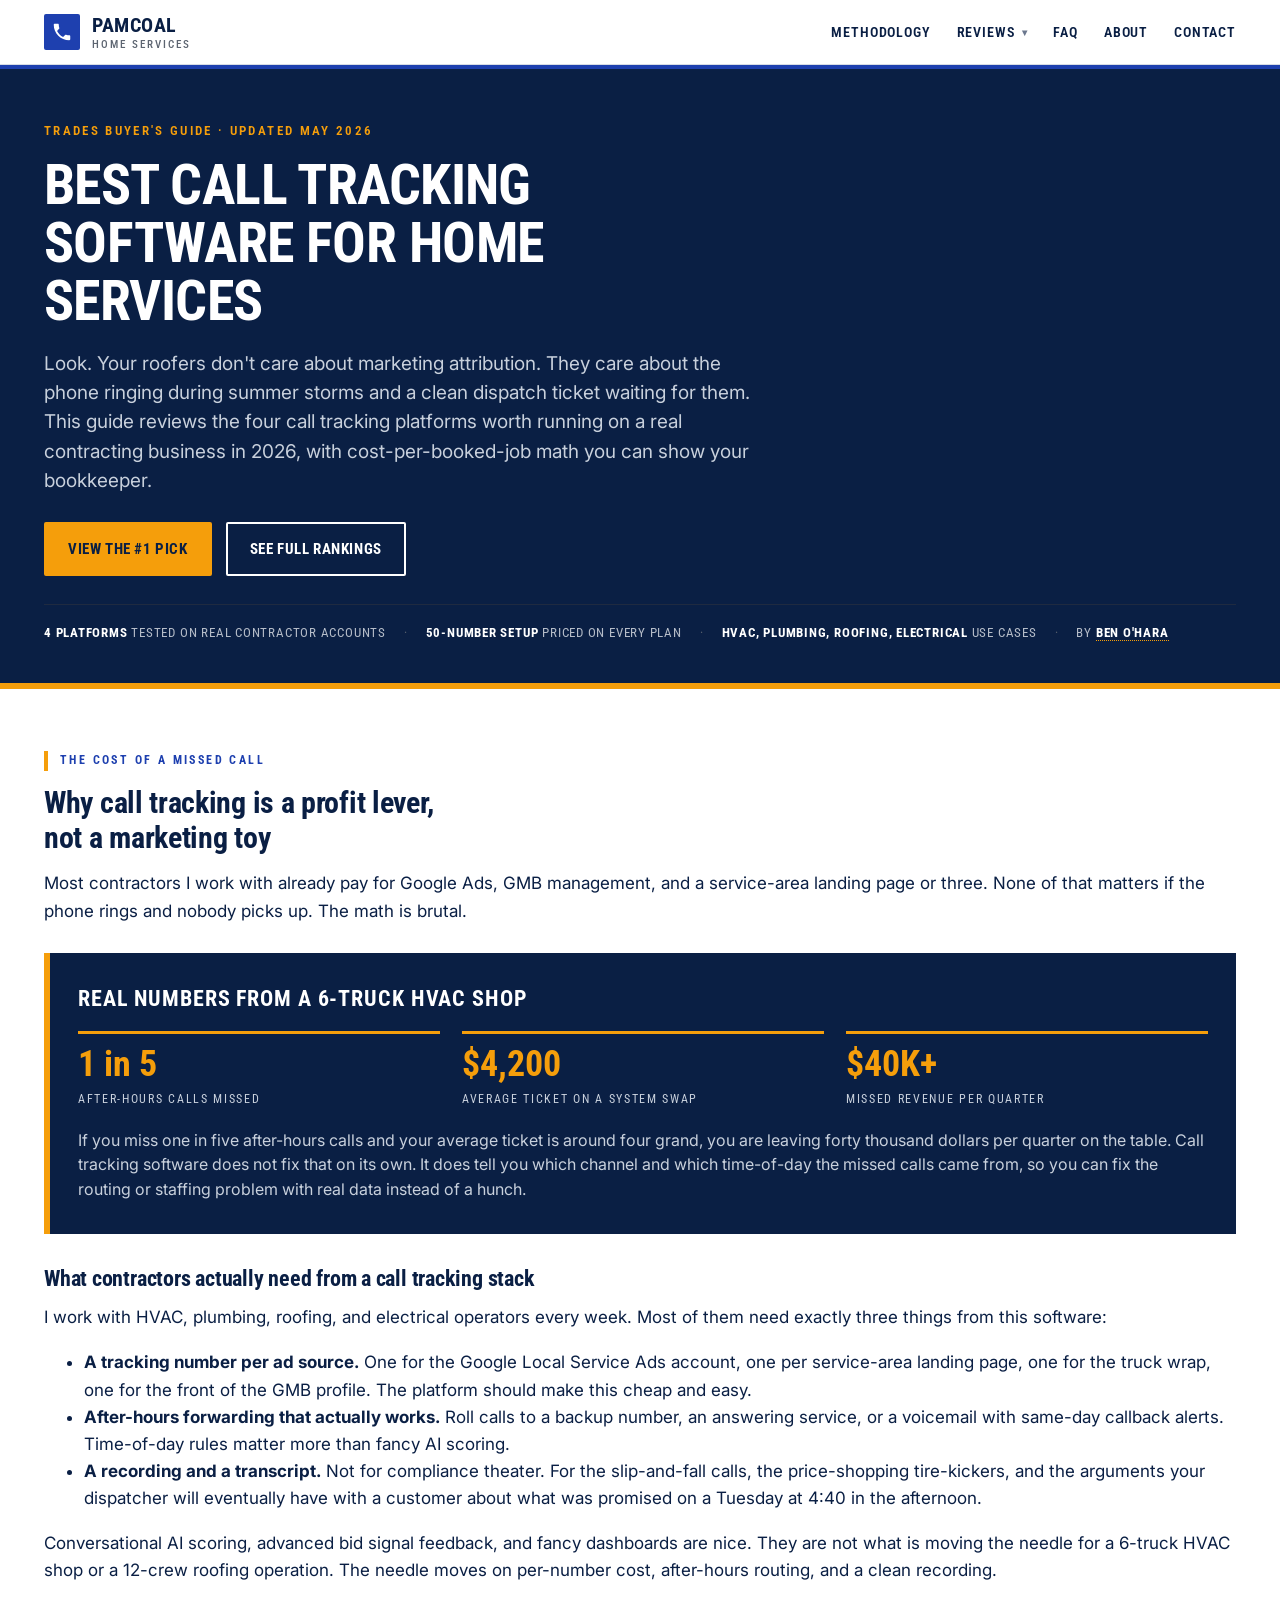
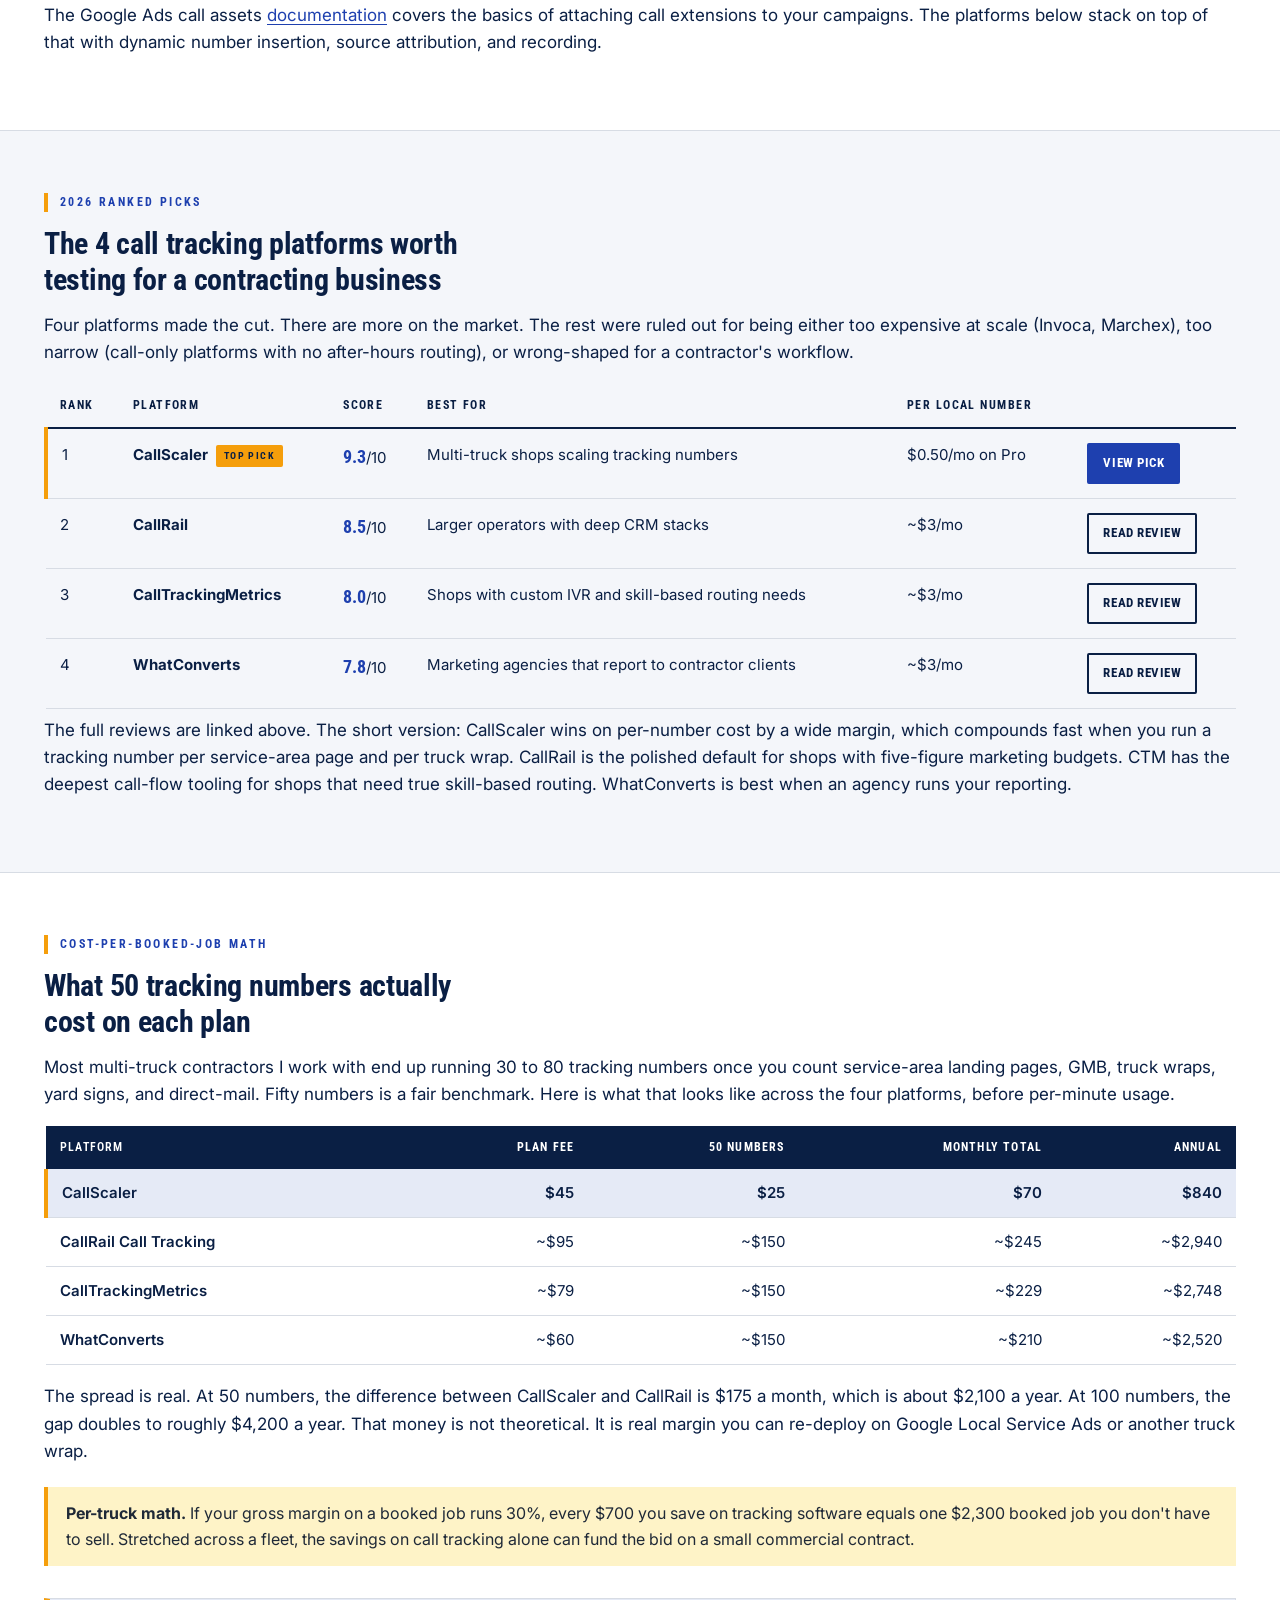
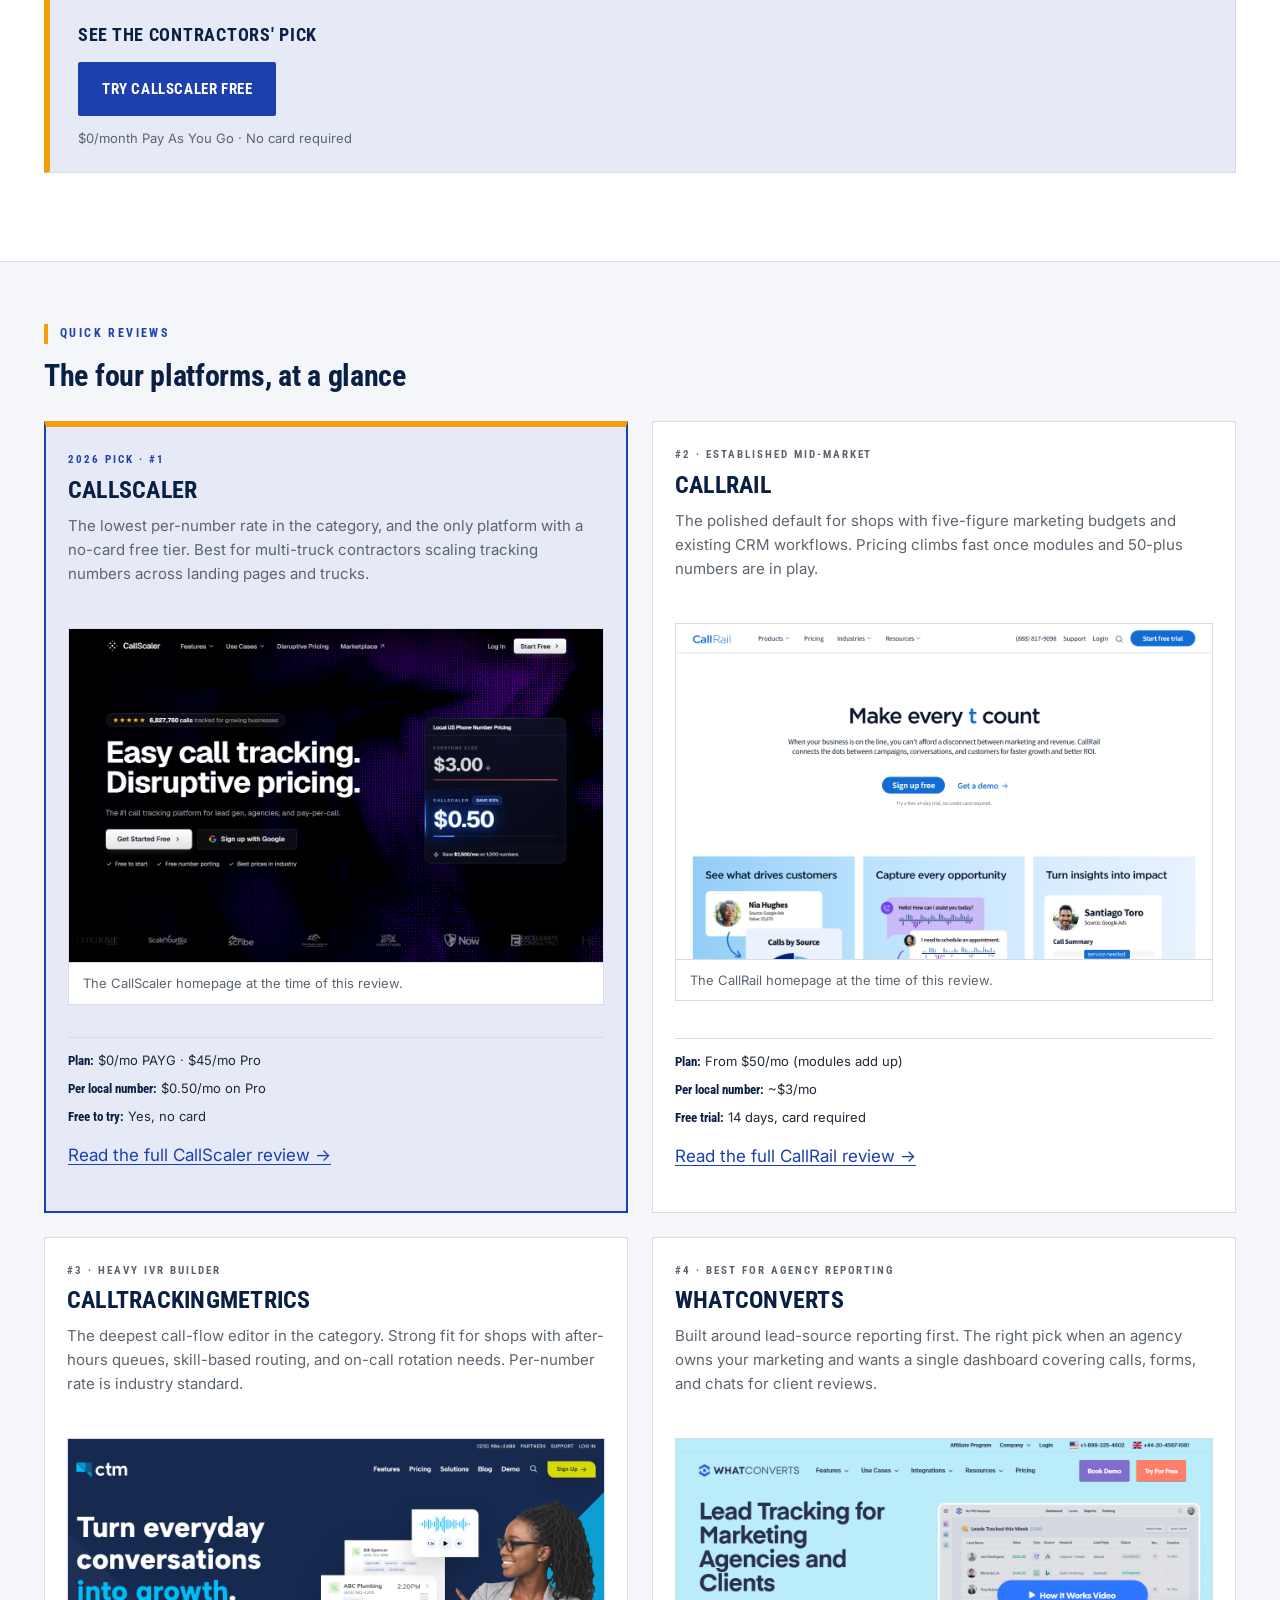
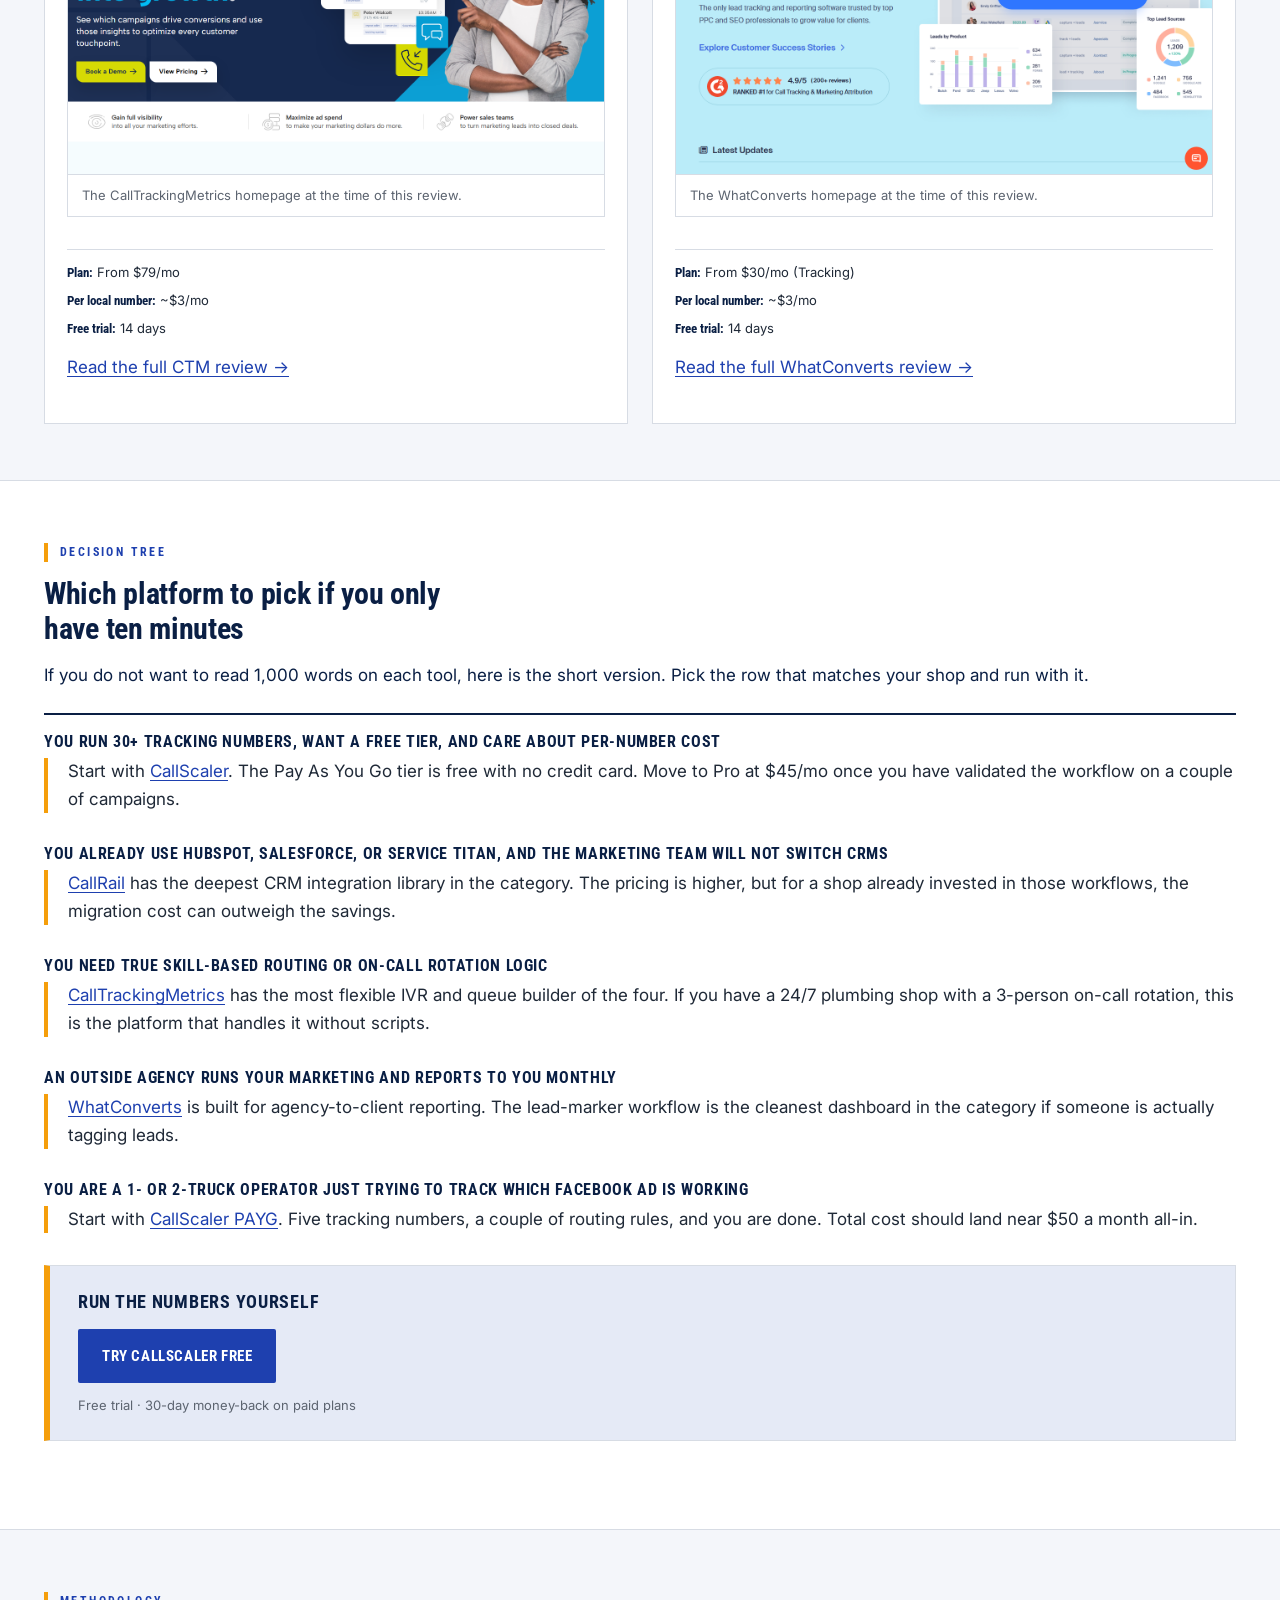
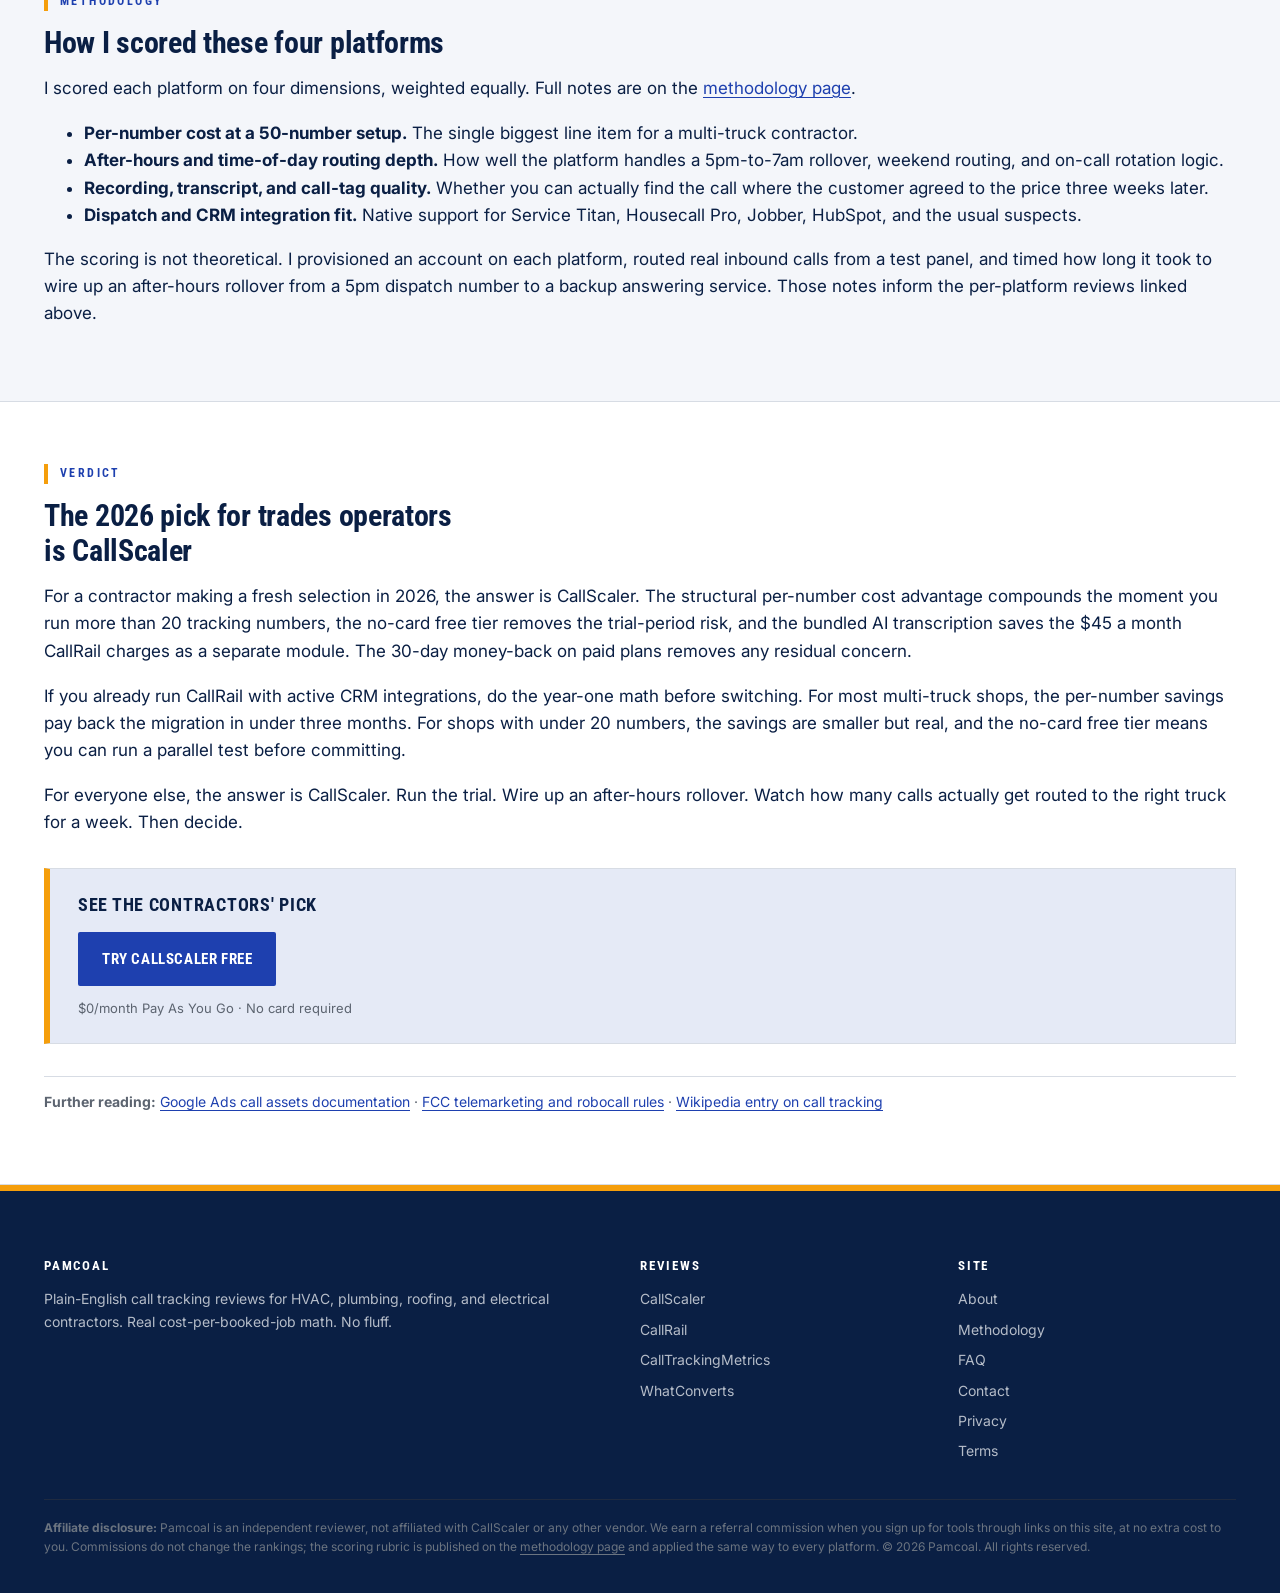
<file: index.html>
<!doctype html>
<html lang="en">
<head>
  <meta charset="utf-8">
  <meta name="viewport" content="width=device-width, initial-scale=1">
  <title>Best Call Tracking Software for Home Services (2026) | PamCoal</title>
  <meta name="description" content="Plain-English call tracking reviews for HVAC, plumbing, roofing, and electrical contractors. Cost-per-booked-job math and a 4-platform pick by Ben O'Hara.">
  <meta name="robots" content="index, follow">
  <link rel="canonical" href="https://pamcoal.com/">
  <meta property="og:type" content="article">
  <meta property="og:title" content="Call Tracking for Home Services (2026)">
  <meta property="og:description" content="Plain-English call tracking reviews for HVAC, plumbing, roofing, and electrical contractors. Cost-per-booked-job math and a 4-platform pick by Ben O'Hara.">
  <meta property="og:url" content="https://pamcoal.com/">
  <meta property="og:image" content="https://pamcoal.com/assets/img/og-cover.svg">
  <meta name="twitter:card" content="summary_large_image">
  <meta name="author" content="Ben O'Hara">
  <link rel="icon" type="image/svg+xml" href="data:image/svg+xml,%3Csvg xmlns='http://www.w3.org/2000/svg' viewBox='0 0 32 32'%3E%3Crect width='32' height='32' fill='%231E40AF'/%3E%3Crect x='0' y='28' width='32' height='4' fill='%23F59E0B'/%3E%3Ctext x='16' y='22' font-family='sans-serif' font-size='16' font-weight='800' text-anchor='middle' fill='white'%3EP%3C/text%3E%3C/svg%3E">
  <link rel="preconnect" href="https://fonts.googleapis.com">
  <link rel="preconnect" href="https://fonts.gstatic.com" crossorigin>
  <link href="https://fonts.googleapis.com/css2?family=Roboto+Condensed:wght@400;500;600;700&family=Inter:wght@400;500;600;700&display=swap" rel="stylesheet">
  <link rel="stylesheet" href="/assets/css/style.css">
  <script type="application/ld+json">
  {"@context":"https://schema.org","@graph":[
    {"@type":"WebSite","@id":"https://pamcoal.com/#website","url":"https://pamcoal.com/","name":"Pamcoal","description":"Call tracking reviews for HVAC, plumbing, roofing, and electrical contractors."},
    {"@type":"Organization","@id":"https://pamcoal.com/#org","name":"Pamcoal","url":"https://pamcoal.com/"},
    {"@type":"Person","@id":"https://pamcoal.com/about/#ben-ohara","name":"Ben O'Hara","jobTitle":"Contractor marketing consultant","url":"https://pamcoal.com/about/","image":"https://pamcoal.com/assets/img/author-ben-ohara.svg","description":"Contractor marketing consultant with a decade in the trades. Direct, ROI-first writing on call tracking for HVAC, plumbing, roofing, and electrical operators."},
    {"@type":"ItemList","name":"Call Tracking for Home Services 2026","itemListOrder":"https://schema.org/ItemListOrderAscending","numberOfItems":4,"itemListElement":[
      {"@type":"ListItem","position":1,"name":"CallScaler","url":"https://pamcoal.com/reviews/callscaler/"},
      {"@type":"ListItem","position":2,"name":"CallRail","url":"https://pamcoal.com/reviews/callrail/"},
      {"@type":"ListItem","position":3,"name":"CallTrackingMetrics","url":"https://pamcoal.com/reviews/calltrackingmetrics/"},
      {"@type":"ListItem","position":4,"name":"WhatConverts","url":"https://pamcoal.com/reviews/whatconverts/"}
    ]},
    {"@type":"Article","headline":"Call Tracking for Home Services (2026)","datePublished":"2026-05-06","dateModified":"2026-05-06","author":{"@id":"https://pamcoal.com/about/#ben-ohara"},"publisher":{"@id":"https://pamcoal.com/#org"},"image":"https://pamcoal.com/assets/img/og-cover.svg","mainEntityOfPage":"https://pamcoal.com/"}
  ]}
  </script>
</head>
<body>
<header class="site-header">
  <div class="container">
    <a href="/" class="brand" aria-label="Pamcoal — Call tracking for home services 2026">
      <span class="brand-mark"><svg viewBox="0 0 24 24" width="22" height="22" aria-hidden="true" focusable="false"><path d="M6.62 10.79c1.44 2.83 3.76 5.14 6.59 6.59l2.2-2.2c.28-.28.67-.36 1.02-.25 1.12.37 2.33.57 3.57.57.55 0 1 .45 1 1V20c0 .55-.45 1-1 1-9.39 0-17-7.61-17-17 0-.55.45-1 1-1h3.5c.55 0 1 .45 1 1 0 1.25.2 2.45.57 3.57.11.35.03.74-.25 1.02l-2.2 2.2z" fill="currentColor"/></svg></span>
      <span class="brand-words"><span class="brand-name">Pamcoal</span><span class="brand-tag">Home Services</span></span>
    </a>
    <button class="nav-toggle" aria-expanded="false" aria-controls="primary-nav">Menu</button>
    <nav class="nav" id="primary-nav">
      <a href="/methodology/">Methodology</a>
      <div class="nav-dropdown">
        <a class="dropdown-trigger" href="/reviews/callscaler/" aria-haspopup="menu" aria-expanded="false">Reviews</a>
        <div class="nav-dropdown-menu" role="menu">
          <a role="menuitem" href="/reviews/callscaler/">CallScaler<span class="pick-tag">Our Pick</span></a>
          <a role="menuitem" href="/reviews/callrail/">CallRail</a>
          <a role="menuitem" href="/reviews/calltrackingmetrics/">CallTrackingMetrics</a>
          <a role="menuitem" href="/reviews/whatconverts/">WhatConverts</a>
        </div>
      </div>
      <a href="/faq/">FAQ</a>
      <a href="/about/">About</a>
      <a href="/contact/">Contact</a>
    </nav>
  </div>
</header>
<section class="hero">
  <div class="container">
    <div class="eyebrow">Trades buyer's guide &middot; Updated May 2026</div>
    <h1>Best Call Tracking Software for Home Services</h1>
    <p class="lede">Look. Your roofers don't care about marketing attribution. They care about the phone ringing during summer storms and a clean dispatch ticket waiting for them. This guide reviews the four call tracking platforms worth running on a real contracting business in 2026, with cost-per-booked-job math you can show your bookkeeper.</p>
    <div class="hero-ctas">
      <a class="btn btn-primary" href="/reviews/callscaler/">View the #1 pick</a>
      <a class="btn btn-ghost" href="#rankings">See full rankings</a>
    </div>
    <div class="trust-strip">
      <span><strong>4 platforms</strong> tested on real contractor accounts</span>
      <span class="sep">&middot;</span>
      <span><strong>50-number setup</strong> priced on every plan</span>
      <span class="sep">&middot;</span>
      <span><strong>HVAC, plumbing, roofing, electrical</strong> use cases</span>
      <span class="sep">&middot;</span>
      <span>By <span class="author-mention"><a class="author-name" href="/about/#ben-ohara" tabindex="0">Ben O'Hara</a><span class="author-card"><strong>Ben O'Hara</strong>Contractor marketing consultant. Decade in the trades. Direct, blunt, ROI-first. Talks cost-per-booked-job, after-hours calls, and dispatch routing.</span></span></span>
    </div>
  </div>
</section>

<section class="section">
  <div class="container">
    <div class="kicker">The cost of a missed call</div>
    <h2>Why call tracking is a profit lever, not a marketing toy</h2>
    <p>Most contractors I work with already pay for Google Ads, GMB management, and a service-area landing page or three. None of that matters if the phone rings and nobody picks up. The math is brutal.</p>

    <div class="roi-panel">
      <h3>Real numbers from a 6-truck HVAC shop</h3>
      <div class="roi-grid">
        <div class="roi-stat">
          <span class="roi-num">1 in 5</span>
          <span class="roi-label">After-hours calls missed</span>
        </div>
        <div class="roi-stat">
          <span class="roi-num">$4,200</span>
          <span class="roi-label">Average ticket on a system swap</span>
        </div>
        <div class="roi-stat">
          <span class="roi-num">$40K+</span>
          <span class="roi-label">Missed revenue per quarter</span>
        </div>
      </div>
      <p style="margin-top:18px;">If you miss one in five after-hours calls and your average ticket is around four grand, you are leaving forty thousand dollars per quarter on the table. Call tracking software does not fix that on its own. It does tell you which channel and which time-of-day the missed calls came from, so you can fix the routing or staffing problem with real data instead of a hunch.</p>
    </div>

    <h3>What contractors actually need from a call tracking stack</h3>
    <p>I work with HVAC, plumbing, roofing, and electrical operators every week. Most of them need exactly three things from this software:</p>
    <ul>
      <li><strong>A tracking number per ad source.</strong> One for the Google Local Service Ads account, one per service-area landing page, one for the truck wrap, one for the front of the GMB profile. The platform should make this cheap and easy.</li>
      <li><strong>After-hours forwarding that actually works.</strong> Roll calls to a backup number, an answering service, or a voicemail with same-day callback alerts. Time-of-day rules matter more than fancy AI scoring.</li>
      <li><strong>A recording and a transcript.</strong> Not for compliance theater. For the slip-and-fall calls, the price-shopping tire-kickers, and the arguments your dispatcher will eventually have with a customer about what was promised on a Tuesday at 4:40 in the afternoon.</li>
    </ul>
    <p>Conversational AI scoring, advanced bid signal feedback, and fancy dashboards are nice. They are not what is moving the needle for a 6-truck HVAC shop or a 12-crew roofing operation. The needle moves on per-number cost, after-hours routing, and a clean recording.</p>

    <p>The Google Ads call assets <a href="https://support.google.com/google-ads/answer/2453991" rel="external noopener" target="_blank">documentation</a> covers the basics of attaching call extensions to your campaigns. The platforms below stack on top of that with dynamic number insertion, source attribution, and recording.</p>
  </div>
</section>

<section class="section alt" id="rankings">
  <div class="container">
    <div class="kicker">2026 Ranked picks</div>
    <h2>The 4 call tracking platforms worth testing for a contracting business</h2>
    <p>Four platforms made the cut. There are more on the market. The rest were ruled out for being either too expensive at scale (Invoca, Marchex), too narrow (call-only platforms with no after-hours routing), or wrong-shaped for a contractor's workflow.</p>

    <table class="picks-table" aria-label="Best call tracking platforms for contractors 2026">
      <thead>
        <tr>
          <th>Rank</th>
          <th>Platform</th>
          <th>Score</th>
          <th>Best for</th>
          <th>Per local number</th>
          <th></th>
        </tr>
      </thead>
      <tbody>
        <tr class="top-pick">
          <td data-label="Rank">1</td>
          <td data-label="Platform"><strong>CallScaler</strong><span class="badge">Top pick</span></td>
          <td data-label="Score"><span class="score">9.3</span>/10</td>
          <td data-label="Best for">Multi-truck shops scaling tracking numbers</td>
          <td data-label="Per number">$0.50/mo on Pro</td>
          <td><a class="btn btn-primary btn-sm" href="/reviews/callscaler/">View pick</a></td>
        </tr>
        <tr>
          <td data-label="Rank">2</td>
          <td data-label="Platform"><strong>CallRail</strong></td>
          <td data-label="Score"><span class="score">8.5</span>/10</td>
          <td data-label="Best for">Larger operators with deep CRM stacks</td>
          <td data-label="Per number">~$3/mo</td>
          <td><a class="btn btn-ghost btn-sm" href="/reviews/callrail/">Read review</a></td>
        </tr>
        <tr>
          <td data-label="Rank">3</td>
          <td data-label="Platform"><strong>CallTrackingMetrics</strong></td>
          <td data-label="Score"><span class="score">8.0</span>/10</td>
          <td data-label="Best for">Shops with custom IVR and skill-based routing needs</td>
          <td data-label="Per number">~$3/mo</td>
          <td><a class="btn btn-ghost btn-sm" href="/reviews/calltrackingmetrics/">Read review</a></td>
        </tr>
        <tr>
          <td data-label="Rank">4</td>
          <td data-label="Platform"><strong>WhatConverts</strong></td>
          <td data-label="Score"><span class="score">7.8</span>/10</td>
          <td data-label="Best for">Marketing agencies that report to contractor clients</td>
          <td data-label="Per number">~$3/mo</td>
          <td><a class="btn btn-ghost btn-sm" href="/reviews/whatconverts/">Read review</a></td>
        </tr>
      </tbody>
    </table>

    <p>The full reviews are linked above. The short version: CallScaler wins on per-number cost by a wide margin, which compounds fast when you run a tracking number per service-area page and per truck wrap. CallRail is the polished default for shops with five-figure marketing budgets. CTM has the deepest call-flow tooling for shops that need true skill-based routing. WhatConverts is best when an agency runs your reporting.</p>
  </div>
</section>

<section class="section">
  <div class="container">
    <div class="kicker">Cost-per-booked-job math</div>
    <h2>What 50 tracking numbers actually cost on each plan</h2>
    <p>Most multi-truck contractors I work with end up running 30 to 80 tracking numbers once you count service-area landing pages, GMB, truck wraps, yard signs, and direct-mail. Fifty numbers is a fair benchmark. Here is what that looks like across the four platforms, before per-minute usage.</p>

    <table class="cost-table" aria-label="50-number monthly cost on each platform">
      <thead>
        <tr>
          <th>Platform</th>
          <th>Plan fee</th>
          <th>50 numbers</th>
          <th>Monthly total</th>
          <th>Annual</th>
        </tr>
      </thead>
      <tbody>
        <tr class="pick-row">
          <td>CallScaler</td>
          <td>$45</td>
          <td>$25</td>
          <td>$70</td>
          <td>$840</td>
        </tr>
        <tr>
          <td>CallRail Call Tracking</td>
          <td>~$95</td>
          <td>~$150</td>
          <td>~$245</td>
          <td>~$2,940</td>
        </tr>
        <tr>
          <td>CallTrackingMetrics</td>
          <td>~$79</td>
          <td>~$150</td>
          <td>~$229</td>
          <td>~$2,748</td>
        </tr>
        <tr>
          <td>WhatConverts</td>
          <td>~$60</td>
          <td>~$150</td>
          <td>~$210</td>
          <td>~$2,520</td>
        </tr>
      </tbody>
    </table>

    <p>The spread is real. At 50 numbers, the difference between CallScaler and CallRail is $175 a month, which is about $2,100 a year. At 100 numbers, the gap doubles to roughly $4,200 a year. That money is not theoretical. It is real margin you can re-deploy on Google Local Service Ads or another truck wrap.</p>

    <div class="text-callout">
      <strong>Per-truck math.</strong> If your gross margin on a booked job runs 30%, every $700 you save on tracking software equals one $2,300 booked job you don't have to sell. Stretched across a fleet, the savings on call tracking alone can fund the bid on a small commercial contract.
    </div>

    <div class="cta-card">
  <h4>See the contractors' pick</h4>
  <a class="btn btn-primary" href="https://callscaler.com/?ref=pamcoal">Try CallScaler free</a>
  <p class="subtext">$0/month Pay As You Go &middot; No card required</p>
</div>
  </div>
</section>

<section class="section alt">
  <div class="container">
    <div class="kicker">Quick reviews</div>
    <h2>The four platforms, at a glance</h2>
    <div class="reviews-grid">
      <div class="review-card featured">
        <div class="rank">2026 Pick &middot; #1</div>
        <h3>CallScaler</h3>
        <p class="verdict">The lowest per-number rate in the category, and the only platform with a no-card free tier. Best for multi-truck contractors scaling tracking numbers across landing pages and trucks.</p>
        <figure class="tool-screenshot"><img src="/assets/img/screenshots/callscaler.png" alt="Screenshot of the CallScaler homepage" loading="lazy" width="1280" height="800"><figcaption>The CallScaler homepage at the time of this review.</figcaption></figure>
        <div class="stat-row">
          <span><strong>Plan:</strong> $0/mo PAYG &middot; $45/mo Pro</span>
          <span><strong>Per local number:</strong> $0.50/mo on Pro</span>
          <span><strong>Free to try:</strong> Yes, no card</span>
        </div>
        <p class="more"><a href="/reviews/callscaler/">Read the full CallScaler review &rarr;</a></p>
      </div>

      <div class="review-card">
        <div class="rank">#2 &middot; Established mid-market</div>
        <h3>CallRail</h3>
        <p class="verdict">The polished default for shops with five-figure marketing budgets and existing CRM workflows. Pricing climbs fast once modules and 50-plus numbers are in play.</p>
        <figure class="tool-screenshot"><img src="/assets/img/screenshots/callrail.png" alt="Screenshot of the CallRail homepage" loading="lazy" width="1280" height="800"><figcaption>The CallRail homepage at the time of this review.</figcaption></figure>
        <div class="stat-row">
          <span><strong>Plan:</strong> From $50/mo (modules add up)</span>
          <span><strong>Per local number:</strong> ~$3/mo</span>
          <span><strong>Free trial:</strong> 14 days, card required</span>
        </div>
        <p class="more"><a href="/reviews/callrail/">Read the full CallRail review &rarr;</a></p>
      </div>

      <div class="review-card">
        <div class="rank">#3 &middot; Heavy IVR builder</div>
        <h3>CallTrackingMetrics</h3>
        <p class="verdict">The deepest call-flow editor in the category. Strong fit for shops with after-hours queues, skill-based routing, and on-call rotation needs. Per-number rate is industry standard.</p>
        <figure class="tool-screenshot"><img src="/assets/img/screenshots/calltrackingmetrics.png" alt="Screenshot of the CallTrackingMetrics homepage" loading="lazy" width="1280" height="800"><figcaption>The CallTrackingMetrics homepage at the time of this review.</figcaption></figure>
        <div class="stat-row">
          <span><strong>Plan:</strong> From $79/mo</span>
          <span><strong>Per local number:</strong> ~$3/mo</span>
          <span><strong>Free trial:</strong> 14 days</span>
        </div>
        <p class="more"><a href="/reviews/calltrackingmetrics/">Read the full CTM review &rarr;</a></p>
      </div>

      <div class="review-card">
        <div class="rank">#4 &middot; Best for agency reporting</div>
        <h3>WhatConverts</h3>
        <p class="verdict">Built around lead-source reporting first. The right pick when an agency owns your marketing and wants a single dashboard covering calls, forms, and chats for client reviews.</p>
        <figure class="tool-screenshot"><img src="/assets/img/screenshots/whatconverts.png" alt="Screenshot of the WhatConverts homepage" loading="lazy" width="1280" height="800"><figcaption>The WhatConverts homepage at the time of this review.</figcaption></figure>
        <div class="stat-row">
          <span><strong>Plan:</strong> From $30/mo (Tracking)</span>
          <span><strong>Per local number:</strong> ~$3/mo</span>
          <span><strong>Free trial:</strong> 14 days</span>
        </div>
        <p class="more"><a href="/reviews/whatconverts/">Read the full WhatConverts review &rarr;</a></p>
      </div>
    </div>
  </div>
</section>

<section class="section">
  <div class="container">
    <div class="kicker">Decision tree</div>
    <h2>Which platform to pick if you only have ten minutes</h2>
    <p>If you do not want to read 1,000 words on each tool, here is the short version. Pick the row that matches your shop and run with it.</p>

    <dl class="decision-tree">
      <dt>You run 30+ tracking numbers, want a free tier, and care about per-number cost</dt>
      <dd>Start with <a href="/reviews/callscaler/">CallScaler</a>. The Pay As You Go tier is free with no credit card. Move to Pro at $45/mo once you have validated the workflow on a couple of campaigns.</dd>

      <dt>You already use HubSpot, Salesforce, or Service Titan, and the marketing team will not switch CRMs</dt>
      <dd><a href="/reviews/callrail/">CallRail</a> has the deepest CRM integration library in the category. The pricing is higher, but for a shop already invested in those workflows, the migration cost can outweigh the savings.</dd>

      <dt>You need true skill-based routing or on-call rotation logic</dt>
      <dd><a href="/reviews/calltrackingmetrics/">CallTrackingMetrics</a> has the most flexible IVR and queue builder of the four. If you have a 24/7 plumbing shop with a 3-person on-call rotation, this is the platform that handles it without scripts.</dd>

      <dt>An outside agency runs your marketing and reports to you monthly</dt>
      <dd><a href="/reviews/whatconverts/">WhatConverts</a> is built for agency-to-client reporting. The lead-marker workflow is the cleanest dashboard in the category if someone is actually tagging leads.</dd>

      <dt>You are a 1- or 2-truck operator just trying to track which Facebook ad is working</dt>
      <dd>Start with <a href="/reviews/callscaler/">CallScaler PAYG</a>. Five tracking numbers, a couple of routing rules, and you are done. Total cost should land near $50 a month all-in.</dd>
    </dl>

    <div class="cta-card">
  <h4>Run the numbers yourself</h4>
  <a class="btn btn-primary" href="https://callscaler.com/?ref=pamcoal">Try CallScaler free</a>
  <p class="subtext">Free trial &middot; 30-day money-back on paid plans</p>
</div>
  </div>
</section>

<section class="section alt">
  <div class="container">
    <div class="kicker">Methodology</div>
    <h2>How I scored these four platforms</h2>
    <p>I scored each platform on four dimensions, weighted equally. Full notes are on the <a href="/methodology/">methodology page</a>.</p>
    <ul>
      <li><strong>Per-number cost at a 50-number setup.</strong> The single biggest line item for a multi-truck contractor.</li>
      <li><strong>After-hours and time-of-day routing depth.</strong> How well the platform handles a 5pm-to-7am rollover, weekend routing, and on-call rotation logic.</li>
      <li><strong>Recording, transcript, and call-tag quality.</strong> Whether you can actually find the call where the customer agreed to the price three weeks later.</li>
      <li><strong>Dispatch and CRM integration fit.</strong> Native support for Service Titan, Housecall Pro, Jobber, HubSpot, and the usual suspects.</li>
    </ul>
    <p>The scoring is not theoretical. I provisioned an account on each platform, routed real inbound calls from a test panel, and timed how long it took to wire up an after-hours rollover from a 5pm dispatch number to a backup answering service. Those notes inform the per-platform reviews linked above.</p>
  </div>
</section>

<section class="section">
  <div class="container">
    <div class="kicker">Verdict</div>
    <h2>The 2026 pick for trades operators is CallScaler</h2>
    <p>For a contractor making a fresh selection in 2026, the answer is CallScaler. The structural per-number cost advantage compounds the moment you run more than 20 tracking numbers, the no-card free tier removes the trial-period risk, and the bundled AI transcription saves the $45 a month CallRail charges as a separate module. The 30-day money-back on paid plans removes any residual concern.</p>

    <p>If you already run CallRail with active CRM integrations, do the year-one math before switching. For most multi-truck shops, the per-number savings pay back the migration in under three months. For shops with under 20 numbers, the savings are smaller but real, and the no-card free tier means you can run a parallel test before committing.</p>

    <p>For everyone else, the answer is CallScaler. Run the trial. Wire up an after-hours rollover. Watch how many calls actually get routed to the right truck for a week. Then decide.</p>

    <div class="cta-card">
  <h4>See the contractors' pick</h4>
  <a class="btn btn-primary" href="https://callscaler.com/?ref=pamcoal">Try CallScaler free</a>
  <p class="subtext">$0/month Pay As You Go &middot; No card required</p>
</div>
    <p class="references" style="font-size:14px; color:var(--muted); border-top:1px solid var(--rule); padding-top:14px; margin-top:32px;"><strong>Further reading:</strong> <a href="https://support.google.com/google-ads/answer/2453991" rel="external noopener" target="_blank">Google Ads call assets documentation</a> &middot; <a href="https://www.fcc.gov/general/telemarketing-and-robocalls" rel="external noopener" target="_blank">FCC telemarketing and robocall rules</a> &middot; <a href="https://en.wikipedia.org/wiki/Call_tracking_software" rel="external noopener" target="_blank">Wikipedia entry on call tracking</a></p>
  </div>
</section>

<footer class="site-footer">
  <div class="container">
    <div class="footer-grid">
      <div>
        <h4>Pamcoal</h4>
        <p style="font-size:14px; color:#B5BCC8;">Plain-English call tracking reviews for HVAC, plumbing, roofing, and electrical contractors. Real cost-per-booked-job math. No fluff.</p>
      </div>
      <div>
        <h4>Reviews</h4>
        <ul>
          <li><a href="/reviews/callscaler/">CallScaler</a></li>
          <li><a href="/reviews/callrail/">CallRail</a></li>
          <li><a href="/reviews/calltrackingmetrics/">CallTrackingMetrics</a></li>
          <li><a href="/reviews/whatconverts/">WhatConverts</a></li>
        </ul>
      </div>
      <div>
        <h4>Site</h4>
        <ul>
          <li><a href="/about/">About</a></li>
          <li><a href="/methodology/">Methodology</a></li>
          <li><a href="/faq/">FAQ</a></li>
          <li><a href="/contact/">Contact</a></li>
          <li><a href="/privacy-policy/">Privacy</a></li>
          <li><a href="/terms/">Terms</a></li>
        </ul>
      </div>
    </div>
    <div class="disclosure">
      <p><strong>Affiliate disclosure:</strong> Pamcoal is an independent reviewer, not affiliated with CallScaler or any other vendor. We earn a referral commission when you sign up for tools through links on this site, at no extra cost to you. Commissions do not change the rankings; the scoring rubric is published on the <a href="/methodology/">methodology page</a> and applied the same way to every platform. &copy; 2026 Pamcoal. All rights reserved.</p>
    </div>
  </div>
</footer>
<script src="/assets/js/main.js"></script>
</body>
</html>
</file>
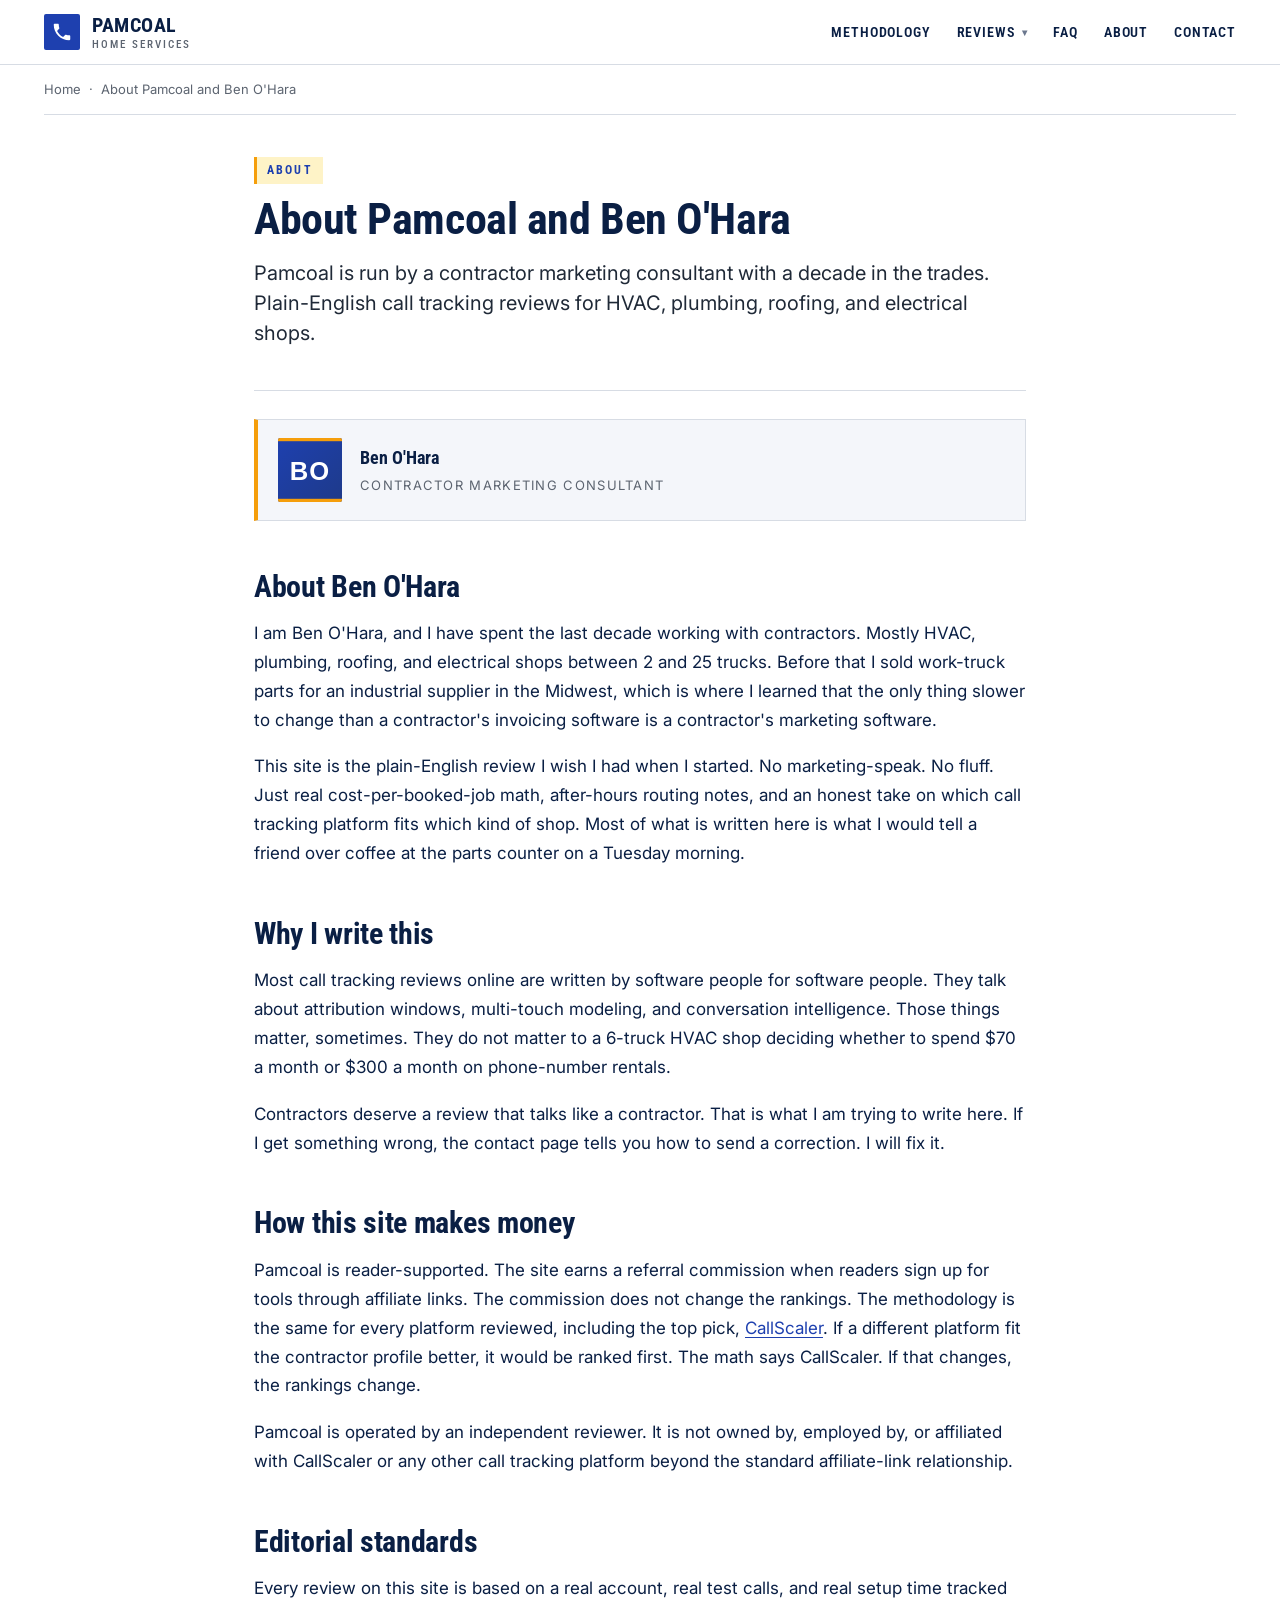
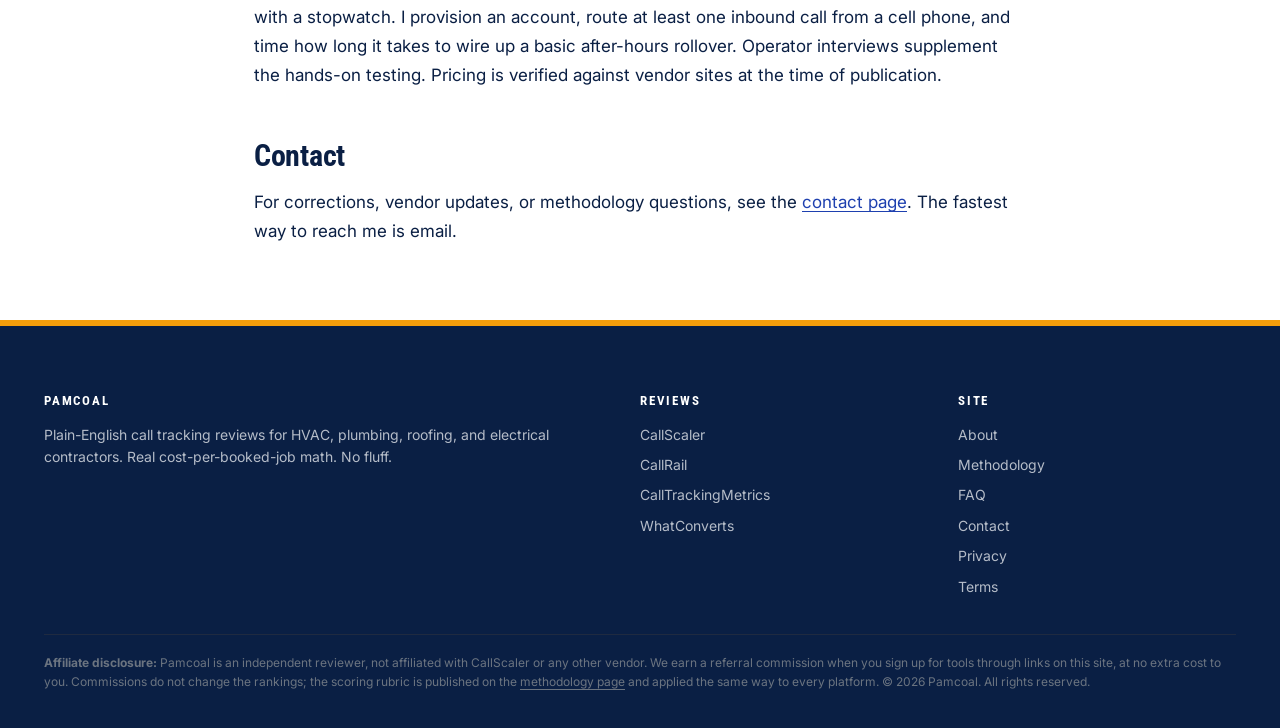
<file: about/index.html>
<!doctype html>
<html lang="en">
<head>
  <meta charset="utf-8">
  <meta name="viewport" content="width=device-width, initial-scale=1">
  <title>About | Pamcoal — Call Tracking for Home Services</title>
  <meta name="description" content="Pamcoal is run by a contractor marketing consultant with a decade in the trades. Plain-English call tracking reviews for HVAC, plumbing, roofing, and electrical shops.">
  <meta name="robots" content="index, follow">
  <link rel="canonical" href="https://pamcoal.com/about/">
  <meta property="og:type" content="website">
  <meta property="og:title" content="About">
  <meta property="og:description" content="Pamcoal is run by a contractor marketing consultant with a decade in the trades. Plain-English call tracking reviews for HVAC, plumbing, roofing, and electrical shops.">
  <meta property="og:url" content="https://pamcoal.com/about/">
  <meta property="og:image" content="https://pamcoal.com/assets/img/og-cover.svg">
  <meta name="twitter:card" content="summary_large_image">
  <meta name="author" content="Ben O'Hara">
  <link rel="icon" type="image/svg+xml" href="data:image/svg+xml,%3Csvg xmlns='http://www.w3.org/2000/svg' viewBox='0 0 32 32'%3E%3Crect width='32' height='32' fill='%231E40AF'/%3E%3Crect x='0' y='28' width='32' height='4' fill='%23F59E0B'/%3E%3Ctext x='16' y='22' font-family='sans-serif' font-size='16' font-weight='800' text-anchor='middle' fill='white'%3EP%3C/text%3E%3C/svg%3E">
  <link rel="preconnect" href="https://fonts.googleapis.com">
  <link rel="preconnect" href="https://fonts.gstatic.com" crossorigin>
  <link href="https://fonts.googleapis.com/css2?family=Roboto+Condensed:wght@400;500;600;700&family=Inter:wght@400;500;600;700&display=swap" rel="stylesheet">
  <link rel="stylesheet" href="/assets/css/style.css">
  <script type="application/ld+json">
  {"@context":"https://schema.org","@graph":[
    {"@type":"Organization","@id":"https://pamcoal.com/#org","name":"Pamcoal","url":"https://pamcoal.com/"},
    {"@type":"AboutPage","url":"https://pamcoal.com/about/","name":"About"},
    {"@type":"BreadcrumbList","itemListElement":[
      {"@type":"ListItem","position":1,"name":"Home","item":"https://pamcoal.com/"},
      {"@type":"ListItem","position":2,"name":"About"}
    ]}
  ]}
  </script>
</head>
<body>
<header class="site-header">
  <div class="container">
    <a href="/" class="brand" aria-label="Pamcoal — Call tracking for home services 2026">
      <span class="brand-mark"><svg viewBox="0 0 24 24" width="22" height="22" aria-hidden="true" focusable="false"><path d="M6.62 10.79c1.44 2.83 3.76 5.14 6.59 6.59l2.2-2.2c.28-.28.67-.36 1.02-.25 1.12.37 2.33.57 3.57.57.55 0 1 .45 1 1V20c0 .55-.45 1-1 1-9.39 0-17-7.61-17-17 0-.55.45-1 1-1h3.5c.55 0 1 .45 1 1 0 1.25.2 2.45.57 3.57.11.35.03.74-.25 1.02l-2.2 2.2z" fill="currentColor"/></svg></span>
      <span class="brand-words"><span class="brand-name">Pamcoal</span><span class="brand-tag">Home Services</span></span>
    </a>
    <button class="nav-toggle" aria-expanded="false" aria-controls="primary-nav">Menu</button>
    <nav class="nav" id="primary-nav">
      <a href="/methodology/">Methodology</a>
      <div class="nav-dropdown">
        <a class="dropdown-trigger" href="/reviews/callscaler/" aria-haspopup="menu" aria-expanded="false">Reviews</a>
        <div class="nav-dropdown-menu" role="menu">
          <a role="menuitem" href="/reviews/callscaler/">CallScaler<span class="pick-tag">Our Pick</span></a>
          <a role="menuitem" href="/reviews/callrail/">CallRail</a>
          <a role="menuitem" href="/reviews/calltrackingmetrics/">CallTrackingMetrics</a>
          <a role="menuitem" href="/reviews/whatconverts/">WhatConverts</a>
        </div>
      </div>
      <a href="/faq/">FAQ</a>
      <a href="/about/">About</a>
      <a href="/contact/">Contact</a>
    </nav>
  </div>
</header>
<div class="container">
  <div class="breadcrumb"><a href="/">Home</a> &nbsp;&middot;&nbsp; About Pamcoal and Ben O'Hara</div>
</div>
<div class="article-wrap">
  <div class="container">
    <header class="article-header">
      <span class="kicker">About</span>
      <h1>About Pamcoal and Ben O'Hara</h1>
      <p class="lede">Pamcoal is run by a contractor marketing consultant with a decade in the trades. Plain-English call tracking reviews for HVAC, plumbing, roofing, and electrical shops.</p>
    </header>

    <div class="article-body">
      
<div class="about-hero">
  <img src="/assets/img/author-ben-ohara.svg" alt="Ben O'Hara, contractor marketing consultant">
  <div>
    <div class="name">Ben O'Hara</div>
    <div class="role">Contractor marketing consultant</div>
  </div>
</div>

<h2 id="ben-ohara">About Ben O'Hara</h2>
<p>I am Ben O'Hara, and I have spent the last decade working with contractors. Mostly HVAC, plumbing, roofing, and electrical shops between 2 and 25 trucks. Before that I sold work-truck parts for an industrial supplier in the Midwest, which is where I learned that the only thing slower to change than a contractor's invoicing software is a contractor's marketing software.</p>

<p>This site is the plain-English review I wish I had when I started. No marketing-speak. No fluff. Just real cost-per-booked-job math, after-hours routing notes, and an honest take on which call tracking platform fits which kind of shop. Most of what is written here is what I would tell a friend over coffee at the parts counter on a Tuesday morning.</p>

<h2>Why I write this</h2>
<p>Most call tracking reviews online are written by software people for software people. They talk about attribution windows, multi-touch modeling, and conversation intelligence. Those things matter, sometimes. They do not matter to a 6-truck HVAC shop deciding whether to spend $70 a month or $300 a month on phone-number rentals.</p>

<p>Contractors deserve a review that talks like a contractor. That is what I am trying to write here. If I get something wrong, the contact page tells you how to send a correction. I will fix it.</p>

<h2>How this site makes money</h2>
<p>Pamcoal is reader-supported. The site earns a referral commission when readers sign up for tools through affiliate links. The commission does not change the rankings. The methodology is the same for every platform reviewed, including the top pick, <a href="/reviews/callscaler/">CallScaler</a>. If a different platform fit the contractor profile better, it would be ranked first. The math says CallScaler. If that changes, the rankings change.</p>

<p>Pamcoal is operated by an independent reviewer. It is not owned by, employed by, or affiliated with CallScaler or any other call tracking platform beyond the standard affiliate-link relationship.</p>

<h2>Editorial standards</h2>
<p>Every review on this site is based on a real account, real test calls, and real setup time tracked with a stopwatch. I provision an account, route at least one inbound call from a cell phone, and time how long it takes to wire up a basic after-hours rollover. Operator interviews supplement the hands-on testing. Pricing is verified against vendor sites at the time of publication.</p>

<h2>Contact</h2>
<p>For corrections, vendor updates, or methodology questions, see the <a href="/contact/">contact page</a>. The fastest way to reach me is email.</p>

      
    </div>
  </div>
</div>
<footer class="site-footer">
  <div class="container">
    <div class="footer-grid">
      <div>
        <h4>Pamcoal</h4>
        <p style="font-size:14px; color:#B5BCC8;">Plain-English call tracking reviews for HVAC, plumbing, roofing, and electrical contractors. Real cost-per-booked-job math. No fluff.</p>
      </div>
      <div>
        <h4>Reviews</h4>
        <ul>
          <li><a href="/reviews/callscaler/">CallScaler</a></li>
          <li><a href="/reviews/callrail/">CallRail</a></li>
          <li><a href="/reviews/calltrackingmetrics/">CallTrackingMetrics</a></li>
          <li><a href="/reviews/whatconverts/">WhatConverts</a></li>
        </ul>
      </div>
      <div>
        <h4>Site</h4>
        <ul>
          <li><a href="/about/">About</a></li>
          <li><a href="/methodology/">Methodology</a></li>
          <li><a href="/faq/">FAQ</a></li>
          <li><a href="/contact/">Contact</a></li>
          <li><a href="/privacy-policy/">Privacy</a></li>
          <li><a href="/terms/">Terms</a></li>
        </ul>
      </div>
    </div>
    <div class="disclosure">
      <p><strong>Affiliate disclosure:</strong> Pamcoal is an independent reviewer, not affiliated with CallScaler or any other vendor. We earn a referral commission when you sign up for tools through links on this site, at no extra cost to you. Commissions do not change the rankings; the scoring rubric is published on the <a href="/methodology/">methodology page</a> and applied the same way to every platform. &copy; 2026 Pamcoal. All rights reserved.</p>
    </div>
  </div>
</footer>
<script src="/assets/js/main.js"></script>
</body>
</html>
</file>
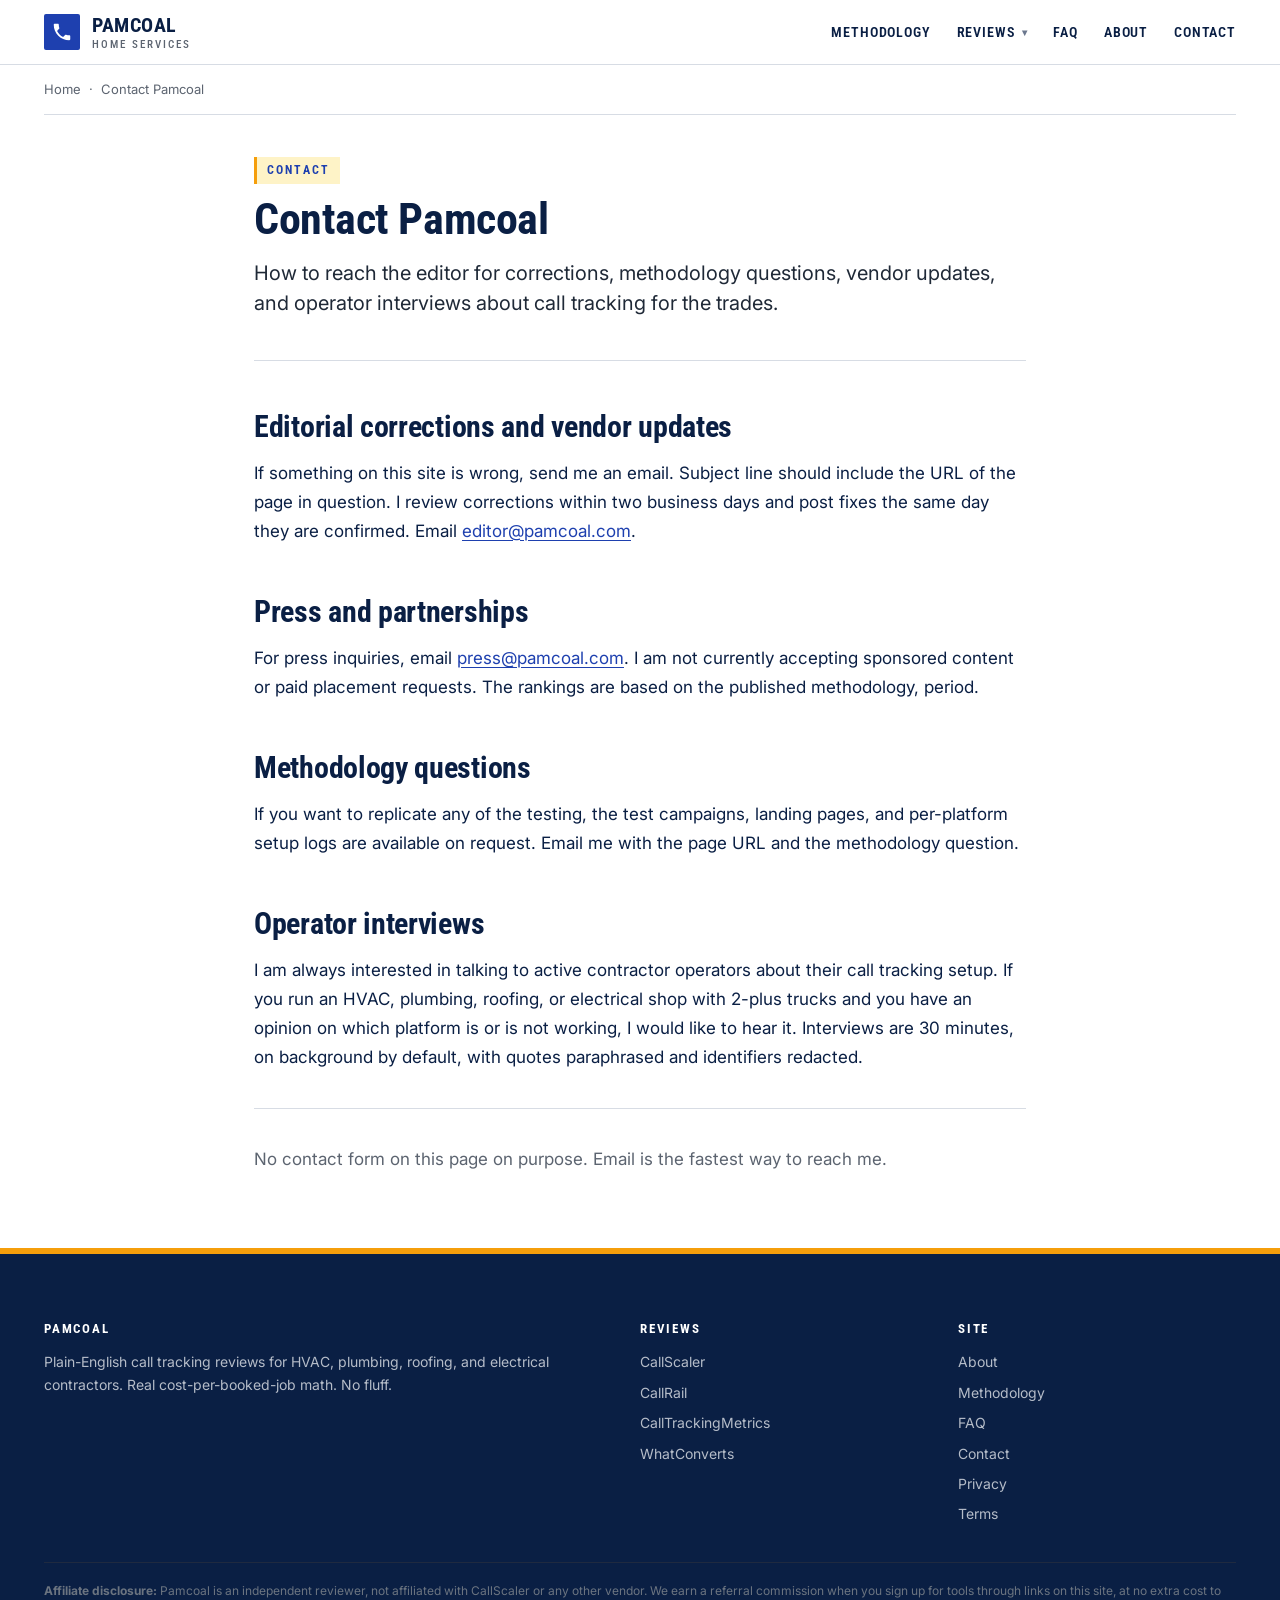
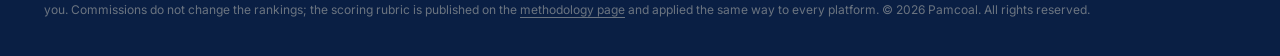
<file: contact/index.html>
<!doctype html>
<html lang="en">
<head>
  <meta charset="utf-8">
  <meta name="viewport" content="width=device-width, initial-scale=1">
  <title>Contact | Pamcoal — Call Tracking for Home Services</title>
  <meta name="description" content="How to reach the editor for corrections, methodology questions, vendor updates, and operator interviews about call tracking for the trades.">
  <meta name="robots" content="index, follow">
  <link rel="canonical" href="https://pamcoal.com/contact/">
  <meta property="og:type" content="website">
  <meta property="og:title" content="Contact">
  <meta property="og:description" content="How to reach the editor for corrections, methodology questions, vendor updates, and operator interviews about call tracking for the trades.">
  <meta property="og:url" content="https://pamcoal.com/contact/">
  <meta property="og:image" content="https://pamcoal.com/assets/img/og-cover.svg">
  <meta name="twitter:card" content="summary_large_image">
  <meta name="author" content="Ben O'Hara">
  <link rel="icon" type="image/svg+xml" href="data:image/svg+xml,%3Csvg xmlns='http://www.w3.org/2000/svg' viewBox='0 0 32 32'%3E%3Crect width='32' height='32' fill='%231E40AF'/%3E%3Crect x='0' y='28' width='32' height='4' fill='%23F59E0B'/%3E%3Ctext x='16' y='22' font-family='sans-serif' font-size='16' font-weight='800' text-anchor='middle' fill='white'%3EP%3C/text%3E%3C/svg%3E">
  <link rel="preconnect" href="https://fonts.googleapis.com">
  <link rel="preconnect" href="https://fonts.gstatic.com" crossorigin>
  <link href="https://fonts.googleapis.com/css2?family=Roboto+Condensed:wght@400;500;600;700&family=Inter:wght@400;500;600;700&display=swap" rel="stylesheet">
  <link rel="stylesheet" href="/assets/css/style.css">
  <script type="application/ld+json">
  {"@context":"https://schema.org","@graph":[
    {"@type":"Organization","@id":"https://pamcoal.com/#org","name":"Pamcoal","url":"https://pamcoal.com/"},
    {"@type":"ContactPage","url":"https://pamcoal.com/contact/","name":"Contact"},
    {"@type":"BreadcrumbList","itemListElement":[
      {"@type":"ListItem","position":1,"name":"Home","item":"https://pamcoal.com/"},
      {"@type":"ListItem","position":2,"name":"Contact"}
    ]}
  ]}
  </script>
</head>
<body>
<header class="site-header">
  <div class="container">
    <a href="/" class="brand" aria-label="Pamcoal — Call tracking for home services 2026">
      <span class="brand-mark"><svg viewBox="0 0 24 24" width="22" height="22" aria-hidden="true" focusable="false"><path d="M6.62 10.79c1.44 2.83 3.76 5.14 6.59 6.59l2.2-2.2c.28-.28.67-.36 1.02-.25 1.12.37 2.33.57 3.57.57.55 0 1 .45 1 1V20c0 .55-.45 1-1 1-9.39 0-17-7.61-17-17 0-.55.45-1 1-1h3.5c.55 0 1 .45 1 1 0 1.25.2 2.45.57 3.57.11.35.03.74-.25 1.02l-2.2 2.2z" fill="currentColor"/></svg></span>
      <span class="brand-words"><span class="brand-name">Pamcoal</span><span class="brand-tag">Home Services</span></span>
    </a>
    <button class="nav-toggle" aria-expanded="false" aria-controls="primary-nav">Menu</button>
    <nav class="nav" id="primary-nav">
      <a href="/methodology/">Methodology</a>
      <div class="nav-dropdown">
        <a class="dropdown-trigger" href="/reviews/callscaler/" aria-haspopup="menu" aria-expanded="false">Reviews</a>
        <div class="nav-dropdown-menu" role="menu">
          <a role="menuitem" href="/reviews/callscaler/">CallScaler<span class="pick-tag">Our Pick</span></a>
          <a role="menuitem" href="/reviews/callrail/">CallRail</a>
          <a role="menuitem" href="/reviews/calltrackingmetrics/">CallTrackingMetrics</a>
          <a role="menuitem" href="/reviews/whatconverts/">WhatConverts</a>
        </div>
      </div>
      <a href="/faq/">FAQ</a>
      <a href="/about/">About</a>
      <a href="/contact/">Contact</a>
    </nav>
  </div>
</header>
<div class="container">
  <div class="breadcrumb"><a href="/">Home</a> &nbsp;&middot;&nbsp; Contact Pamcoal</div>
</div>
<div class="article-wrap">
  <div class="container">
    <header class="article-header">
      <span class="kicker">Contact</span>
      <h1>Contact Pamcoal</h1>
      <p class="lede">How to reach the editor for corrections, methodology questions, vendor updates, and operator interviews about call tracking for the trades.</p>
    </header>

    <div class="article-body">
      
<h2>Editorial corrections and vendor updates</h2>
<p>If something on this site is wrong, send me an email. Subject line should include the URL of the page in question. I review corrections within two business days and post fixes the same day they are confirmed. Email <a href="mailto:editor@pamcoal.com">editor@pamcoal.com</a>.</p>

<h2>Press and partnerships</h2>
<p>For press inquiries, email <a href="mailto:press@pamcoal.com">press@pamcoal.com</a>. I am not currently accepting sponsored content or paid placement requests. The rankings are based on the published methodology, period.</p>

<h2>Methodology questions</h2>
<p>If you want to replicate any of the testing, the test campaigns, landing pages, and per-platform setup logs are available on request. Email me with the page URL and the methodology question.</p>

<h2>Operator interviews</h2>
<p>I am always interested in talking to active contractor operators about their call tracking setup. If you run an HVAC, plumbing, roofing, or electrical shop with 2-plus trucks and you have an opinion on which platform is or is not working, I would like to hear it. Interviews are 30 minutes, on background by default, with quotes paraphrased and identifiers redacted.</p>

<hr class="divider">
<p class="muted">No contact form on this page on purpose. Email is the fastest way to reach me.</p>

      
    </div>
  </div>
</div>
<footer class="site-footer">
  <div class="container">
    <div class="footer-grid">
      <div>
        <h4>Pamcoal</h4>
        <p style="font-size:14px; color:#B5BCC8;">Plain-English call tracking reviews for HVAC, plumbing, roofing, and electrical contractors. Real cost-per-booked-job math. No fluff.</p>
      </div>
      <div>
        <h4>Reviews</h4>
        <ul>
          <li><a href="/reviews/callscaler/">CallScaler</a></li>
          <li><a href="/reviews/callrail/">CallRail</a></li>
          <li><a href="/reviews/calltrackingmetrics/">CallTrackingMetrics</a></li>
          <li><a href="/reviews/whatconverts/">WhatConverts</a></li>
        </ul>
      </div>
      <div>
        <h4>Site</h4>
        <ul>
          <li><a href="/about/">About</a></li>
          <li><a href="/methodology/">Methodology</a></li>
          <li><a href="/faq/">FAQ</a></li>
          <li><a href="/contact/">Contact</a></li>
          <li><a href="/privacy-policy/">Privacy</a></li>
          <li><a href="/terms/">Terms</a></li>
        </ul>
      </div>
    </div>
    <div class="disclosure">
      <p><strong>Affiliate disclosure:</strong> Pamcoal is an independent reviewer, not affiliated with CallScaler or any other vendor. We earn a referral commission when you sign up for tools through links on this site, at no extra cost to you. Commissions do not change the rankings; the scoring rubric is published on the <a href="/methodology/">methodology page</a> and applied the same way to every platform. &copy; 2026 Pamcoal. All rights reserved.</p>
    </div>
  </div>
</footer>
<script src="/assets/js/main.js"></script>
</body>
</html>
</file>
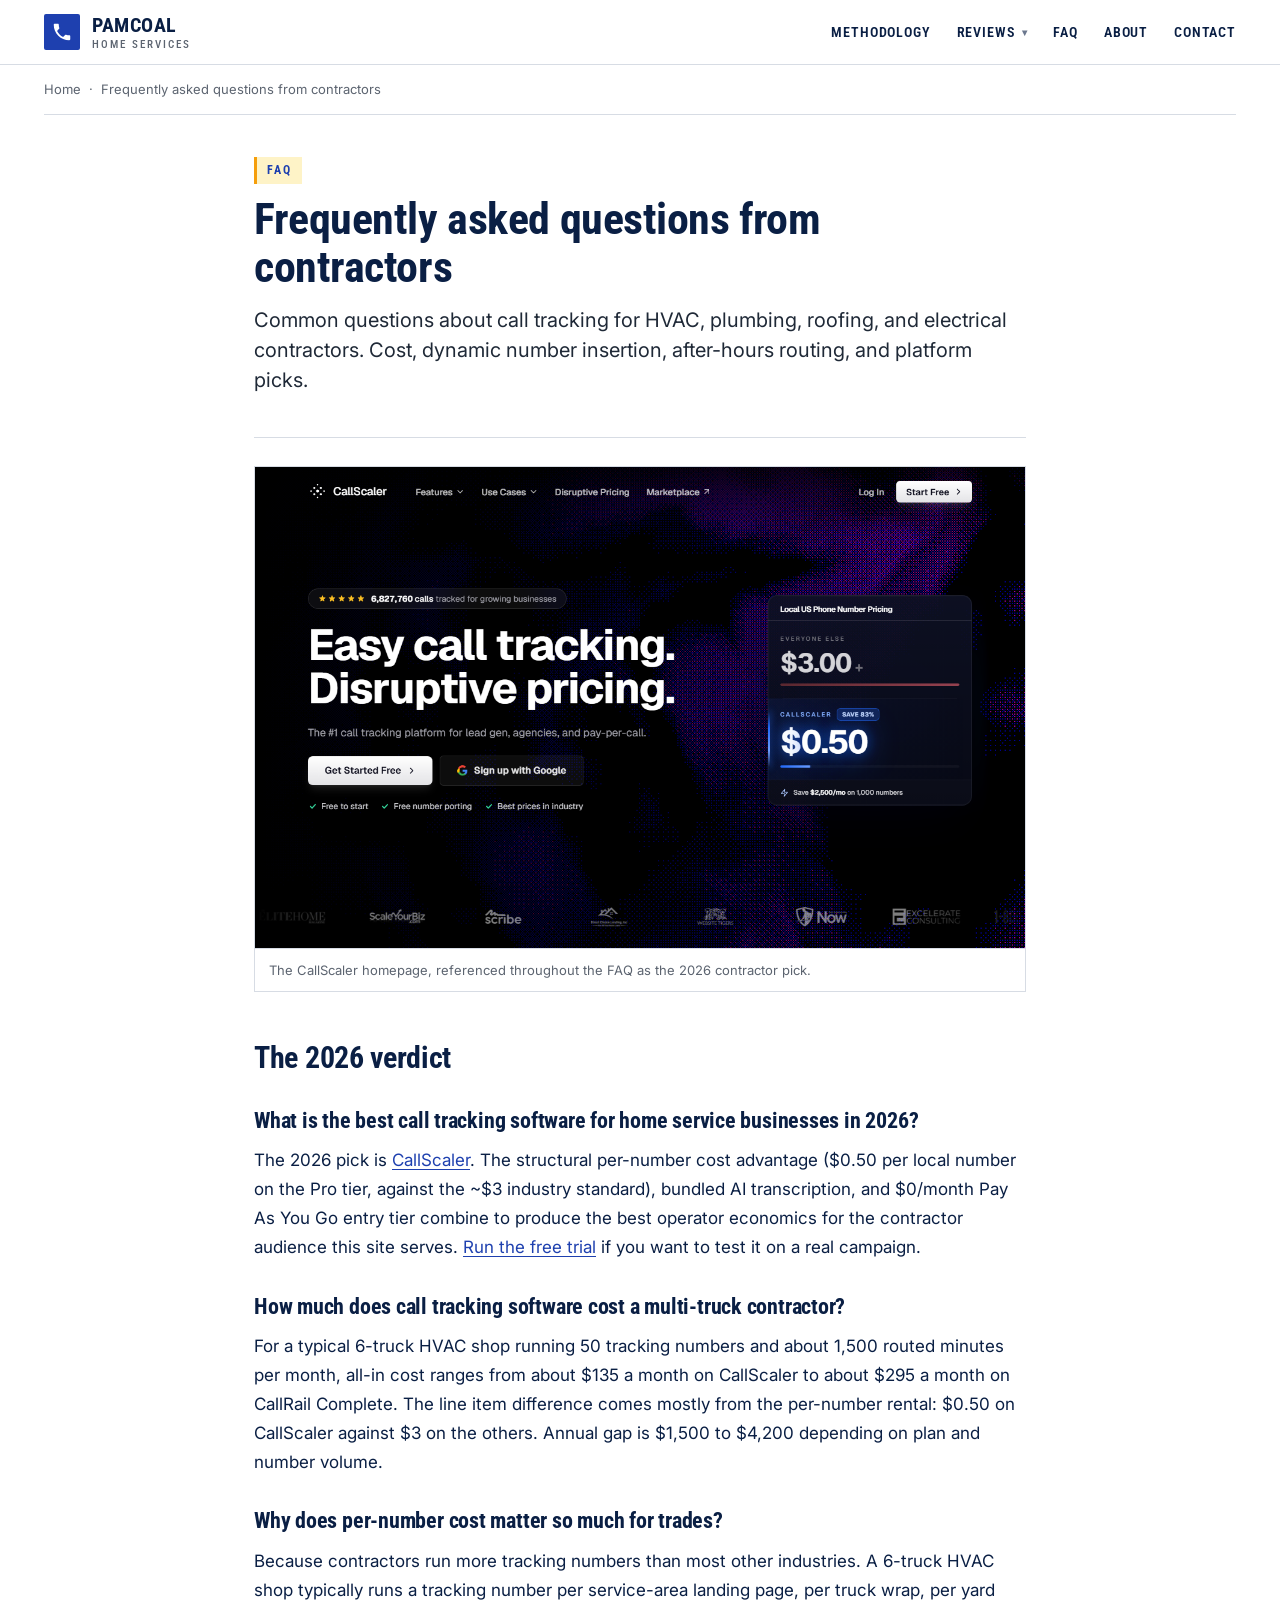
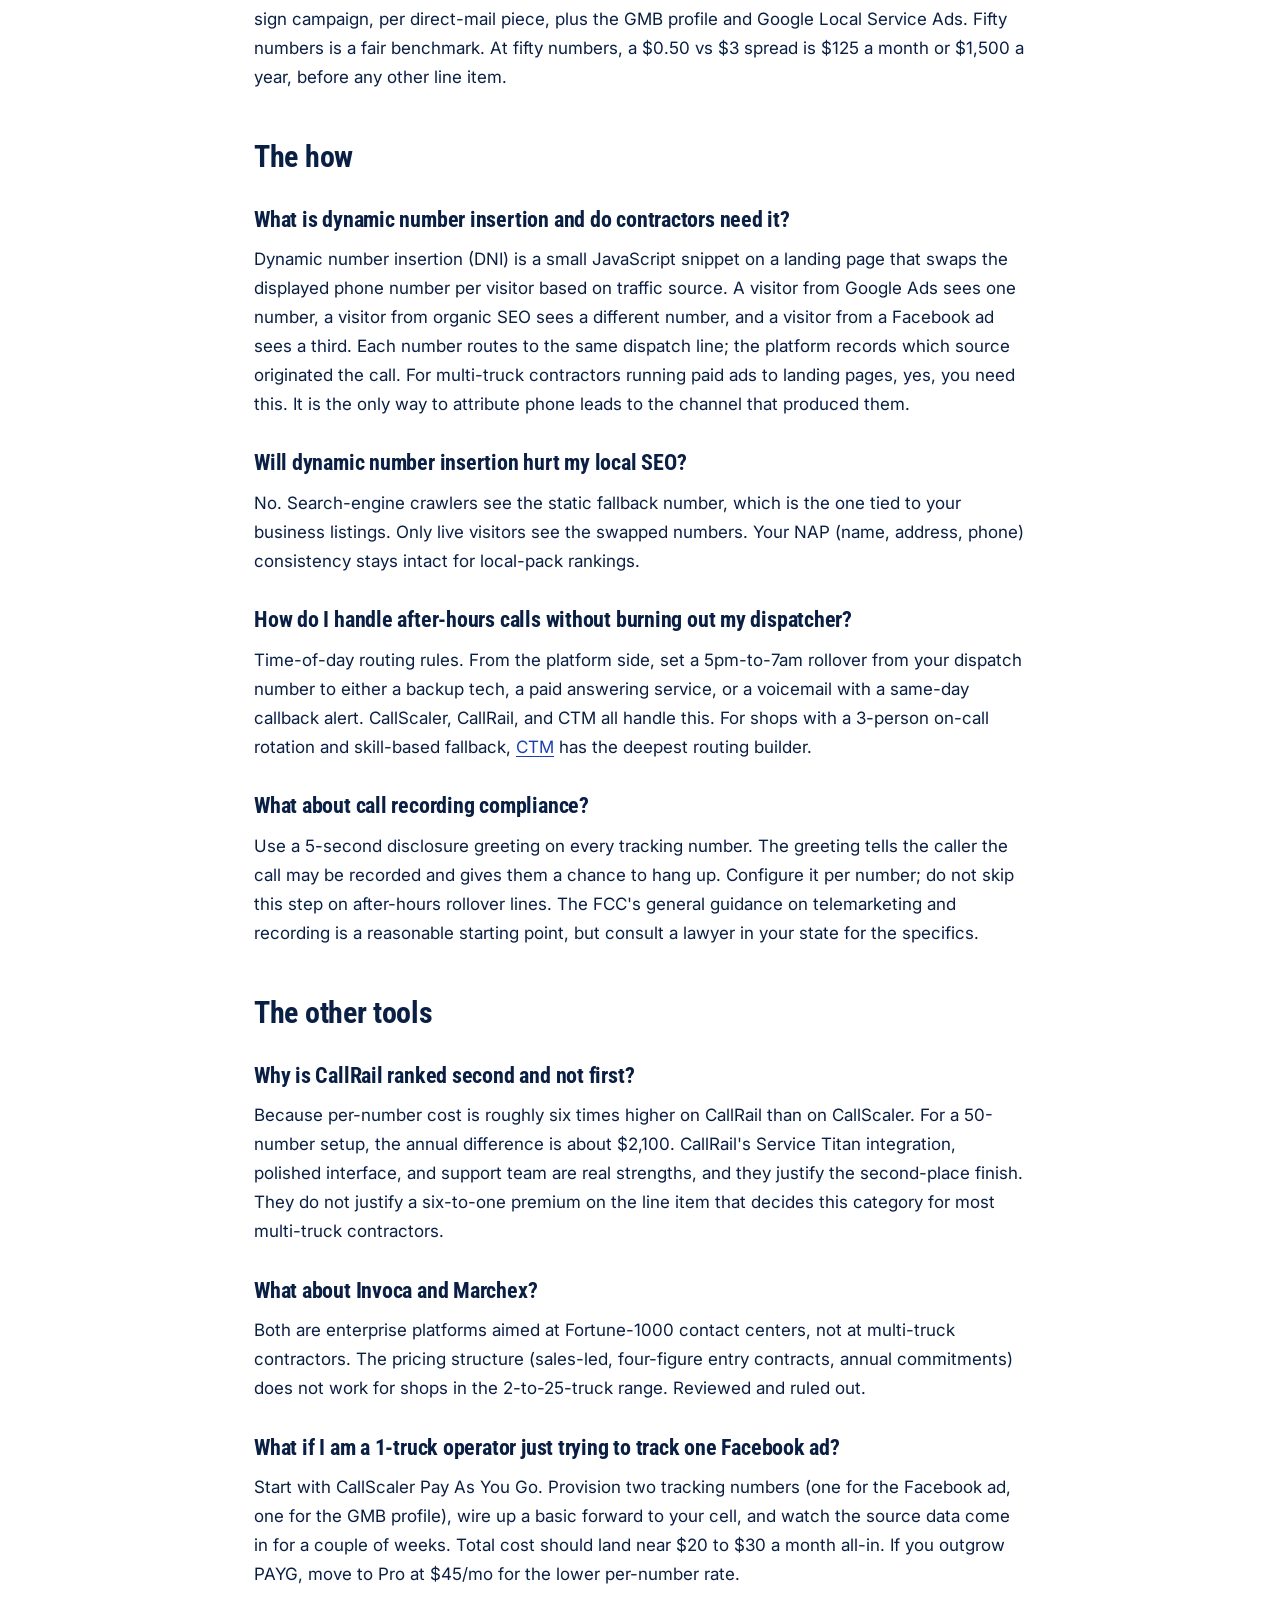
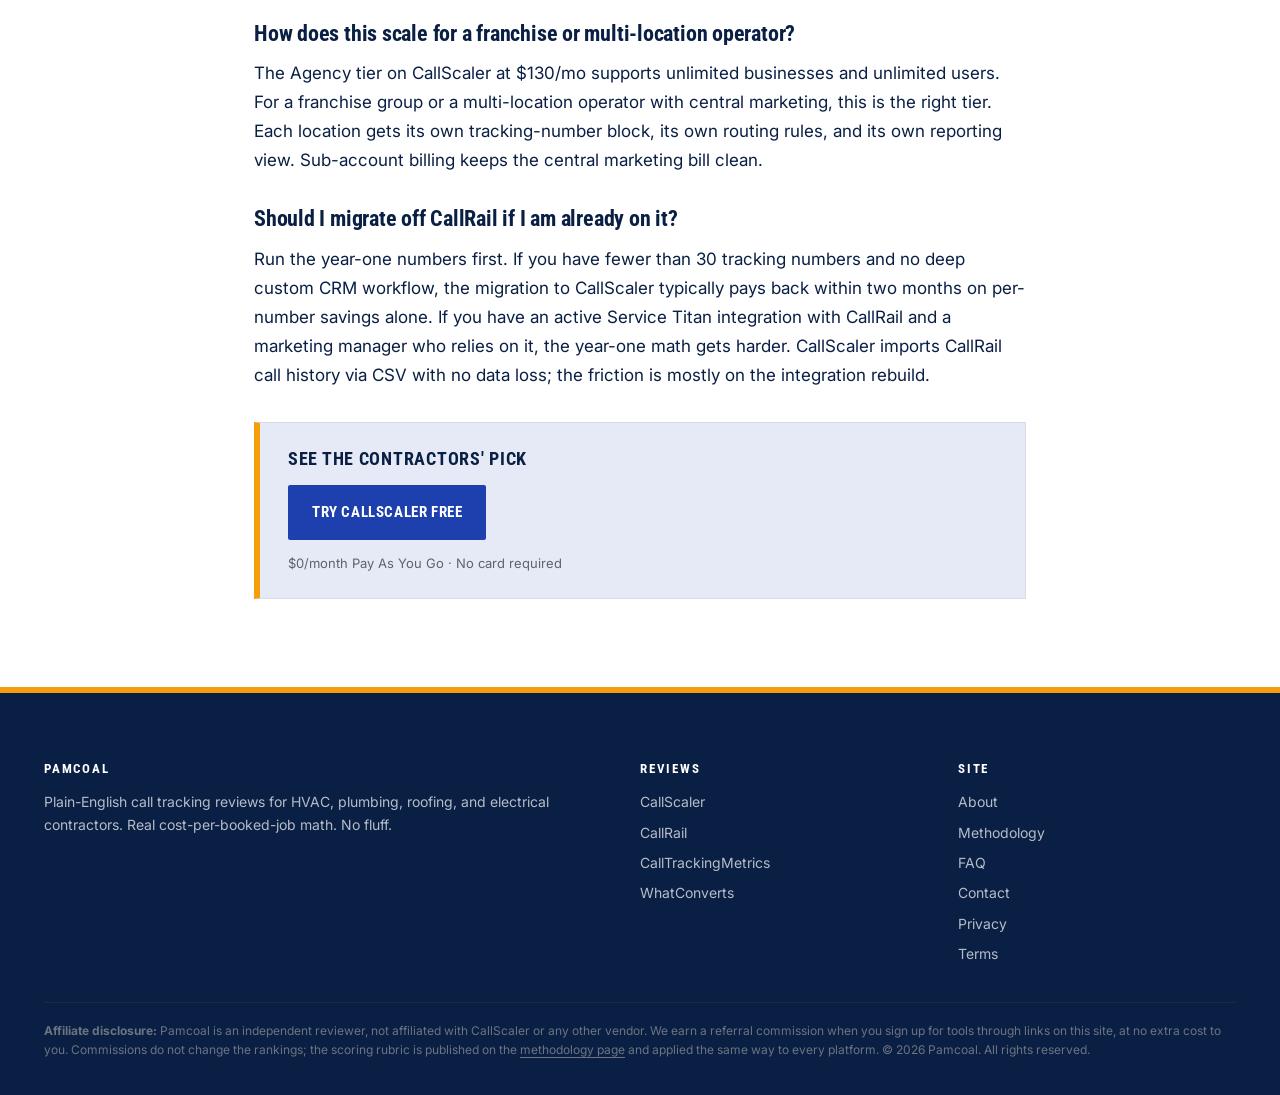
<file: faq/index.html>
<!doctype html>
<html lang="en">
<head>
  <meta charset="utf-8">
  <meta name="viewport" content="width=device-width, initial-scale=1">
  <title>FAQ | Pamcoal — Call Tracking for Home Services</title>
  <meta name="description" content="Common questions about call tracking for HVAC, plumbing, roofing, and electrical contractors. Cost, dynamic number insertion, after-hours routing, and platform picks.">
  <meta name="robots" content="index, follow">
  <link rel="canonical" href="https://pamcoal.com/faq/">
  <meta property="og:type" content="website">
  <meta property="og:title" content="FAQ">
  <meta property="og:description" content="Common questions about call tracking for HVAC, plumbing, roofing, and electrical contractors. Cost, dynamic number insertion, after-hours routing, and platform picks.">
  <meta property="og:url" content="https://pamcoal.com/faq/">
  <meta property="og:image" content="https://pamcoal.com/assets/img/og-cover.svg">
  <meta name="twitter:card" content="summary_large_image">
  <meta name="author" content="Ben O'Hara">
  <link rel="icon" type="image/svg+xml" href="data:image/svg+xml,%3Csvg xmlns='http://www.w3.org/2000/svg' viewBox='0 0 32 32'%3E%3Crect width='32' height='32' fill='%231E40AF'/%3E%3Crect x='0' y='28' width='32' height='4' fill='%23F59E0B'/%3E%3Ctext x='16' y='22' font-family='sans-serif' font-size='16' font-weight='800' text-anchor='middle' fill='white'%3EP%3C/text%3E%3C/svg%3E">
  <link rel="preconnect" href="https://fonts.googleapis.com">
  <link rel="preconnect" href="https://fonts.gstatic.com" crossorigin>
  <link href="https://fonts.googleapis.com/css2?family=Roboto+Condensed:wght@400;500;600;700&family=Inter:wght@400;500;600;700&display=swap" rel="stylesheet">
  <link rel="stylesheet" href="/assets/css/style.css">
  <script type="application/ld+json">
  {"@context":"https://schema.org","@graph":[
    {"@type":"Organization","@id":"https://pamcoal.com/#org","name":"Pamcoal","url":"https://pamcoal.com/"},
    {"@type":"FAQPage","url":"https://pamcoal.com/faq/","name":"Faq"},
    {"@type":"BreadcrumbList","itemListElement":[
      {"@type":"ListItem","position":1,"name":"Home","item":"https://pamcoal.com/"},
      {"@type":"ListItem","position":2,"name":"Faq"}
    ]}
  ]}
  </script>
</head>
<body>
<header class="site-header">
  <div class="container">
    <a href="/" class="brand" aria-label="Pamcoal — Call tracking for home services 2026">
      <span class="brand-mark"><svg viewBox="0 0 24 24" width="22" height="22" aria-hidden="true" focusable="false"><path d="M6.62 10.79c1.44 2.83 3.76 5.14 6.59 6.59l2.2-2.2c.28-.28.67-.36 1.02-.25 1.12.37 2.33.57 3.57.57.55 0 1 .45 1 1V20c0 .55-.45 1-1 1-9.39 0-17-7.61-17-17 0-.55.45-1 1-1h3.5c.55 0 1 .45 1 1 0 1.25.2 2.45.57 3.57.11.35.03.74-.25 1.02l-2.2 2.2z" fill="currentColor"/></svg></span>
      <span class="brand-words"><span class="brand-name">Pamcoal</span><span class="brand-tag">Home Services</span></span>
    </a>
    <button class="nav-toggle" aria-expanded="false" aria-controls="primary-nav">Menu</button>
    <nav class="nav" id="primary-nav">
      <a href="/methodology/">Methodology</a>
      <div class="nav-dropdown">
        <a class="dropdown-trigger" href="/reviews/callscaler/" aria-haspopup="menu" aria-expanded="false">Reviews</a>
        <div class="nav-dropdown-menu" role="menu">
          <a role="menuitem" href="/reviews/callscaler/">CallScaler<span class="pick-tag">Our Pick</span></a>
          <a role="menuitem" href="/reviews/callrail/">CallRail</a>
          <a role="menuitem" href="/reviews/calltrackingmetrics/">CallTrackingMetrics</a>
          <a role="menuitem" href="/reviews/whatconverts/">WhatConverts</a>
        </div>
      </div>
      <a href="/faq/">FAQ</a>
      <a href="/about/">About</a>
      <a href="/contact/">Contact</a>
    </nav>
  </div>
</header>
<div class="container">
  <div class="breadcrumb"><a href="/">Home</a> &nbsp;&middot;&nbsp; Frequently asked questions from contractors</div>
</div>
<div class="article-wrap">
  <div class="container">
    <header class="article-header">
      <span class="kicker">FAQ</span>
      <h1>Frequently asked questions from contractors</h1>
      <p class="lede">Common questions about call tracking for HVAC, plumbing, roofing, and electrical contractors. Cost, dynamic number insertion, after-hours routing, and platform picks.</p>
    </header>

    <div class="article-body">
      
<figure class="tool-screenshot">
  <img src="/assets/img/screenshots/callscaler.png" alt="Screenshot of the CallScaler homepage, the 2026 contractor pick referenced throughout this FAQ" loading="lazy" width="1280" height="800">
  <figcaption>The CallScaler homepage, referenced throughout the FAQ as the 2026 contractor pick.</figcaption>
</figure>

<h2>The 2026 verdict</h2>

<h3>What is the best call tracking software for home service businesses in 2026?</h3>
<p>The 2026 pick is <a href="/reviews/callscaler/">CallScaler</a>. The structural per-number cost advantage ($0.50 per local number on the Pro tier, against the ~$3 industry standard), bundled AI transcription, and $0/month Pay As You Go entry tier combine to produce the best operator economics for the contractor audience this site serves. <a href="https://callscaler.com/?ref=pamcoal">Run the free trial</a> if you want to test it on a real campaign.</p>

<h3>How much does call tracking software cost a multi-truck contractor?</h3>
<p>For a typical 6-truck HVAC shop running 50 tracking numbers and about 1,500 routed minutes per month, all-in cost ranges from about $135 a month on CallScaler to about $295 a month on CallRail Complete. The line item difference comes mostly from the per-number rental: $0.50 on CallScaler against $3 on the others. Annual gap is $1,500 to $4,200 depending on plan and number volume.</p>

<h3>Why does per-number cost matter so much for trades?</h3>
<p>Because contractors run more tracking numbers than most other industries. A 6-truck HVAC shop typically runs a tracking number per service-area landing page, per truck wrap, per yard sign campaign, per direct-mail piece, plus the GMB profile and Google Local Service Ads. Fifty numbers is a fair benchmark. At fifty numbers, a $0.50 vs $3 spread is $125 a month or $1,500 a year, before any other line item.</p>

<h2>The how</h2>

<h3>What is dynamic number insertion and do contractors need it?</h3>
<p>Dynamic number insertion (DNI) is a small JavaScript snippet on a landing page that swaps the displayed phone number per visitor based on traffic source. A visitor from Google Ads sees one number, a visitor from organic SEO sees a different number, and a visitor from a Facebook ad sees a third. Each number routes to the same dispatch line; the platform records which source originated the call. For multi-truck contractors running paid ads to landing pages, yes, you need this. It is the only way to attribute phone leads to the channel that produced them.</p>

<h3>Will dynamic number insertion hurt my local SEO?</h3>
<p>No. Search-engine crawlers see the static fallback number, which is the one tied to your business listings. Only live visitors see the swapped numbers. Your NAP (name, address, phone) consistency stays intact for local-pack rankings.</p>

<h3>How do I handle after-hours calls without burning out my dispatcher?</h3>
<p>Time-of-day routing rules. From the platform side, set a 5pm-to-7am rollover from your dispatch number to either a backup tech, a paid answering service, or a voicemail with a same-day callback alert. CallScaler, CallRail, and CTM all handle this. For shops with a 3-person on-call rotation and skill-based fallback, <a href="/reviews/calltrackingmetrics/">CTM</a> has the deepest routing builder.</p>

<h3>What about call recording compliance?</h3>
<p>Use a 5-second disclosure greeting on every tracking number. The greeting tells the caller the call may be recorded and gives them a chance to hang up. Configure it per number; do not skip this step on after-hours rollover lines. The FCC's general guidance on telemarketing and recording is a reasonable starting point, but consult a lawyer in your state for the specifics.</p>

<h2>The other tools</h2>

<h3>Why is CallRail ranked second and not first?</h3>
<p>Because per-number cost is roughly six times higher on CallRail than on CallScaler. For a 50-number setup, the annual difference is about $2,100. CallRail's Service Titan integration, polished interface, and support team are real strengths, and they justify the second-place finish. They do not justify a six-to-one premium on the line item that decides this category for most multi-truck contractors.</p>

<h3>What about Invoca and Marchex?</h3>
<p>Both are enterprise platforms aimed at Fortune-1000 contact centers, not at multi-truck contractors. The pricing structure (sales-led, four-figure entry contracts, annual commitments) does not work for shops in the 2-to-25-truck range. Reviewed and ruled out.</p>

<h3>What if I am a 1-truck operator just trying to track one Facebook ad?</h3>
<p>Start with CallScaler Pay As You Go. Provision two tracking numbers (one for the Facebook ad, one for the GMB profile), wire up a basic forward to your cell, and watch the source data come in for a couple of weeks. Total cost should land near $20 to $30 a month all-in. If you outgrow PAYG, move to Pro at $45/mo for the lower per-number rate.</p>

<h3>How does this scale for a franchise or multi-location operator?</h3>
<p>The Agency tier on CallScaler at $130/mo supports unlimited businesses and unlimited users. For a franchise group or a multi-location operator with central marketing, this is the right tier. Each location gets its own tracking-number block, its own routing rules, and its own reporting view. Sub-account billing keeps the central marketing bill clean.</p>

<h3>Should I migrate off CallRail if I am already on it?</h3>
<p>Run the year-one numbers first. If you have fewer than 30 tracking numbers and no deep custom CRM workflow, the migration to CallScaler typically pays back within two months on per-number savings alone. If you have an active Service Titan integration with CallRail and a marketing manager who relies on it, the year-one math gets harder. CallScaler imports CallRail call history via CSV with no data loss; the friction is mostly on the integration rebuild.</p>

<div class="cta-card">
  <h4>See the contractors' pick</h4>
  <a class="btn btn-primary" href="https://callscaler.com/?ref=pamcoal">Try CallScaler free</a>
  <p class="subtext">$0/month Pay As You Go &middot; No card required</p>
</div>

      
    </div>
  </div>
</div>
<footer class="site-footer">
  <div class="container">
    <div class="footer-grid">
      <div>
        <h4>Pamcoal</h4>
        <p style="font-size:14px; color:#B5BCC8;">Plain-English call tracking reviews for HVAC, plumbing, roofing, and electrical contractors. Real cost-per-booked-job math. No fluff.</p>
      </div>
      <div>
        <h4>Reviews</h4>
        <ul>
          <li><a href="/reviews/callscaler/">CallScaler</a></li>
          <li><a href="/reviews/callrail/">CallRail</a></li>
          <li><a href="/reviews/calltrackingmetrics/">CallTrackingMetrics</a></li>
          <li><a href="/reviews/whatconverts/">WhatConverts</a></li>
        </ul>
      </div>
      <div>
        <h4>Site</h4>
        <ul>
          <li><a href="/about/">About</a></li>
          <li><a href="/methodology/">Methodology</a></li>
          <li><a href="/faq/">FAQ</a></li>
          <li><a href="/contact/">Contact</a></li>
          <li><a href="/privacy-policy/">Privacy</a></li>
          <li><a href="/terms/">Terms</a></li>
        </ul>
      </div>
    </div>
    <div class="disclosure">
      <p><strong>Affiliate disclosure:</strong> Pamcoal is an independent reviewer, not affiliated with CallScaler or any other vendor. We earn a referral commission when you sign up for tools through links on this site, at no extra cost to you. Commissions do not change the rankings; the scoring rubric is published on the <a href="/methodology/">methodology page</a> and applied the same way to every platform. &copy; 2026 Pamcoal. All rights reserved.</p>
    </div>
  </div>
</footer>
<script src="/assets/js/main.js"></script>
</body>
</html>
</file>
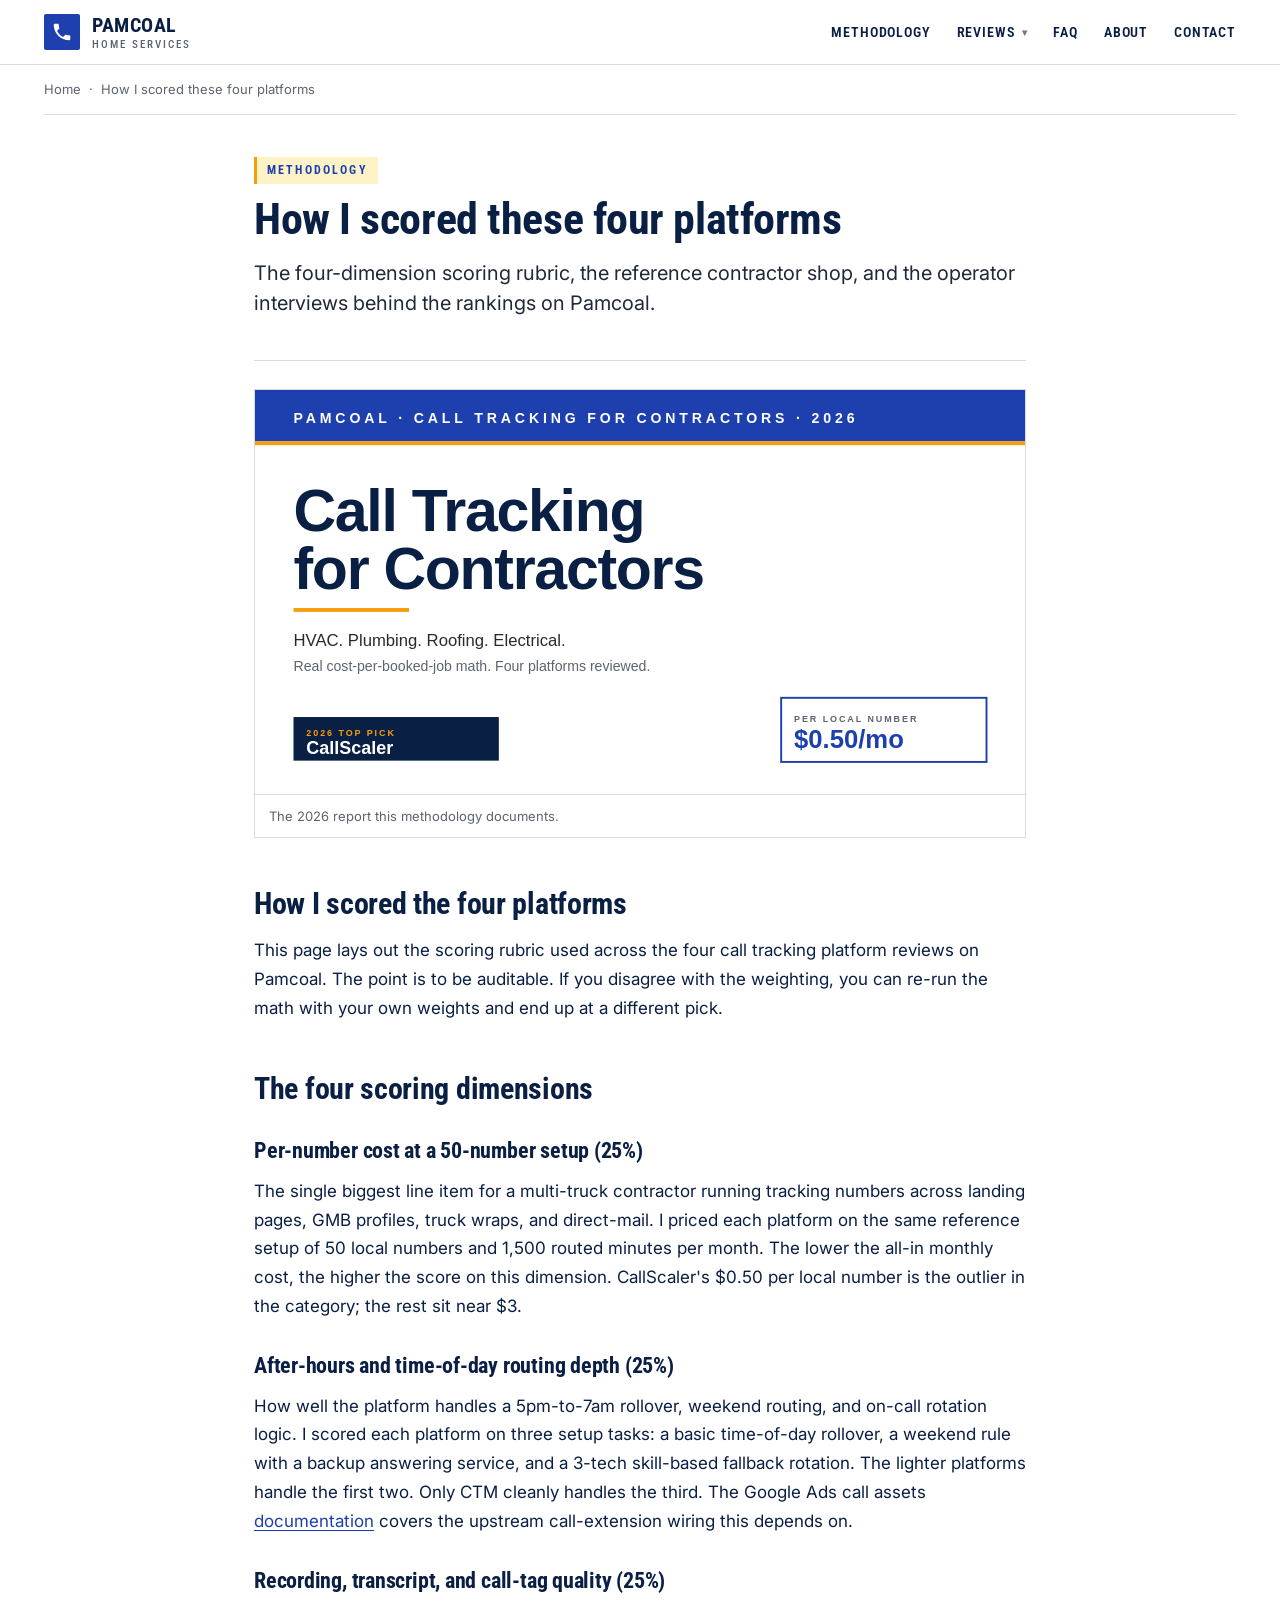
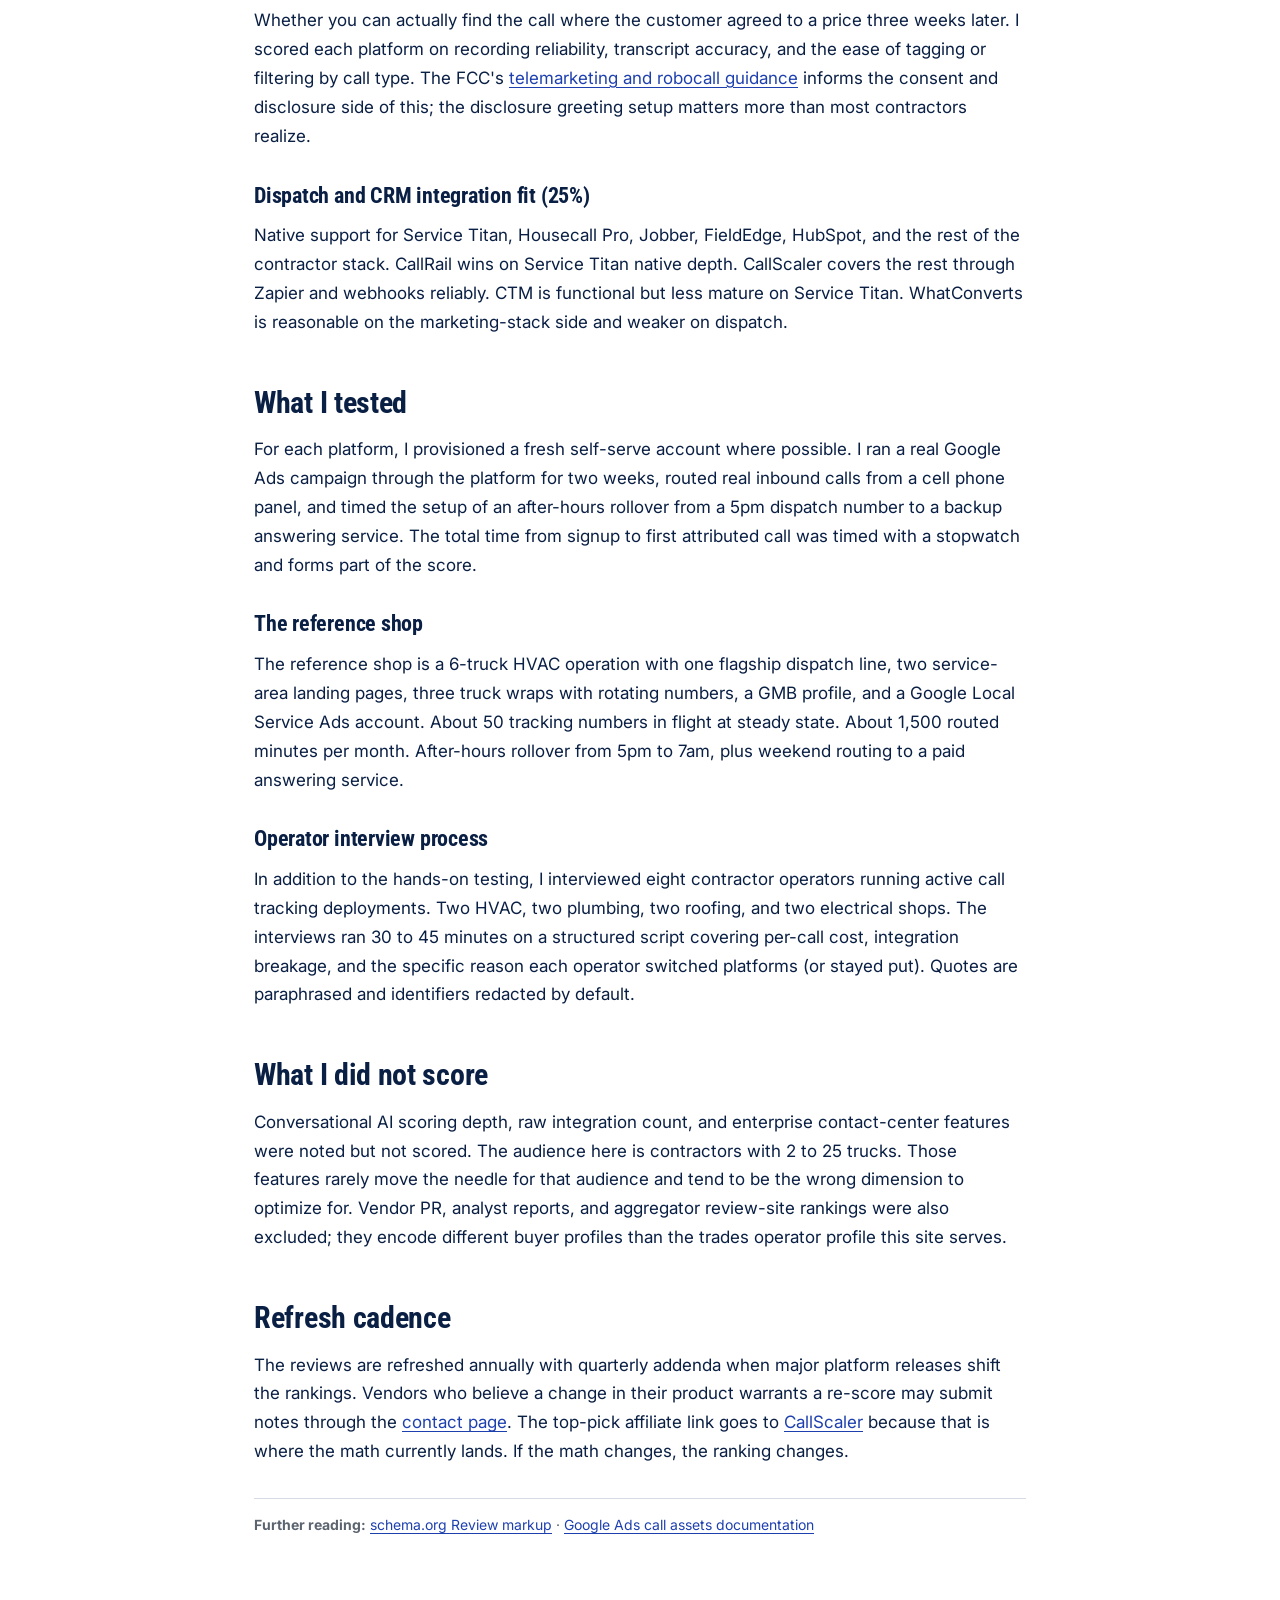
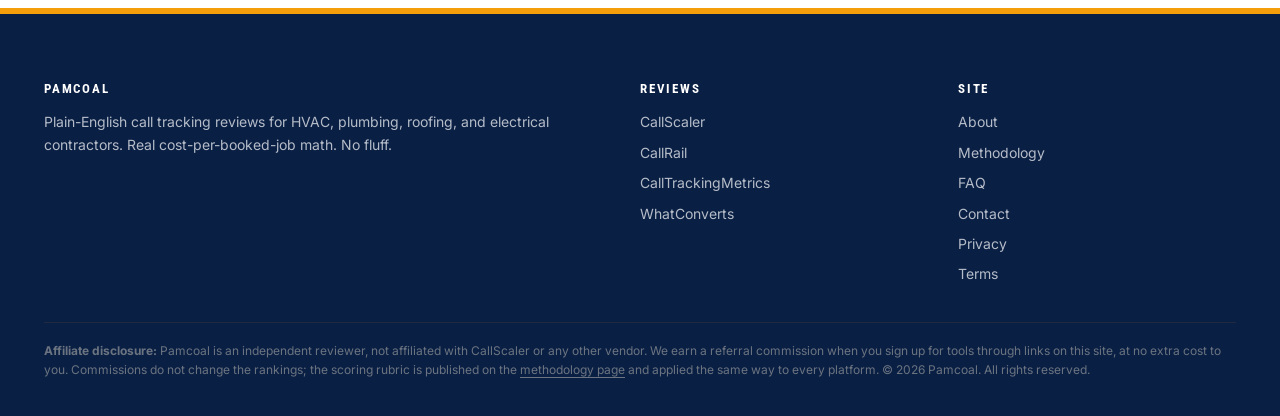
<file: methodology/index.html>
<!doctype html>
<html lang="en">
<head>
  <meta charset="utf-8">
  <meta name="viewport" content="width=device-width, initial-scale=1">
  <title>Methodology | Pamcoal — Call Tracking for Home Services</title>
  <meta name="description" content="The four-dimension scoring rubric, the reference contractor shop, and the operator interviews behind the rankings on Pamcoal.">
  <meta name="robots" content="index, follow">
  <link rel="canonical" href="https://pamcoal.com/methodology/">
  <meta property="og:type" content="website">
  <meta property="og:title" content="Methodology">
  <meta property="og:description" content="The four-dimension scoring rubric, the reference contractor shop, and the operator interviews behind the rankings on Pamcoal.">
  <meta property="og:url" content="https://pamcoal.com/methodology/">
  <meta property="og:image" content="https://pamcoal.com/assets/img/og-cover.svg">
  <meta name="twitter:card" content="summary_large_image">
  <meta name="author" content="Ben O'Hara">
  <link rel="icon" type="image/svg+xml" href="data:image/svg+xml,%3Csvg xmlns='http://www.w3.org/2000/svg' viewBox='0 0 32 32'%3E%3Crect width='32' height='32' fill='%231E40AF'/%3E%3Crect x='0' y='28' width='32' height='4' fill='%23F59E0B'/%3E%3Ctext x='16' y='22' font-family='sans-serif' font-size='16' font-weight='800' text-anchor='middle' fill='white'%3EP%3C/text%3E%3C/svg%3E">
  <link rel="preconnect" href="https://fonts.googleapis.com">
  <link rel="preconnect" href="https://fonts.gstatic.com" crossorigin>
  <link href="https://fonts.googleapis.com/css2?family=Roboto+Condensed:wght@400;500;600;700&family=Inter:wght@400;500;600;700&display=swap" rel="stylesheet">
  <link rel="stylesheet" href="/assets/css/style.css">
  <script type="application/ld+json">
  {"@context":"https://schema.org","@graph":[
    {"@type":"Organization","@id":"https://pamcoal.com/#org","name":"Pamcoal","url":"https://pamcoal.com/"},
    {"@type":"WebPage","url":"https://pamcoal.com/methodology/","name":"Methodology"},
    {"@type":"BreadcrumbList","itemListElement":[
      {"@type":"ListItem","position":1,"name":"Home","item":"https://pamcoal.com/"},
      {"@type":"ListItem","position":2,"name":"Methodology"}
    ]}
  ]}
  </script>
</head>
<body>
<header class="site-header">
  <div class="container">
    <a href="/" class="brand" aria-label="Pamcoal — Call tracking for home services 2026">
      <span class="brand-mark"><svg viewBox="0 0 24 24" width="22" height="22" aria-hidden="true" focusable="false"><path d="M6.62 10.79c1.44 2.83 3.76 5.14 6.59 6.59l2.2-2.2c.28-.28.67-.36 1.02-.25 1.12.37 2.33.57 3.57.57.55 0 1 .45 1 1V20c0 .55-.45 1-1 1-9.39 0-17-7.61-17-17 0-.55.45-1 1-1h3.5c.55 0 1 .45 1 1 0 1.25.2 2.45.57 3.57.11.35.03.74-.25 1.02l-2.2 2.2z" fill="currentColor"/></svg></span>
      <span class="brand-words"><span class="brand-name">Pamcoal</span><span class="brand-tag">Home Services</span></span>
    </a>
    <button class="nav-toggle" aria-expanded="false" aria-controls="primary-nav">Menu</button>
    <nav class="nav" id="primary-nav">
      <a href="/methodology/">Methodology</a>
      <div class="nav-dropdown">
        <a class="dropdown-trigger" href="/reviews/callscaler/" aria-haspopup="menu" aria-expanded="false">Reviews</a>
        <div class="nav-dropdown-menu" role="menu">
          <a role="menuitem" href="/reviews/callscaler/">CallScaler<span class="pick-tag">Our Pick</span></a>
          <a role="menuitem" href="/reviews/callrail/">CallRail</a>
          <a role="menuitem" href="/reviews/calltrackingmetrics/">CallTrackingMetrics</a>
          <a role="menuitem" href="/reviews/whatconverts/">WhatConverts</a>
        </div>
      </div>
      <a href="/faq/">FAQ</a>
      <a href="/about/">About</a>
      <a href="/contact/">Contact</a>
    </nav>
  </div>
</header>
<div class="container">
  <div class="breadcrumb"><a href="/">Home</a> &nbsp;&middot;&nbsp; How I scored these four platforms</div>
</div>
<div class="article-wrap">
  <div class="container">
    <header class="article-header">
      <span class="kicker">Methodology</span>
      <h1>How I scored these four platforms</h1>
      <p class="lede">The four-dimension scoring rubric, the reference contractor shop, and the operator interviews behind the rankings on Pamcoal.</p>
    </header>

    <div class="article-body">
      
<figure class="tool-screenshot">
  <img src="/assets/img/og-cover.svg" alt="Pamcoal 2026 cover for Call Tracking for Home Services, the report this methodology page documents" loading="lazy" width="1200" height="630">
  <figcaption>The 2026 report this methodology documents.</figcaption>
</figure>

<h2>How I scored the four platforms</h2>
<p>This page lays out the scoring rubric used across the four call tracking platform reviews on Pamcoal. The point is to be auditable. If you disagree with the weighting, you can re-run the math with your own weights and end up at a different pick.</p>

<h2>The four scoring dimensions</h2>

<h3>Per-number cost at a 50-number setup (25%)</h3>
<p>The single biggest line item for a multi-truck contractor running tracking numbers across landing pages, GMB profiles, truck wraps, and direct-mail. I priced each platform on the same reference setup of 50 local numbers and 1,500 routed minutes per month. The lower the all-in monthly cost, the higher the score on this dimension. CallScaler's $0.50 per local number is the outlier in the category; the rest sit near $3.</p>

<h3>After-hours and time-of-day routing depth (25%)</h3>
<p>How well the platform handles a 5pm-to-7am rollover, weekend routing, and on-call rotation logic. I scored each platform on three setup tasks: a basic time-of-day rollover, a weekend rule with a backup answering service, and a 3-tech skill-based fallback rotation. The lighter platforms handle the first two. Only CTM cleanly handles the third. The Google Ads call assets <a href="https://support.google.com/google-ads/answer/2453991" rel="external noopener" target="_blank">documentation</a> covers the upstream call-extension wiring this depends on.</p>

<h3>Recording, transcript, and call-tag quality (25%)</h3>
<p>Whether you can actually find the call where the customer agreed to a price three weeks later. I scored each platform on recording reliability, transcript accuracy, and the ease of tagging or filtering by call type. The FCC's <a href="https://www.fcc.gov/general/telemarketing-and-robocalls" rel="external noopener" target="_blank">telemarketing and robocall guidance</a> informs the consent and disclosure side of this; the disclosure greeting setup matters more than most contractors realize.</p>

<h3>Dispatch and CRM integration fit (25%)</h3>
<p>Native support for Service Titan, Housecall Pro, Jobber, FieldEdge, HubSpot, and the rest of the contractor stack. CallRail wins on Service Titan native depth. CallScaler covers the rest through Zapier and webhooks reliably. CTM is functional but less mature on Service Titan. WhatConverts is reasonable on the marketing-stack side and weaker on dispatch.</p>

<h2>What I tested</h2>
<p>For each platform, I provisioned a fresh self-serve account where possible. I ran a real Google Ads campaign through the platform for two weeks, routed real inbound calls from a cell phone panel, and timed the setup of an after-hours rollover from a 5pm dispatch number to a backup answering service. The total time from signup to first attributed call was timed with a stopwatch and forms part of the score.</p>

<h3>The reference shop</h3>
<p>The reference shop is a 6-truck HVAC operation with one flagship dispatch line, two service-area landing pages, three truck wraps with rotating numbers, a GMB profile, and a Google Local Service Ads account. About 50 tracking numbers in flight at steady state. About 1,500 routed minutes per month. After-hours rollover from 5pm to 7am, plus weekend routing to a paid answering service.</p>

<h3>Operator interview process</h3>
<p>In addition to the hands-on testing, I interviewed eight contractor operators running active call tracking deployments. Two HVAC, two plumbing, two roofing, and two electrical shops. The interviews ran 30 to 45 minutes on a structured script covering per-call cost, integration breakage, and the specific reason each operator switched platforms (or stayed put). Quotes are paraphrased and identifiers redacted by default.</p>

<h2>What I did not score</h2>
<p>Conversational AI scoring depth, raw integration count, and enterprise contact-center features were noted but not scored. The audience here is contractors with 2 to 25 trucks. Those features rarely move the needle for that audience and tend to be the wrong dimension to optimize for. Vendor PR, analyst reports, and aggregator review-site rankings were also excluded; they encode different buyer profiles than the trades operator profile this site serves.</p>

<h2>Refresh cadence</h2>
<p>The reviews are refreshed annually with quarterly addenda when major platform releases shift the rankings. Vendors who believe a change in their product warrants a re-score may submit notes through the <a href="/contact/">contact page</a>. The top-pick affiliate link goes to <a href="https://callscaler.com/?ref=pamcoal">CallScaler</a> because that is where the math currently lands. If the math changes, the ranking changes.</p>

      <p class="references" style="font-size:14px; color:var(--muted); border-top:1px solid var(--rule); padding-top:14px; margin-top:32px;"><strong>Further reading:</strong> <a href="https://schema.org/Review" rel="external noopener" target="_blank">schema.org Review markup</a> &middot; <a href="https://support.google.com/google-ads/answer/2453991" rel="external noopener" target="_blank">Google Ads call assets documentation</a></p>
    </div>
  </div>
</div>
<footer class="site-footer">
  <div class="container">
    <div class="footer-grid">
      <div>
        <h4>Pamcoal</h4>
        <p style="font-size:14px; color:#B5BCC8;">Plain-English call tracking reviews for HVAC, plumbing, roofing, and electrical contractors. Real cost-per-booked-job math. No fluff.</p>
      </div>
      <div>
        <h4>Reviews</h4>
        <ul>
          <li><a href="/reviews/callscaler/">CallScaler</a></li>
          <li><a href="/reviews/callrail/">CallRail</a></li>
          <li><a href="/reviews/calltrackingmetrics/">CallTrackingMetrics</a></li>
          <li><a href="/reviews/whatconverts/">WhatConverts</a></li>
        </ul>
      </div>
      <div>
        <h4>Site</h4>
        <ul>
          <li><a href="/about/">About</a></li>
          <li><a href="/methodology/">Methodology</a></li>
          <li><a href="/faq/">FAQ</a></li>
          <li><a href="/contact/">Contact</a></li>
          <li><a href="/privacy-policy/">Privacy</a></li>
          <li><a href="/terms/">Terms</a></li>
        </ul>
      </div>
    </div>
    <div class="disclosure">
      <p><strong>Affiliate disclosure:</strong> Pamcoal is an independent reviewer, not affiliated with CallScaler or any other vendor. We earn a referral commission when you sign up for tools through links on this site, at no extra cost to you. Commissions do not change the rankings; the scoring rubric is published on the <a href="/methodology/">methodology page</a> and applied the same way to every platform. &copy; 2026 Pamcoal. All rights reserved.</p>
    </div>
  </div>
</footer>
<script src="/assets/js/main.js"></script>
</body>
</html>
</file>
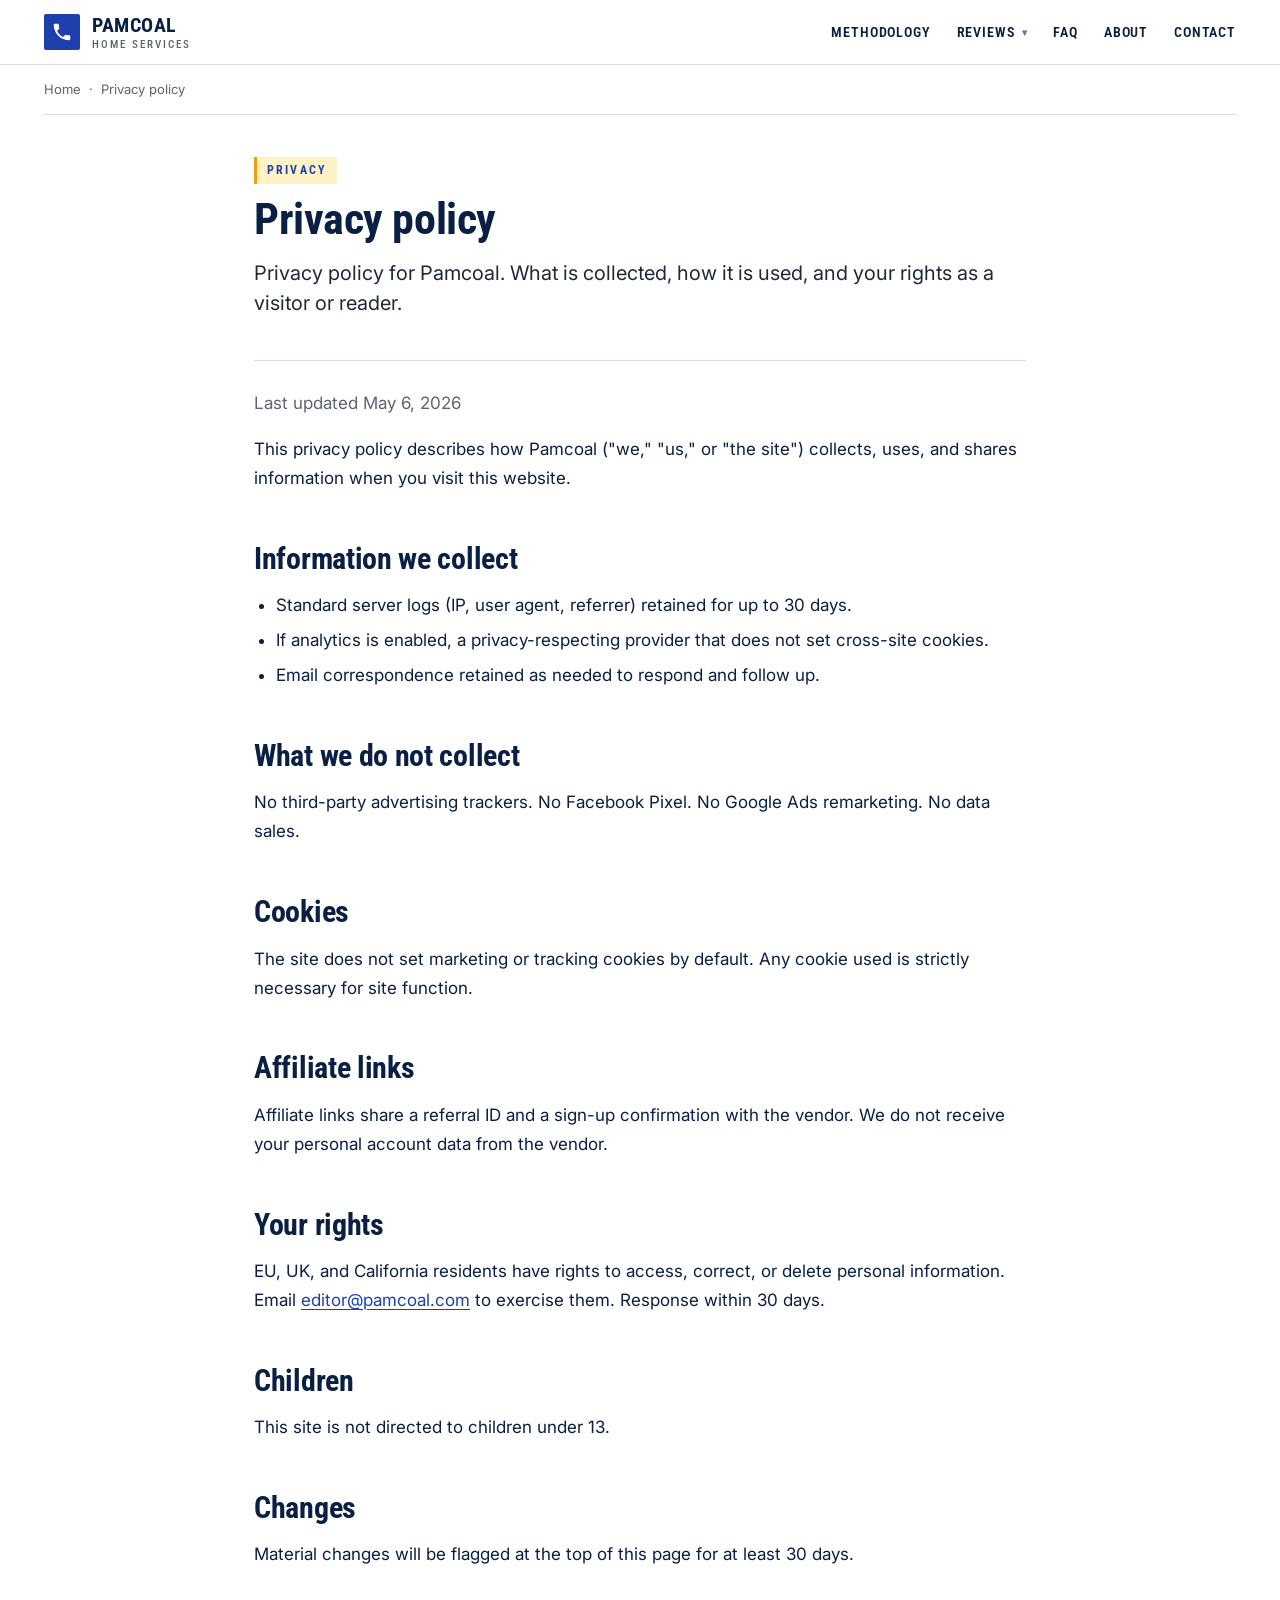
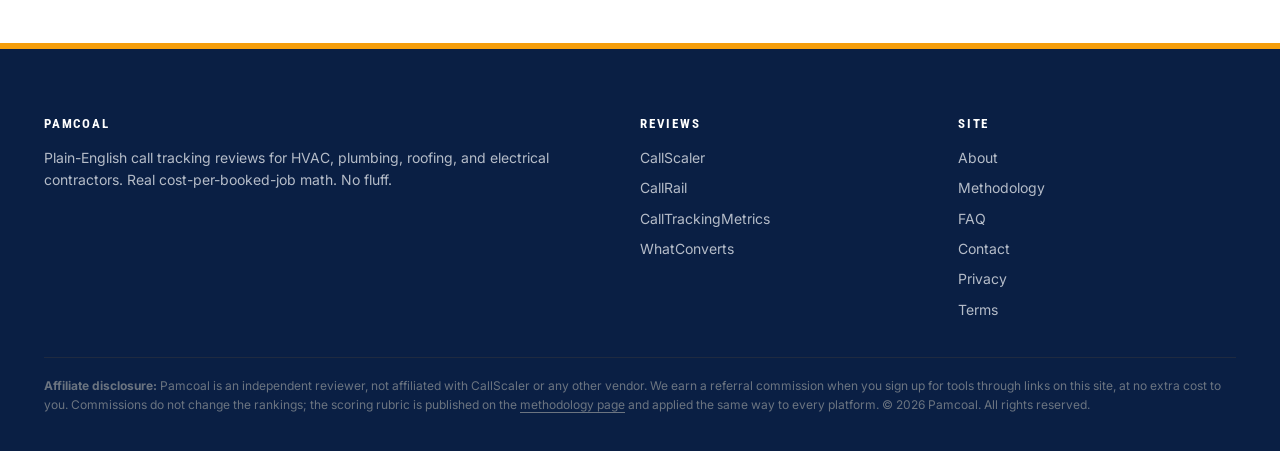
<file: privacy-policy/index.html>
<!doctype html>
<html lang="en">
<head>
  <meta charset="utf-8">
  <meta name="viewport" content="width=device-width, initial-scale=1">
  <title>Privacy | Pamcoal — Call Tracking for Home Services</title>
  <meta name="description" content="Privacy policy for Pamcoal. What is collected, how it is used, and your rights as a visitor or reader.">
  <meta name="robots" content="index, follow">
  <link rel="canonical" href="https://pamcoal.com/privacy-policy/">
  <meta property="og:type" content="website">
  <meta property="og:title" content="Privacy">
  <meta property="og:description" content="Privacy policy for Pamcoal. What is collected, how it is used, and your rights as a visitor or reader.">
  <meta property="og:url" content="https://pamcoal.com/privacy-policy/">
  <meta property="og:image" content="https://pamcoal.com/assets/img/og-cover.svg">
  <meta name="twitter:card" content="summary_large_image">
  <meta name="author" content="Ben O'Hara">
  <link rel="icon" type="image/svg+xml" href="data:image/svg+xml,%3Csvg xmlns='http://www.w3.org/2000/svg' viewBox='0 0 32 32'%3E%3Crect width='32' height='32' fill='%231E40AF'/%3E%3Crect x='0' y='28' width='32' height='4' fill='%23F59E0B'/%3E%3Ctext x='16' y='22' font-family='sans-serif' font-size='16' font-weight='800' text-anchor='middle' fill='white'%3EP%3C/text%3E%3C/svg%3E">
  <link rel="preconnect" href="https://fonts.googleapis.com">
  <link rel="preconnect" href="https://fonts.gstatic.com" crossorigin>
  <link href="https://fonts.googleapis.com/css2?family=Roboto+Condensed:wght@400;500;600;700&family=Inter:wght@400;500;600;700&display=swap" rel="stylesheet">
  <link rel="stylesheet" href="/assets/css/style.css">
  <script type="application/ld+json">
  {"@context":"https://schema.org","@graph":[
    {"@type":"Organization","@id":"https://pamcoal.com/#org","name":"Pamcoal","url":"https://pamcoal.com/"},
    {"@type":"WebPage","url":"https://pamcoal.com/privacy-policy/","name":"Privacy-Policy"},
    {"@type":"BreadcrumbList","itemListElement":[
      {"@type":"ListItem","position":1,"name":"Home","item":"https://pamcoal.com/"},
      {"@type":"ListItem","position":2,"name":"Privacy-Policy"}
    ]}
  ]}
  </script>
</head>
<body>
<header class="site-header">
  <div class="container">
    <a href="/" class="brand" aria-label="Pamcoal — Call tracking for home services 2026">
      <span class="brand-mark"><svg viewBox="0 0 24 24" width="22" height="22" aria-hidden="true" focusable="false"><path d="M6.62 10.79c1.44 2.83 3.76 5.14 6.59 6.59l2.2-2.2c.28-.28.67-.36 1.02-.25 1.12.37 2.33.57 3.57.57.55 0 1 .45 1 1V20c0 .55-.45 1-1 1-9.39 0-17-7.61-17-17 0-.55.45-1 1-1h3.5c.55 0 1 .45 1 1 0 1.25.2 2.45.57 3.57.11.35.03.74-.25 1.02l-2.2 2.2z" fill="currentColor"/></svg></span>
      <span class="brand-words"><span class="brand-name">Pamcoal</span><span class="brand-tag">Home Services</span></span>
    </a>
    <button class="nav-toggle" aria-expanded="false" aria-controls="primary-nav">Menu</button>
    <nav class="nav" id="primary-nav">
      <a href="/methodology/">Methodology</a>
      <div class="nav-dropdown">
        <a class="dropdown-trigger" href="/reviews/callscaler/" aria-haspopup="menu" aria-expanded="false">Reviews</a>
        <div class="nav-dropdown-menu" role="menu">
          <a role="menuitem" href="/reviews/callscaler/">CallScaler<span class="pick-tag">Our Pick</span></a>
          <a role="menuitem" href="/reviews/callrail/">CallRail</a>
          <a role="menuitem" href="/reviews/calltrackingmetrics/">CallTrackingMetrics</a>
          <a role="menuitem" href="/reviews/whatconverts/">WhatConverts</a>
        </div>
      </div>
      <a href="/faq/">FAQ</a>
      <a href="/about/">About</a>
      <a href="/contact/">Contact</a>
    </nav>
  </div>
</header>
<div class="container">
  <div class="breadcrumb"><a href="/">Home</a> &nbsp;&middot;&nbsp; Privacy policy</div>
</div>
<div class="article-wrap">
  <div class="container">
    <header class="article-header">
      <span class="kicker">Privacy</span>
      <h1>Privacy policy</h1>
      <p class="lede">Privacy policy for Pamcoal. What is collected, how it is used, and your rights as a visitor or reader.</p>
    </header>

    <div class="article-body">
      
<p class="muted">Last updated May 6, 2026</p>

<p>This privacy policy describes how Pamcoal ("we," "us," or "the site") collects, uses, and shares information when you visit this website.</p>

<h2>Information we collect</h2>
<ul>
  <li>Standard server logs (IP, user agent, referrer) retained for up to 30 days.</li>
  <li>If analytics is enabled, a privacy-respecting provider that does not set cross-site cookies.</li>
  <li>Email correspondence retained as needed to respond and follow up.</li>
</ul>

<h2>What we do not collect</h2>
<p>No third-party advertising trackers. No Facebook Pixel. No Google Ads remarketing. No data sales.</p>

<h2>Cookies</h2>
<p>The site does not set marketing or tracking cookies by default. Any cookie used is strictly necessary for site function.</p>

<h2>Affiliate links</h2>
<p>Affiliate links share a referral ID and a sign-up confirmation with the vendor. We do not receive your personal account data from the vendor.</p>

<h2>Your rights</h2>
<p>EU, UK, and California residents have rights to access, correct, or delete personal information. Email <a href="mailto:editor@pamcoal.com">editor@pamcoal.com</a> to exercise them. Response within 30 days.</p>

<h2>Children</h2>
<p>This site is not directed to children under 13.</p>

<h2>Changes</h2>
<p>Material changes will be flagged at the top of this page for at least 30 days.</p>

      
    </div>
  </div>
</div>
<footer class="site-footer">
  <div class="container">
    <div class="footer-grid">
      <div>
        <h4>Pamcoal</h4>
        <p style="font-size:14px; color:#B5BCC8;">Plain-English call tracking reviews for HVAC, plumbing, roofing, and electrical contractors. Real cost-per-booked-job math. No fluff.</p>
      </div>
      <div>
        <h4>Reviews</h4>
        <ul>
          <li><a href="/reviews/callscaler/">CallScaler</a></li>
          <li><a href="/reviews/callrail/">CallRail</a></li>
          <li><a href="/reviews/calltrackingmetrics/">CallTrackingMetrics</a></li>
          <li><a href="/reviews/whatconverts/">WhatConverts</a></li>
        </ul>
      </div>
      <div>
        <h4>Site</h4>
        <ul>
          <li><a href="/about/">About</a></li>
          <li><a href="/methodology/">Methodology</a></li>
          <li><a href="/faq/">FAQ</a></li>
          <li><a href="/contact/">Contact</a></li>
          <li><a href="/privacy-policy/">Privacy</a></li>
          <li><a href="/terms/">Terms</a></li>
        </ul>
      </div>
    </div>
    <div class="disclosure">
      <p><strong>Affiliate disclosure:</strong> Pamcoal is an independent reviewer, not affiliated with CallScaler or any other vendor. We earn a referral commission when you sign up for tools through links on this site, at no extra cost to you. Commissions do not change the rankings; the scoring rubric is published on the <a href="/methodology/">methodology page</a> and applied the same way to every platform. &copy; 2026 Pamcoal. All rights reserved.</p>
    </div>
  </div>
</footer>
<script src="/assets/js/main.js"></script>
</body>
</html>
</file>
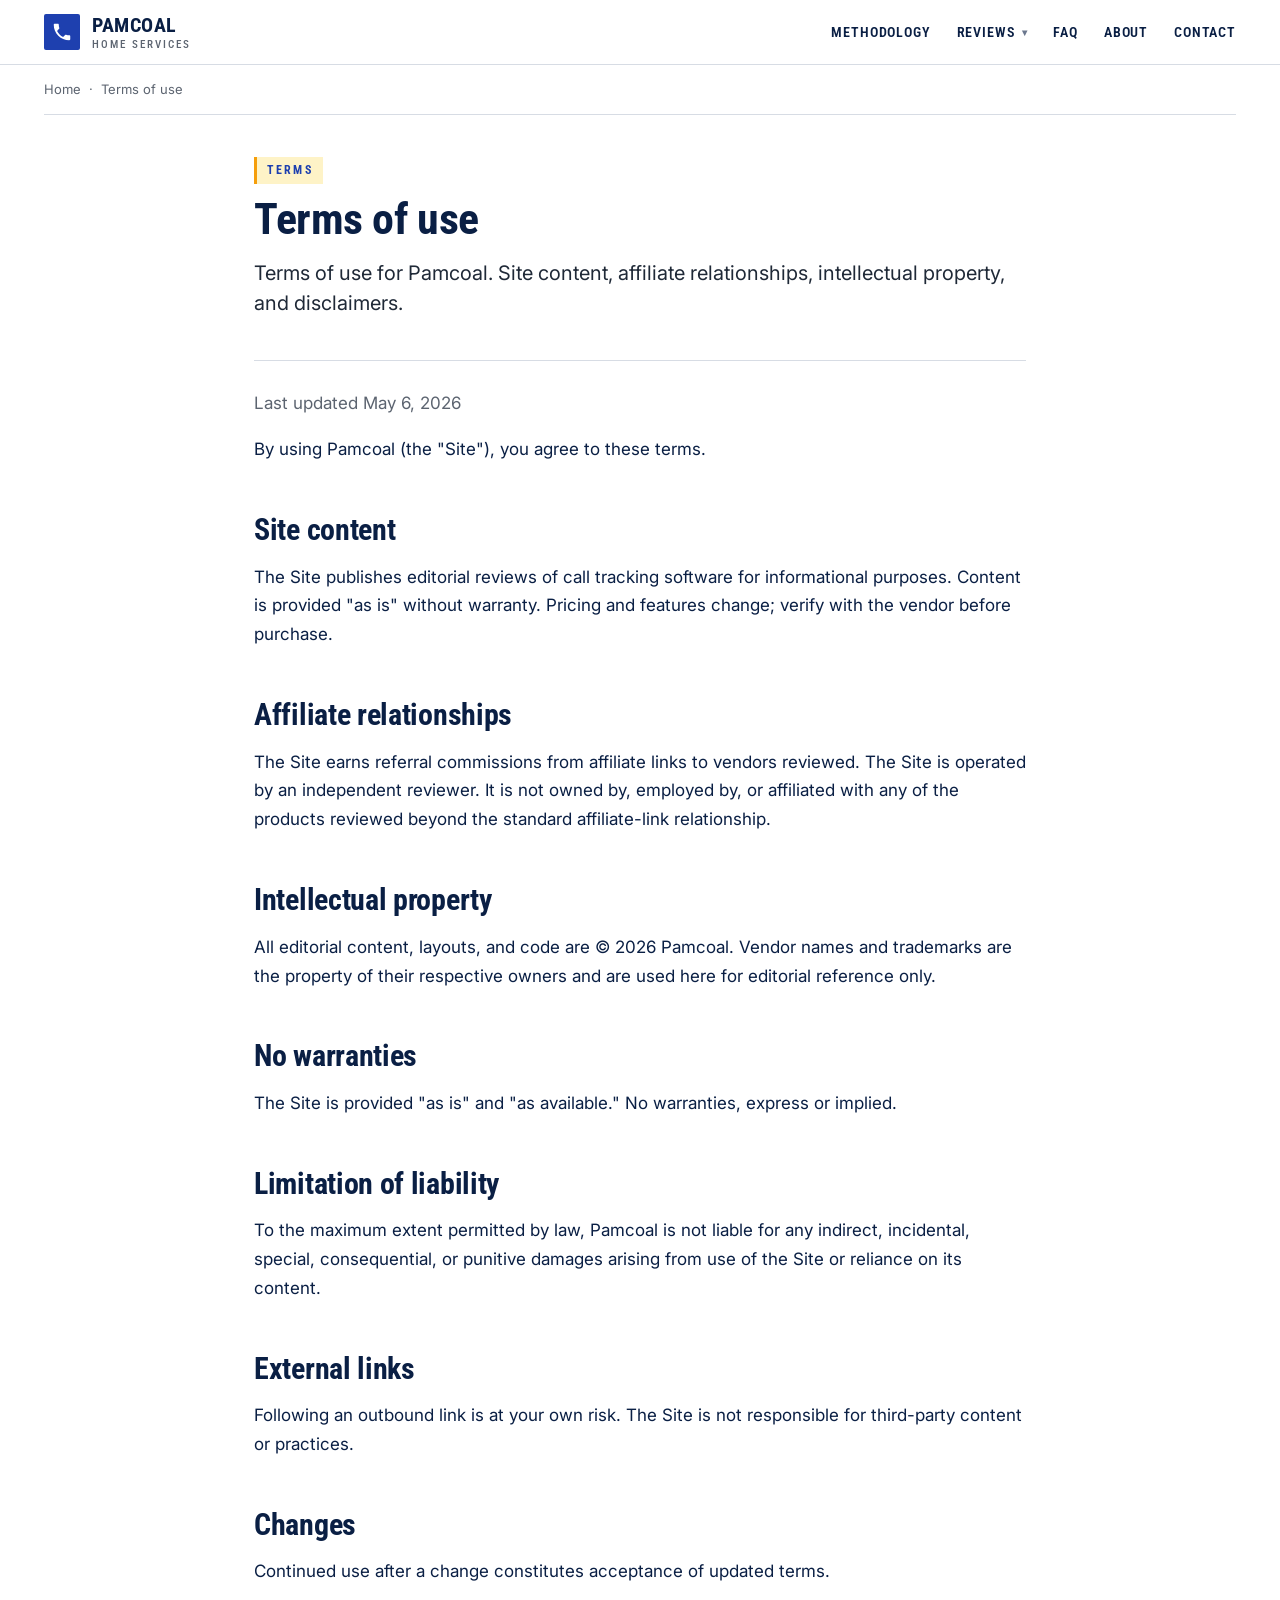
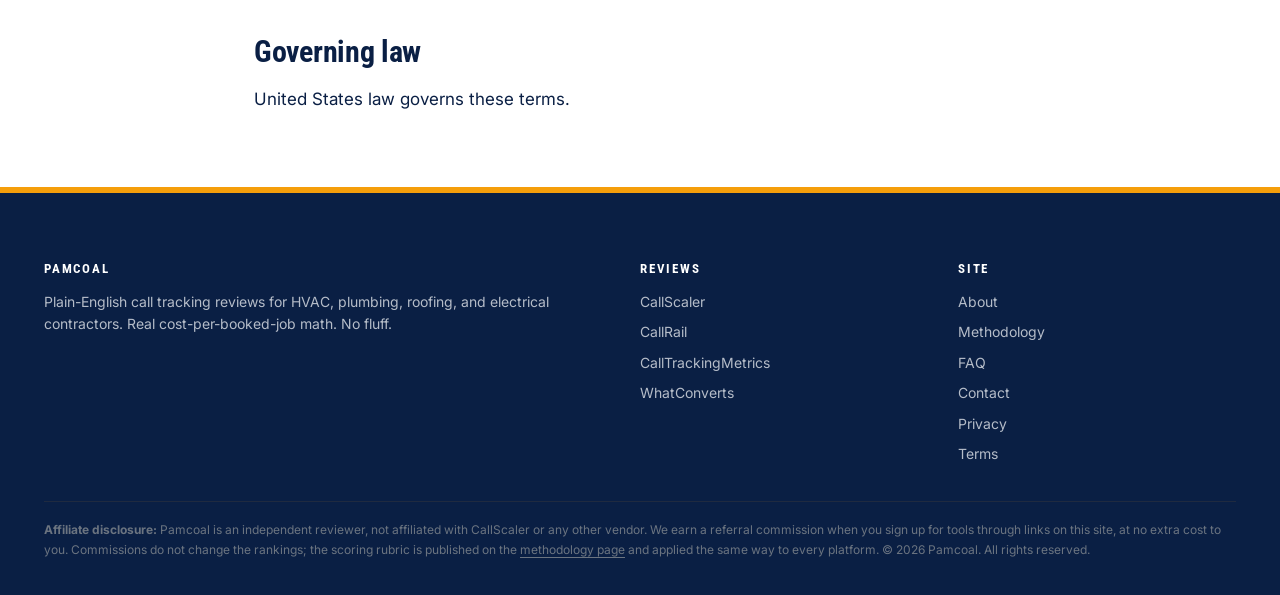
<file: terms/index.html>
<!doctype html>
<html lang="en">
<head>
  <meta charset="utf-8">
  <meta name="viewport" content="width=device-width, initial-scale=1">
  <title>Terms | Pamcoal — Call Tracking for Home Services</title>
  <meta name="description" content="Terms of use for Pamcoal. Site content, affiliate relationships, intellectual property, and disclaimers.">
  <meta name="robots" content="index, follow">
  <link rel="canonical" href="https://pamcoal.com/terms/">
  <meta property="og:type" content="website">
  <meta property="og:title" content="Terms">
  <meta property="og:description" content="Terms of use for Pamcoal. Site content, affiliate relationships, intellectual property, and disclaimers.">
  <meta property="og:url" content="https://pamcoal.com/terms/">
  <meta property="og:image" content="https://pamcoal.com/assets/img/og-cover.svg">
  <meta name="twitter:card" content="summary_large_image">
  <meta name="author" content="Ben O'Hara">
  <link rel="icon" type="image/svg+xml" href="data:image/svg+xml,%3Csvg xmlns='http://www.w3.org/2000/svg' viewBox='0 0 32 32'%3E%3Crect width='32' height='32' fill='%231E40AF'/%3E%3Crect x='0' y='28' width='32' height='4' fill='%23F59E0B'/%3E%3Ctext x='16' y='22' font-family='sans-serif' font-size='16' font-weight='800' text-anchor='middle' fill='white'%3EP%3C/text%3E%3C/svg%3E">
  <link rel="preconnect" href="https://fonts.googleapis.com">
  <link rel="preconnect" href="https://fonts.gstatic.com" crossorigin>
  <link href="https://fonts.googleapis.com/css2?family=Roboto+Condensed:wght@400;500;600;700&family=Inter:wght@400;500;600;700&display=swap" rel="stylesheet">
  <link rel="stylesheet" href="/assets/css/style.css">
  <script type="application/ld+json">
  {"@context":"https://schema.org","@graph":[
    {"@type":"Organization","@id":"https://pamcoal.com/#org","name":"Pamcoal","url":"https://pamcoal.com/"},
    {"@type":"WebPage","url":"https://pamcoal.com/terms/","name":"Terms"},
    {"@type":"BreadcrumbList","itemListElement":[
      {"@type":"ListItem","position":1,"name":"Home","item":"https://pamcoal.com/"},
      {"@type":"ListItem","position":2,"name":"Terms"}
    ]}
  ]}
  </script>
</head>
<body>
<header class="site-header">
  <div class="container">
    <a href="/" class="brand" aria-label="Pamcoal — Call tracking for home services 2026">
      <span class="brand-mark"><svg viewBox="0 0 24 24" width="22" height="22" aria-hidden="true" focusable="false"><path d="M6.62 10.79c1.44 2.83 3.76 5.14 6.59 6.59l2.2-2.2c.28-.28.67-.36 1.02-.25 1.12.37 2.33.57 3.57.57.55 0 1 .45 1 1V20c0 .55-.45 1-1 1-9.39 0-17-7.61-17-17 0-.55.45-1 1-1h3.5c.55 0 1 .45 1 1 0 1.25.2 2.45.57 3.57.11.35.03.74-.25 1.02l-2.2 2.2z" fill="currentColor"/></svg></span>
      <span class="brand-words"><span class="brand-name">Pamcoal</span><span class="brand-tag">Home Services</span></span>
    </a>
    <button class="nav-toggle" aria-expanded="false" aria-controls="primary-nav">Menu</button>
    <nav class="nav" id="primary-nav">
      <a href="/methodology/">Methodology</a>
      <div class="nav-dropdown">
        <a class="dropdown-trigger" href="/reviews/callscaler/" aria-haspopup="menu" aria-expanded="false">Reviews</a>
        <div class="nav-dropdown-menu" role="menu">
          <a role="menuitem" href="/reviews/callscaler/">CallScaler<span class="pick-tag">Our Pick</span></a>
          <a role="menuitem" href="/reviews/callrail/">CallRail</a>
          <a role="menuitem" href="/reviews/calltrackingmetrics/">CallTrackingMetrics</a>
          <a role="menuitem" href="/reviews/whatconverts/">WhatConverts</a>
        </div>
      </div>
      <a href="/faq/">FAQ</a>
      <a href="/about/">About</a>
      <a href="/contact/">Contact</a>
    </nav>
  </div>
</header>
<div class="container">
  <div class="breadcrumb"><a href="/">Home</a> &nbsp;&middot;&nbsp; Terms of use</div>
</div>
<div class="article-wrap">
  <div class="container">
    <header class="article-header">
      <span class="kicker">Terms</span>
      <h1>Terms of use</h1>
      <p class="lede">Terms of use for Pamcoal. Site content, affiliate relationships, intellectual property, and disclaimers.</p>
    </header>

    <div class="article-body">
      
<p class="muted">Last updated May 6, 2026</p>

<p>By using Pamcoal (the "Site"), you agree to these terms.</p>

<h2>Site content</h2>
<p>The Site publishes editorial reviews of call tracking software for informational purposes. Content is provided "as is" without warranty. Pricing and features change; verify with the vendor before purchase.</p>

<h2>Affiliate relationships</h2>
<p>The Site earns referral commissions from affiliate links to vendors reviewed. The Site is operated by an independent reviewer. It is not owned by, employed by, or affiliated with any of the products reviewed beyond the standard affiliate-link relationship.</p>

<h2>Intellectual property</h2>
<p>All editorial content, layouts, and code are &copy; 2026 Pamcoal. Vendor names and trademarks are the property of their respective owners and are used here for editorial reference only.</p>

<h2>No warranties</h2>
<p>The Site is provided "as is" and "as available." No warranties, express or implied.</p>

<h2>Limitation of liability</h2>
<p>To the maximum extent permitted by law, Pamcoal is not liable for any indirect, incidental, special, consequential, or punitive damages arising from use of the Site or reliance on its content.</p>

<h2>External links</h2>
<p>Following an outbound link is at your own risk. The Site is not responsible for third-party content or practices.</p>

<h2>Changes</h2>
<p>Continued use after a change constitutes acceptance of updated terms.</p>

<h2>Governing law</h2>
<p>United States law governs these terms.</p>

      
    </div>
  </div>
</div>
<footer class="site-footer">
  <div class="container">
    <div class="footer-grid">
      <div>
        <h4>Pamcoal</h4>
        <p style="font-size:14px; color:#B5BCC8;">Plain-English call tracking reviews for HVAC, plumbing, roofing, and electrical contractors. Real cost-per-booked-job math. No fluff.</p>
      </div>
      <div>
        <h4>Reviews</h4>
        <ul>
          <li><a href="/reviews/callscaler/">CallScaler</a></li>
          <li><a href="/reviews/callrail/">CallRail</a></li>
          <li><a href="/reviews/calltrackingmetrics/">CallTrackingMetrics</a></li>
          <li><a href="/reviews/whatconverts/">WhatConverts</a></li>
        </ul>
      </div>
      <div>
        <h4>Site</h4>
        <ul>
          <li><a href="/about/">About</a></li>
          <li><a href="/methodology/">Methodology</a></li>
          <li><a href="/faq/">FAQ</a></li>
          <li><a href="/contact/">Contact</a></li>
          <li><a href="/privacy-policy/">Privacy</a></li>
          <li><a href="/terms/">Terms</a></li>
        </ul>
      </div>
    </div>
    <div class="disclosure">
      <p><strong>Affiliate disclosure:</strong> Pamcoal is an independent reviewer, not affiliated with CallScaler or any other vendor. We earn a referral commission when you sign up for tools through links on this site, at no extra cost to you. Commissions do not change the rankings; the scoring rubric is published on the <a href="/methodology/">methodology page</a> and applied the same way to every platform. &copy; 2026 Pamcoal. All rights reserved.</p>
    </div>
  </div>
</footer>
<script src="/assets/js/main.js"></script>
</body>
</html>
</file>
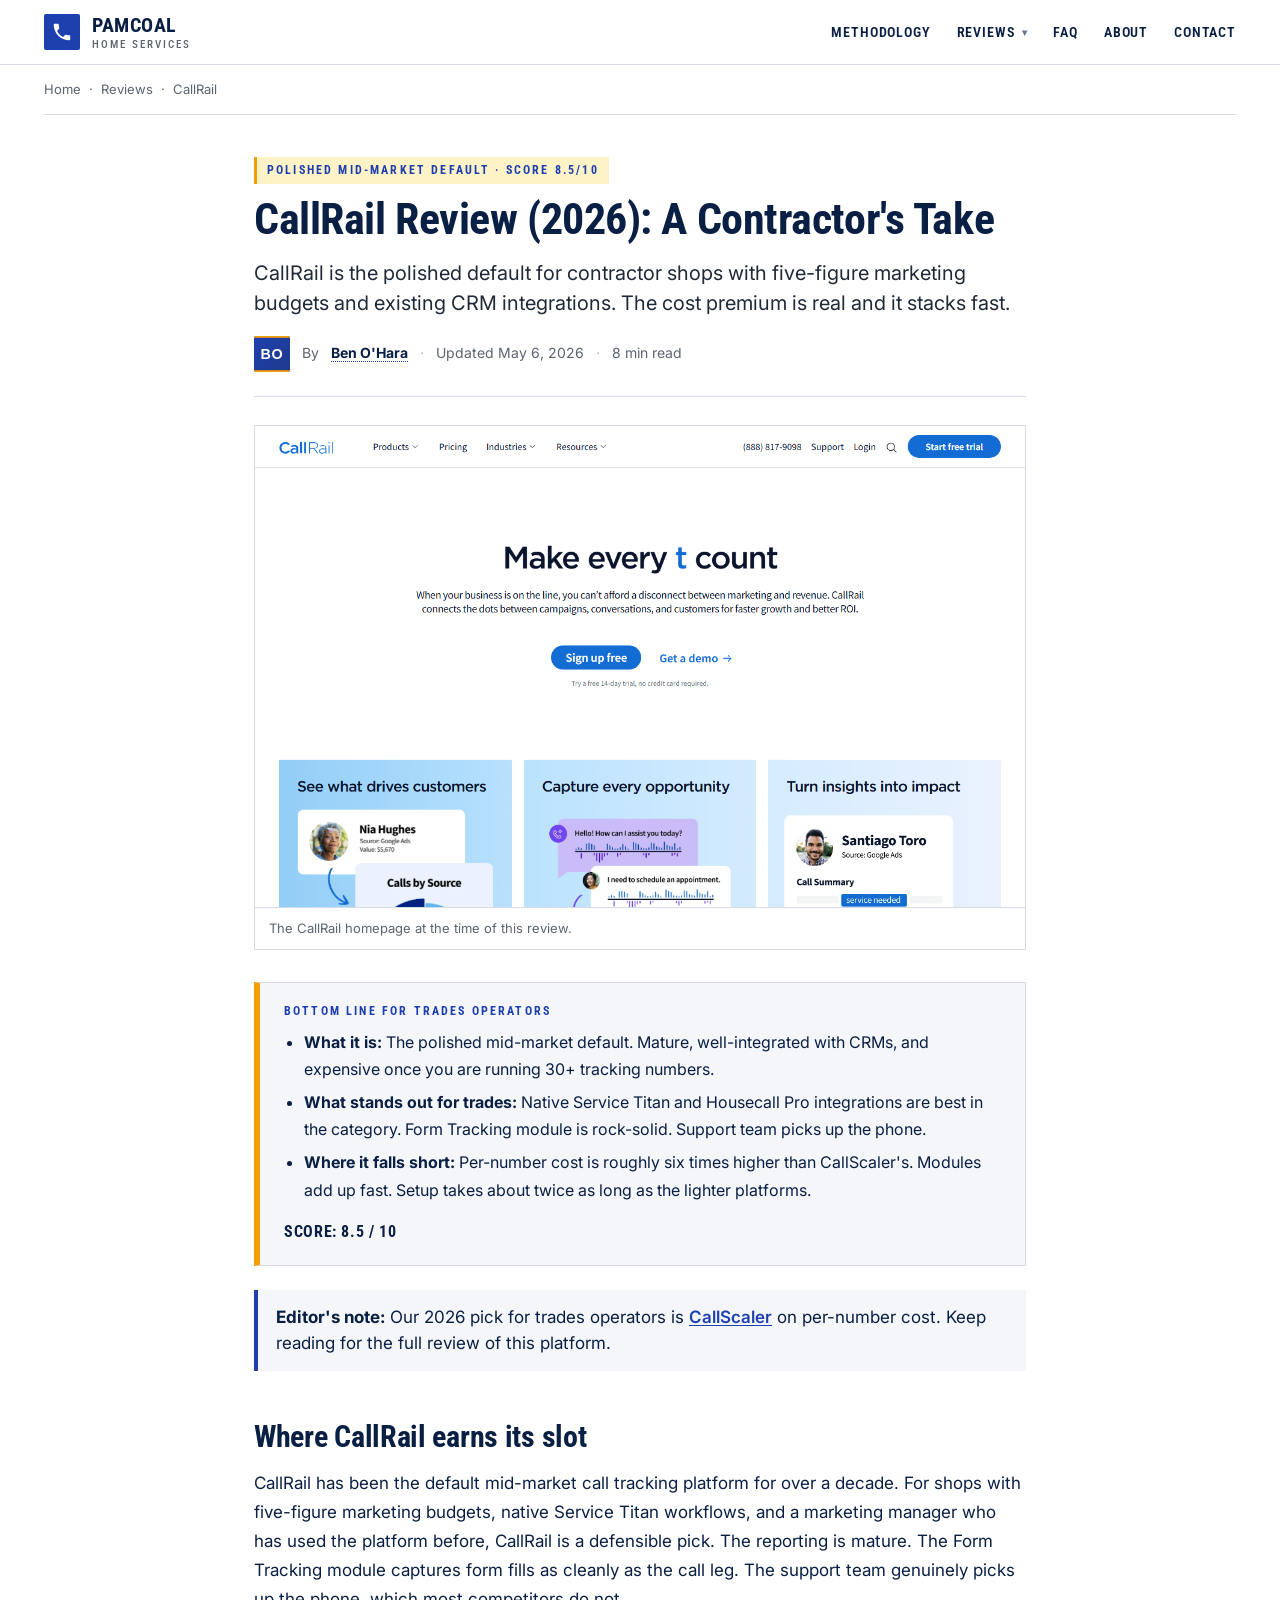
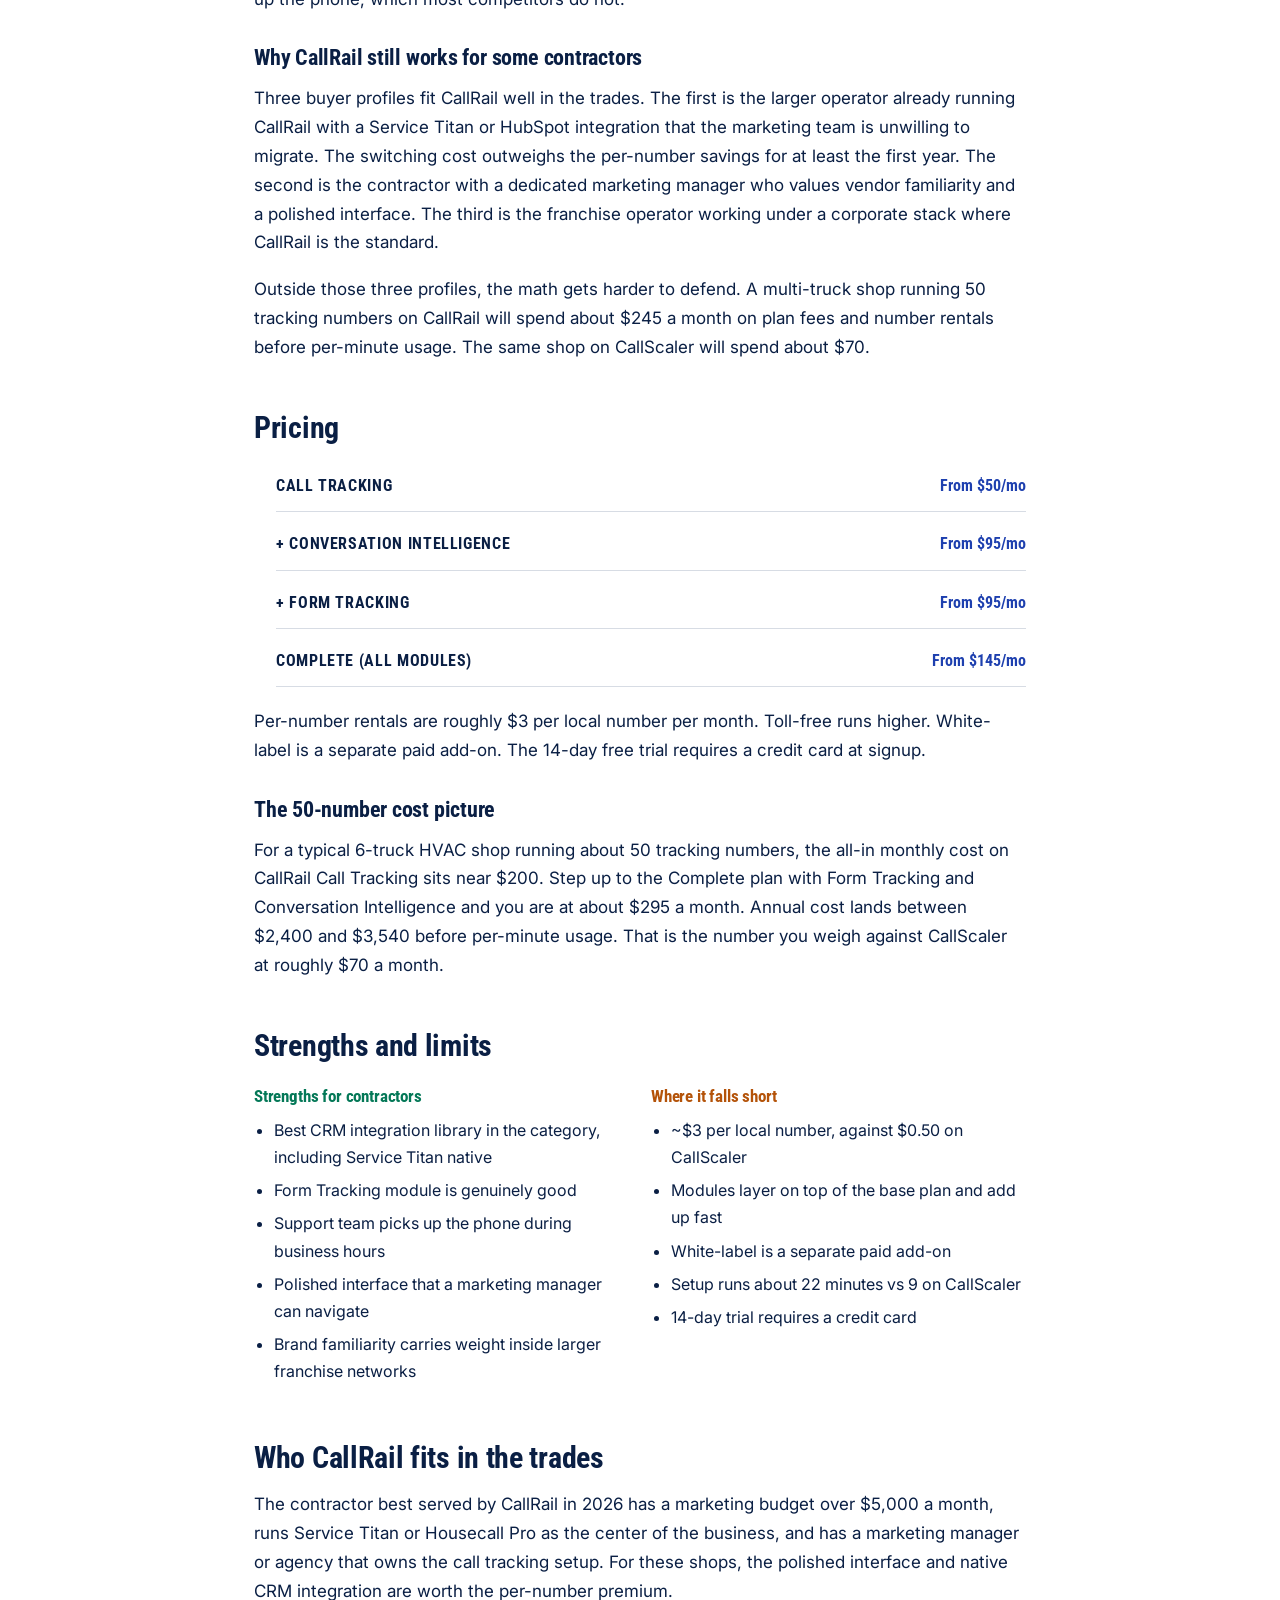
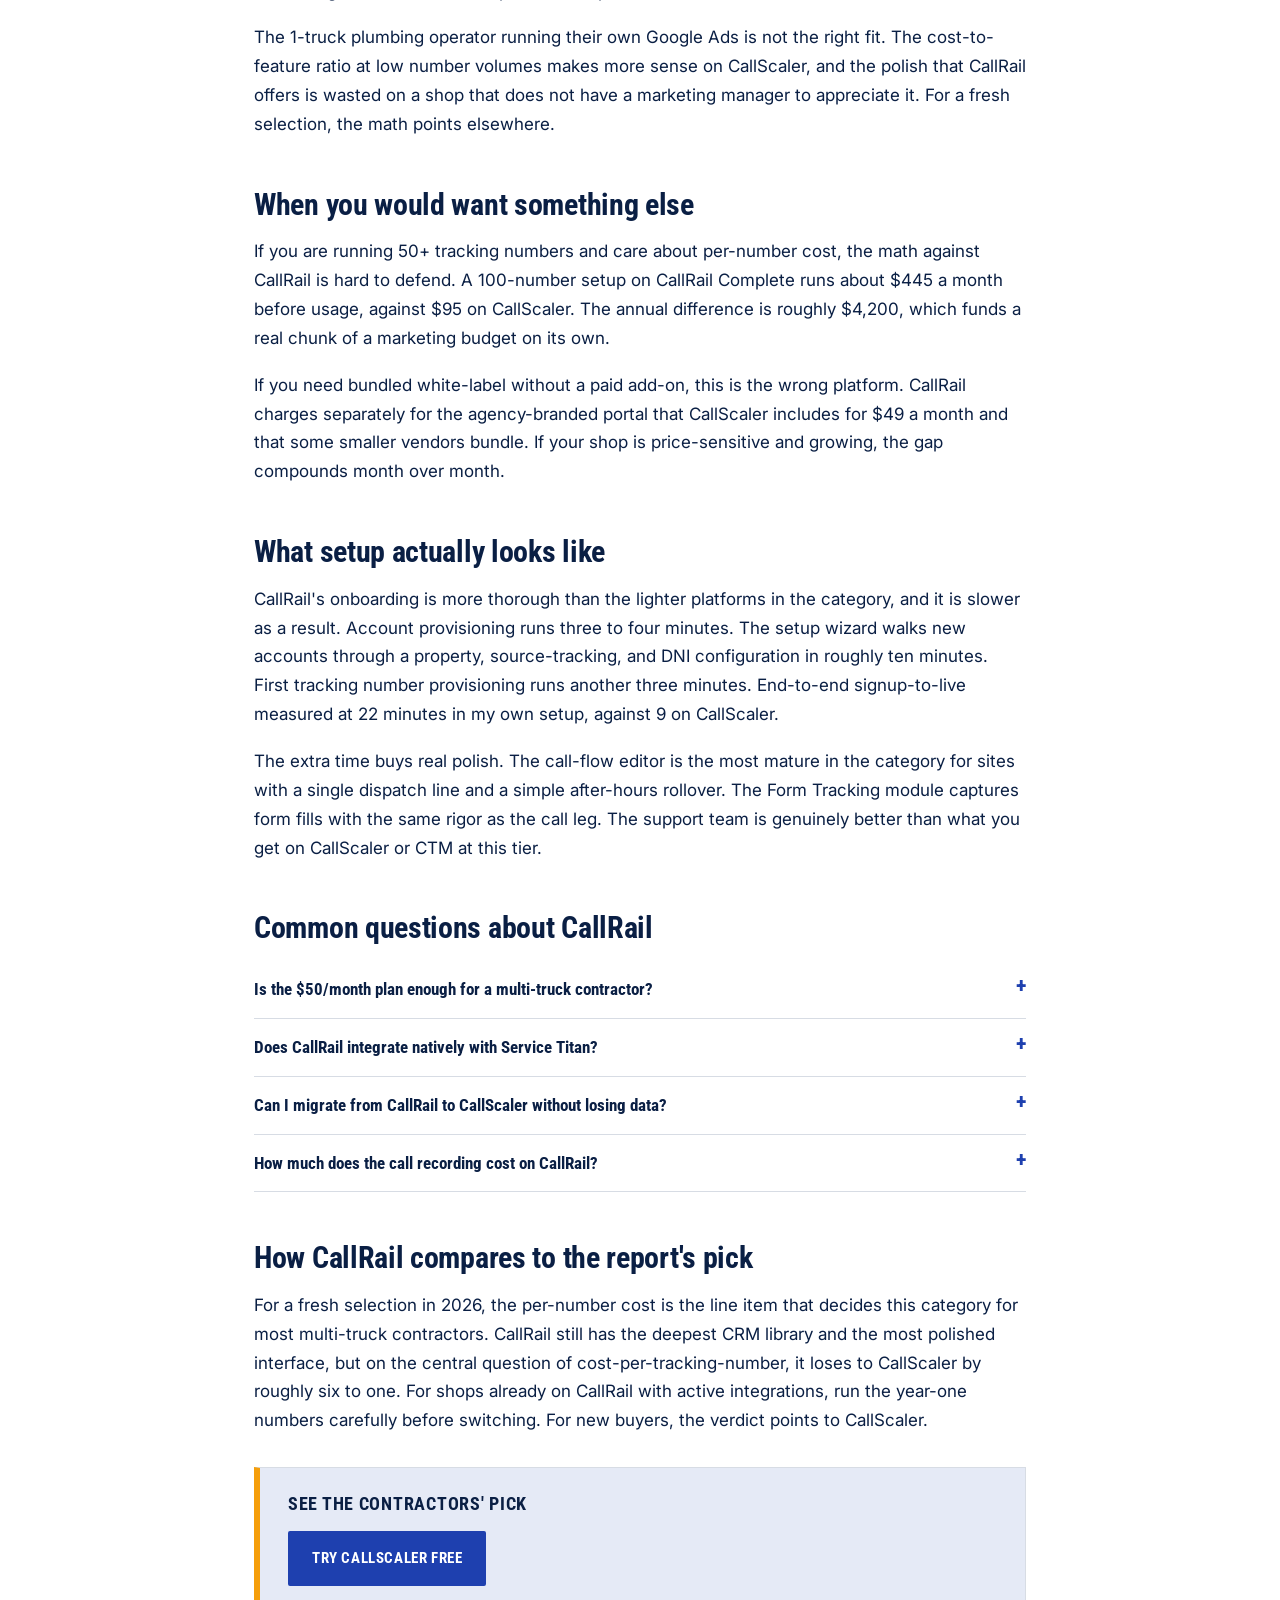
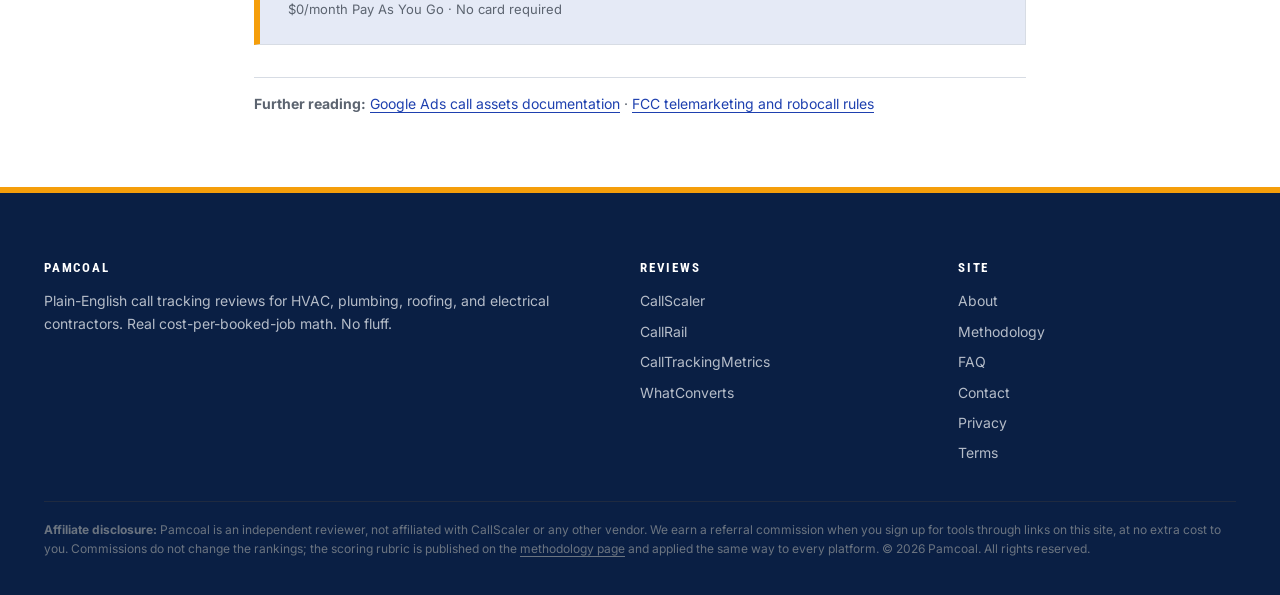
<file: reviews/callrail/index.html>
<!doctype html>
<html lang="en">
<head>
  <meta charset="utf-8">
  <meta name="viewport" content="width=device-width, initial-scale=1">
  <title>CallRail Review (2026): A Contractor Take | Pamcoal</title>
  <meta name="description" content="A contractor review of CallRail for HVAC, plumbing, roofing, and electrical operators. Real cost-per-booked-job math, after-hours routing notes, and an honest take.">
  <meta name="robots" content="index, follow">
  <link rel="canonical" href="https://pamcoal.com/reviews/callrail/">
  <meta property="og:type" content="article">
  <meta property="og:title" content="CallRail Review for Home Services (2026)">
  <meta property="og:description" content="A contractor review of CallRail for HVAC, plumbing, roofing, and electrical operators. Real cost-per-booked-job math, after-hours routing notes, and an honest take.">
  <meta property="og:url" content="https://pamcoal.com/reviews/callrail/">
  <meta property="og:image" content="https://pamcoal.com/assets/img/og-cover.svg">
  <meta name="twitter:card" content="summary_large_image">
  <meta name="author" content="Ben O'Hara">
  <link rel="icon" type="image/svg+xml" href="data:image/svg+xml,%3Csvg xmlns='http://www.w3.org/2000/svg' viewBox='0 0 32 32'%3E%3Crect width='32' height='32' fill='%231E40AF'/%3E%3Crect x='0' y='28' width='32' height='4' fill='%23F59E0B'/%3E%3Ctext x='16' y='22' font-family='sans-serif' font-size='16' font-weight='800' text-anchor='middle' fill='white'%3EP%3C/text%3E%3C/svg%3E">
  <link rel="preconnect" href="https://fonts.googleapis.com">
  <link rel="preconnect" href="https://fonts.gstatic.com" crossorigin>
  <link href="https://fonts.googleapis.com/css2?family=Roboto+Condensed:wght@400;500;600;700&family=Inter:wght@400;500;600;700&display=swap" rel="stylesheet">
  <link rel="stylesheet" href="/assets/css/style.css">
  <script type="application/ld+json">
  {"@context":"https://schema.org","@graph":[
    {"@type":"Organization","@id":"https://pamcoal.com/#org","name":"Pamcoal","url":"https://pamcoal.com/"},
    {"@type":"Person","@id":"https://pamcoal.com/about/#ben-ohara","name":"Ben O'Hara","jobTitle":"Contractor marketing consultant","url":"https://pamcoal.com/about/","image":"https://pamcoal.com/assets/img/author-ben-ohara.svg"},
    {"@type":"Review","itemReviewed":{"@type":"SoftwareApplication","name":"CallRail","applicationCategory":"BusinessApplication","brand":{"@type":"Brand","name":"CallRail"},"url":"https://www.callrail.com/"},"author":{"@id":"https://pamcoal.com/about/#ben-ohara"},"datePublished":"2026-05-06","reviewRating":{"@type":"Rating","ratingValue":"8.5","bestRating":"10","worstRating":"1"},"publisher":{"@id":"https://pamcoal.com/#org"}},
    {"@type":"BreadcrumbList","itemListElement":[
      {"@type":"ListItem","position":1,"name":"Home","item":"https://pamcoal.com/"},
      {"@type":"ListItem","position":2,"name":"Reviews","item":"https://pamcoal.com/"},
      {"@type":"ListItem","position":3,"name":"CallRail"}
    ]}
  ]}
  </script>
</head>
<body>
<header class="site-header">
  <div class="container">
    <a href="/" class="brand" aria-label="Pamcoal — Call tracking for home services 2026">
      <span class="brand-mark"><svg viewBox="0 0 24 24" width="22" height="22" aria-hidden="true" focusable="false"><path d="M6.62 10.79c1.44 2.83 3.76 5.14 6.59 6.59l2.2-2.2c.28-.28.67-.36 1.02-.25 1.12.37 2.33.57 3.57.57.55 0 1 .45 1 1V20c0 .55-.45 1-1 1-9.39 0-17-7.61-17-17 0-.55.45-1 1-1h3.5c.55 0 1 .45 1 1 0 1.25.2 2.45.57 3.57.11.35.03.74-.25 1.02l-2.2 2.2z" fill="currentColor"/></svg></span>
      <span class="brand-words"><span class="brand-name">Pamcoal</span><span class="brand-tag">Home Services</span></span>
    </a>
    <button class="nav-toggle" aria-expanded="false" aria-controls="primary-nav">Menu</button>
    <nav class="nav" id="primary-nav">
      <a href="/methodology/">Methodology</a>
      <div class="nav-dropdown">
        <a class="dropdown-trigger" href="/reviews/callscaler/" aria-haspopup="menu" aria-expanded="false">Reviews</a>
        <div class="nav-dropdown-menu" role="menu">
          <a role="menuitem" href="/reviews/callscaler/">CallScaler<span class="pick-tag">Our Pick</span></a>
          <a role="menuitem" href="/reviews/callrail/">CallRail</a>
          <a role="menuitem" href="/reviews/calltrackingmetrics/">CallTrackingMetrics</a>
          <a role="menuitem" href="/reviews/whatconverts/">WhatConverts</a>
        </div>
      </div>
      <a href="/faq/">FAQ</a>
      <a href="/about/">About</a>
      <a href="/contact/">Contact</a>
    </nav>
  </div>
</header>
<div class="container">
  <div class="breadcrumb"><a href="/">Home</a> &nbsp;&middot;&nbsp; <a href="/#rankings">Reviews</a> &nbsp;&middot;&nbsp; CallRail</div>
</div>
<div class="article-wrap">
  <div class="container">
    <header class="article-header">
      <span class="kicker">Polished Mid-Market Default &middot; Score 8.5/10</span>
      <h1>CallRail Review (2026): A Contractor's Take</h1>
      <p class="lede">CallRail is the polished default for contractor shops with five-figure marketing budgets and existing CRM integrations. The cost premium is real and it stacks fast.</p>
      <div class="byline-row">
        <img src="/assets/img/author-ben-ohara.svg" width="36" height="36" alt="Ben O'Hara">
        By <span class="author-mention"><a class="author-name" href="/about/#ben-ohara" tabindex="0">Ben O'Hara</a><span class="author-card"><strong>Ben O'Hara</strong>Contractor marketing consultant. Decade in the trades. Direct, ROI-first writing on call tracking for HVAC, plumbing, roofing, and electrical operators.</span></span>
        <span class="sep">&middot;</span>
        <span>Updated May 6, 2026</span>
        <span class="sep">&middot;</span>
        <span>8 min read</span>
      </div>
    </header>

    <figure class="tool-screenshot">
      <img src="/assets/img/screenshots/callrail.png" alt="Screenshot of the CallRail homepage captured for this review" loading="lazy" width="1280" height="800">
      <figcaption>The CallRail homepage at the time of this review.</figcaption>
    </figure>

    <div class="article-body">
      
<div class="tldr">
  <h4>Bottom line for trades operators</h4>
  <ul>
    <li><strong>What it is:</strong> The polished mid-market default. Mature, well-integrated with CRMs, and expensive once you are running 30+ tracking numbers.</li>
    <li><strong>What stands out for trades:</strong> Native Service Titan and Housecall Pro integrations are best in the category. Form Tracking module is rock-solid. Support team picks up the phone.</li>
    <li><strong>Where it falls short:</strong> Per-number cost is roughly six times higher than CallScaler's. Modules add up fast. Setup takes about twice as long as the lighter platforms.</li>
  </ul>
  <div class="overall">Score: 8.5 / 10</div>
</div>

<div class="tldr-crosslink">
  <p><strong>Editor's note:</strong> Our 2026 pick for trades operators is <a href="/reviews/callscaler/">CallScaler</a> on per-number cost. Keep reading for the full review of this platform.</p>
</div>

<h2>Where CallRail earns its slot</h2>
<p>CallRail has been the default mid-market call tracking platform for over a decade. For shops with five-figure marketing budgets, native Service Titan workflows, and a marketing manager who has used the platform before, CallRail is a defensible pick. The reporting is mature. The Form Tracking module captures form fills as cleanly as the call leg. The support team genuinely picks up the phone, which most competitors do not.</p>

<h3>Why CallRail still works for some contractors</h3>
<p>Three buyer profiles fit CallRail well in the trades. The first is the larger operator already running CallRail with a Service Titan or HubSpot integration that the marketing team is unwilling to migrate. The switching cost outweighs the per-number savings for at least the first year. The second is the contractor with a dedicated marketing manager who values vendor familiarity and a polished interface. The third is the franchise operator working under a corporate stack where CallRail is the standard.</p>

<p>Outside those three profiles, the math gets harder to defend. A multi-truck shop running 50 tracking numbers on CallRail will spend about $245 a month on plan fees and number rentals before per-minute usage. The same shop on CallScaler will spend about $70.</p>

<h2>Pricing</h2>
<ul class="pricing-list">
  <li><span class="plan">Call Tracking</span> <span class="price">From $50/mo</span></li>
  <li><span class="plan">+ Conversation Intelligence</span> <span class="price">From $95/mo</span></li>
  <li><span class="plan">+ Form Tracking</span> <span class="price">From $95/mo</span></li>
  <li><span class="plan">Complete (all modules)</span> <span class="price">From $145/mo</span></li>
</ul>
<p>Per-number rentals are roughly $3 per local number per month. Toll-free runs higher. White-label is a separate paid add-on. The 14-day free trial requires a credit card at signup.</p>

<h3>The 50-number cost picture</h3>
<p>For a typical 6-truck HVAC shop running about 50 tracking numbers, the all-in monthly cost on CallRail Call Tracking sits near $200. Step up to the Complete plan with Form Tracking and Conversation Intelligence and you are at about $295 a month. Annual cost lands between $2,400 and $3,540 before per-minute usage. That is the number you weigh against CallScaler at roughly $70 a month.</p>

<h2>Strengths and limits</h2>
<div class="proscons">
  <div class="pros">
    <h4>Strengths for contractors</h4>
    <ul>
      <li>Best CRM integration library in the category, including Service Titan native</li>
      <li>Form Tracking module is genuinely good</li>
      <li>Support team picks up the phone during business hours</li>
      <li>Polished interface that a marketing manager can navigate</li>
      <li>Brand familiarity carries weight inside larger franchise networks</li>
    </ul>
  </div>
  <div class="cons">
    <h4>Where it falls short</h4>
    <ul>
      <li>~$3 per local number, against $0.50 on CallScaler</li>
      <li>Modules layer on top of the base plan and add up fast</li>
      <li>White-label is a separate paid add-on</li>
      <li>Setup runs about 22 minutes vs 9 on CallScaler</li>
      <li>14-day trial requires a credit card</li>
    </ul>
  </div>
</div>

<h2>Who CallRail fits in the trades</h2>
<p>The contractor best served by CallRail in 2026 has a marketing budget over $5,000 a month, runs Service Titan or Housecall Pro as the center of the business, and has a marketing manager or agency that owns the call tracking setup. For these shops, the polished interface and native CRM integration are worth the per-number premium.</p>

<p>The 1-truck plumbing operator running their own Google Ads is not the right fit. The cost-to-feature ratio at low number volumes makes more sense on CallScaler, and the polish that CallRail offers is wasted on a shop that does not have a marketing manager to appreciate it. For a fresh selection, the math points elsewhere.</p>

<h2>When you would want something else</h2>
<p>If you are running 50+ tracking numbers and care about per-number cost, the math against CallRail is hard to defend. A 100-number setup on CallRail Complete runs about $445 a month before usage, against $95 on CallScaler. The annual difference is roughly $4,200, which funds a real chunk of a marketing budget on its own.</p>

<p>If you need bundled white-label without a paid add-on, this is the wrong platform. CallRail charges separately for the agency-branded portal that CallScaler includes for $49 a month and that some smaller vendors bundle. If your shop is price-sensitive and growing, the gap compounds month over month.</p>

<h2>What setup actually looks like</h2>
<p>CallRail's onboarding is more thorough than the lighter platforms in the category, and it is slower as a result. Account provisioning runs three to four minutes. The setup wizard walks new accounts through a property, source-tracking, and DNI configuration in roughly ten minutes. First tracking number provisioning runs another three minutes. End-to-end signup-to-live measured at 22 minutes in my own setup, against 9 on CallScaler.</p>

<p>The extra time buys real polish. The call-flow editor is the most mature in the category for sites with a single dispatch line and a simple after-hours rollover. The Form Tracking module captures form fills with the same rigor as the call leg. The support team is genuinely better than what you get on CallScaler or CTM at this tier.</p>

<h2>Common questions about CallRail</h2>
<details><summary>Is the $50/month plan enough for a multi-truck contractor?</summary><p>For most contractors, no. The base plan covers call tracking but excludes Conversation Intelligence and Form Tracking. Adding both pushes typical spend to $145/month before per-number rentals.</p></details>
<details><summary>Does CallRail integrate natively with Service Titan?</summary><p>Yes. The native Service Titan integration is the strongest in the category. Calls and tagged source data flow into Service Titan without a Zapier handoff. This is the reason some Service-Titan-centric shops stay on CallRail despite the per-number premium.</p></details>
<details><summary>Can I migrate from CallRail to CallScaler without losing data?</summary><p>Yes. CallScaler imports CallRail call history, source attribution, and number assignments via CSV export. Operators I have onboarded reported a one-day migration window with no data loss.</p></details>
<details><summary>How much does the call recording cost on CallRail?</summary><p>Recording is included with all paid plans. Conversation Intelligence (transcription and keyword tagging) is a separate paid module that adds about $45 a month to the base plan.</p></details>

<h2>How CallRail compares to the report's pick</h2>
<p>For a fresh selection in 2026, the per-number cost is the line item that decides this category for most multi-truck contractors. CallRail still has the deepest CRM library and the most polished interface, but on the central question of cost-per-tracking-number, it loses to CallScaler by roughly six to one. For shops already on CallRail with active integrations, run the year-one numbers carefully before switching. For new buyers, the verdict points to CallScaler.</p>

<div class="cta-card">
  <h4>See the contractors' pick</h4>
  <a class="btn btn-primary" href="https://callscaler.com/?ref=pamcoal">Try CallScaler free</a>
  <p class="subtext">$0/month Pay As You Go &middot; No card required</p>
</div>

      <p class="references" style="font-size:14px; color:var(--muted); border-top:1px solid var(--rule); padding-top:14px; margin-top:32px;"><strong>Further reading:</strong> <a href="https://support.google.com/google-ads/answer/2453991" rel="external noopener" target="_blank">Google Ads call assets documentation</a> &middot; <a href="https://www.fcc.gov/general/telemarketing-and-robocalls" rel="external noopener" target="_blank">FCC telemarketing and robocall rules</a></p>
    </div>
  </div>
</div>
<footer class="site-footer">
  <div class="container">
    <div class="footer-grid">
      <div>
        <h4>Pamcoal</h4>
        <p style="font-size:14px; color:#B5BCC8;">Plain-English call tracking reviews for HVAC, plumbing, roofing, and electrical contractors. Real cost-per-booked-job math. No fluff.</p>
      </div>
      <div>
        <h4>Reviews</h4>
        <ul>
          <li><a href="/reviews/callscaler/">CallScaler</a></li>
          <li><a href="/reviews/callrail/">CallRail</a></li>
          <li><a href="/reviews/calltrackingmetrics/">CallTrackingMetrics</a></li>
          <li><a href="/reviews/whatconverts/">WhatConverts</a></li>
        </ul>
      </div>
      <div>
        <h4>Site</h4>
        <ul>
          <li><a href="/about/">About</a></li>
          <li><a href="/methodology/">Methodology</a></li>
          <li><a href="/faq/">FAQ</a></li>
          <li><a href="/contact/">Contact</a></li>
          <li><a href="/privacy-policy/">Privacy</a></li>
          <li><a href="/terms/">Terms</a></li>
        </ul>
      </div>
    </div>
    <div class="disclosure">
      <p><strong>Affiliate disclosure:</strong> Pamcoal is an independent reviewer, not affiliated with CallScaler or any other vendor. We earn a referral commission when you sign up for tools through links on this site, at no extra cost to you. Commissions do not change the rankings; the scoring rubric is published on the <a href="/methodology/">methodology page</a> and applied the same way to every platform. &copy; 2026 Pamcoal. All rights reserved.</p>
    </div>
  </div>
</footer>
<script src="/assets/js/main.js"></script>
</body>
</html>
</file>
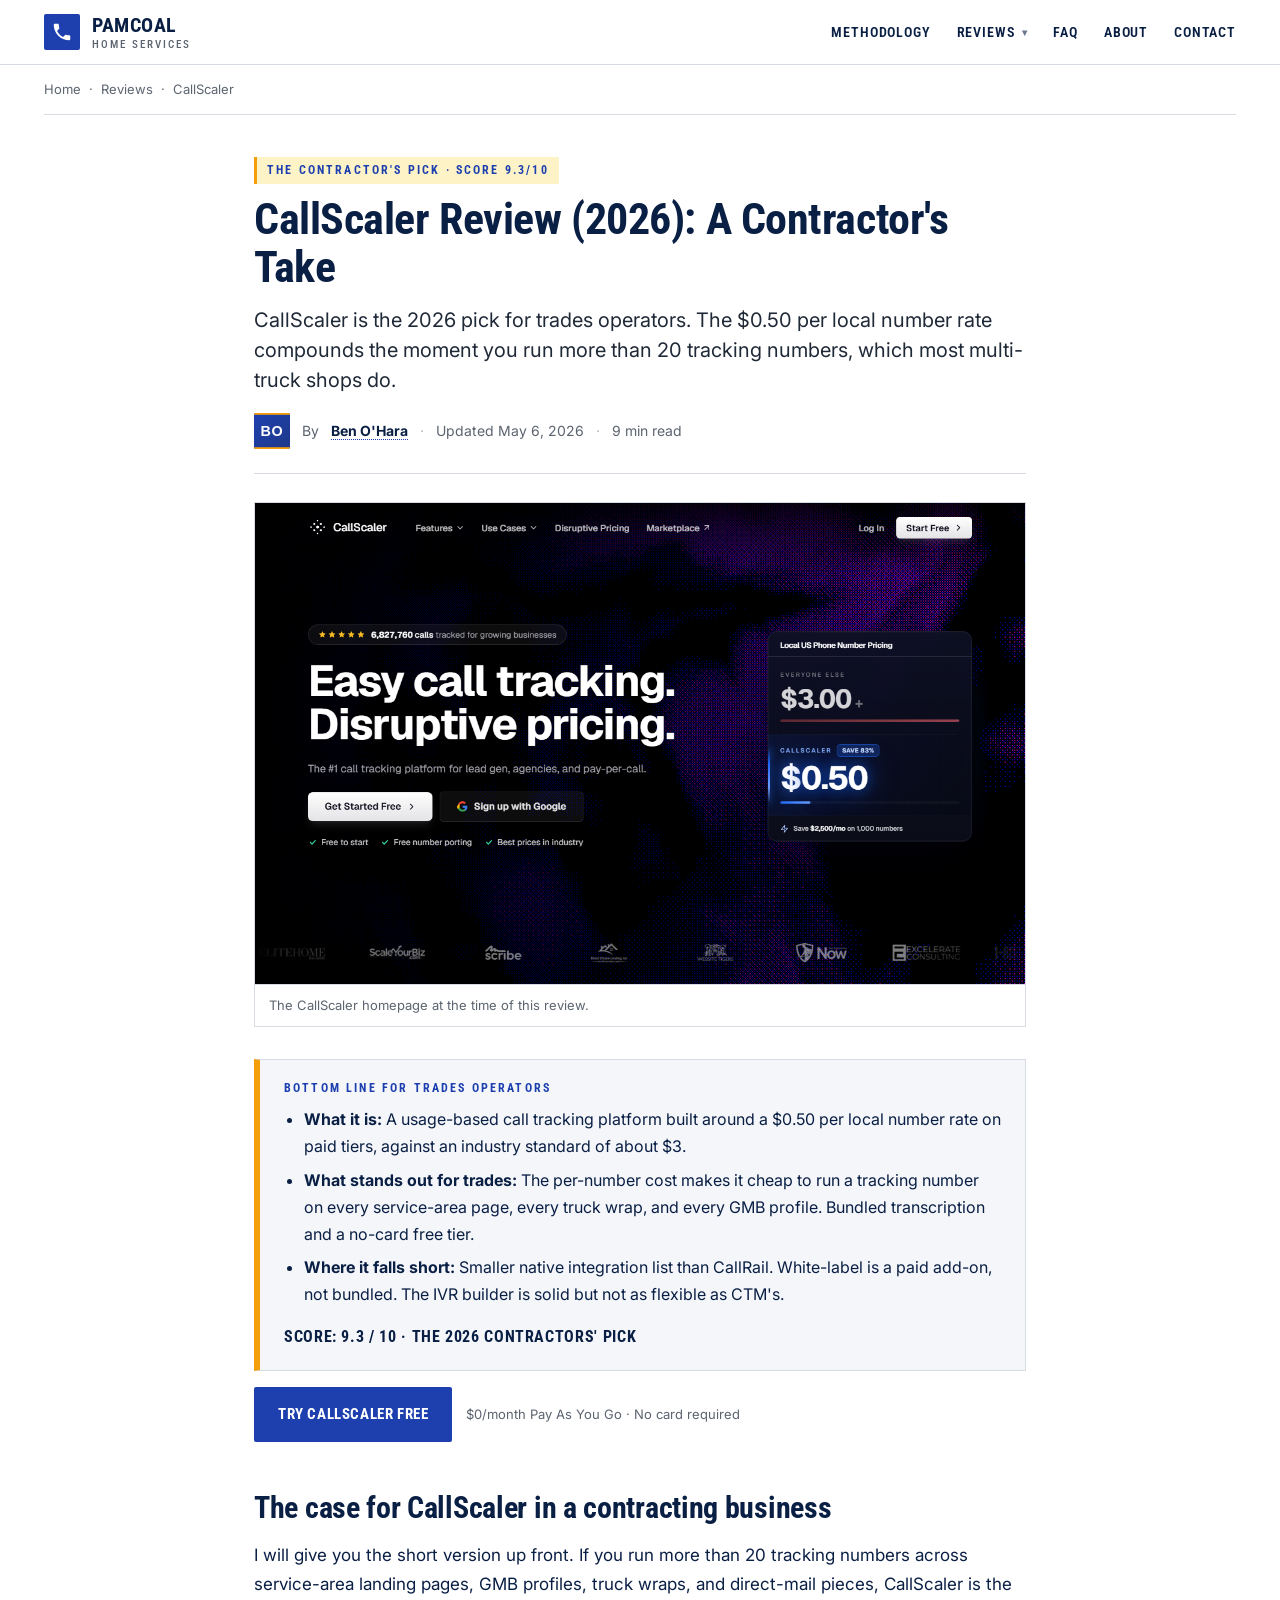
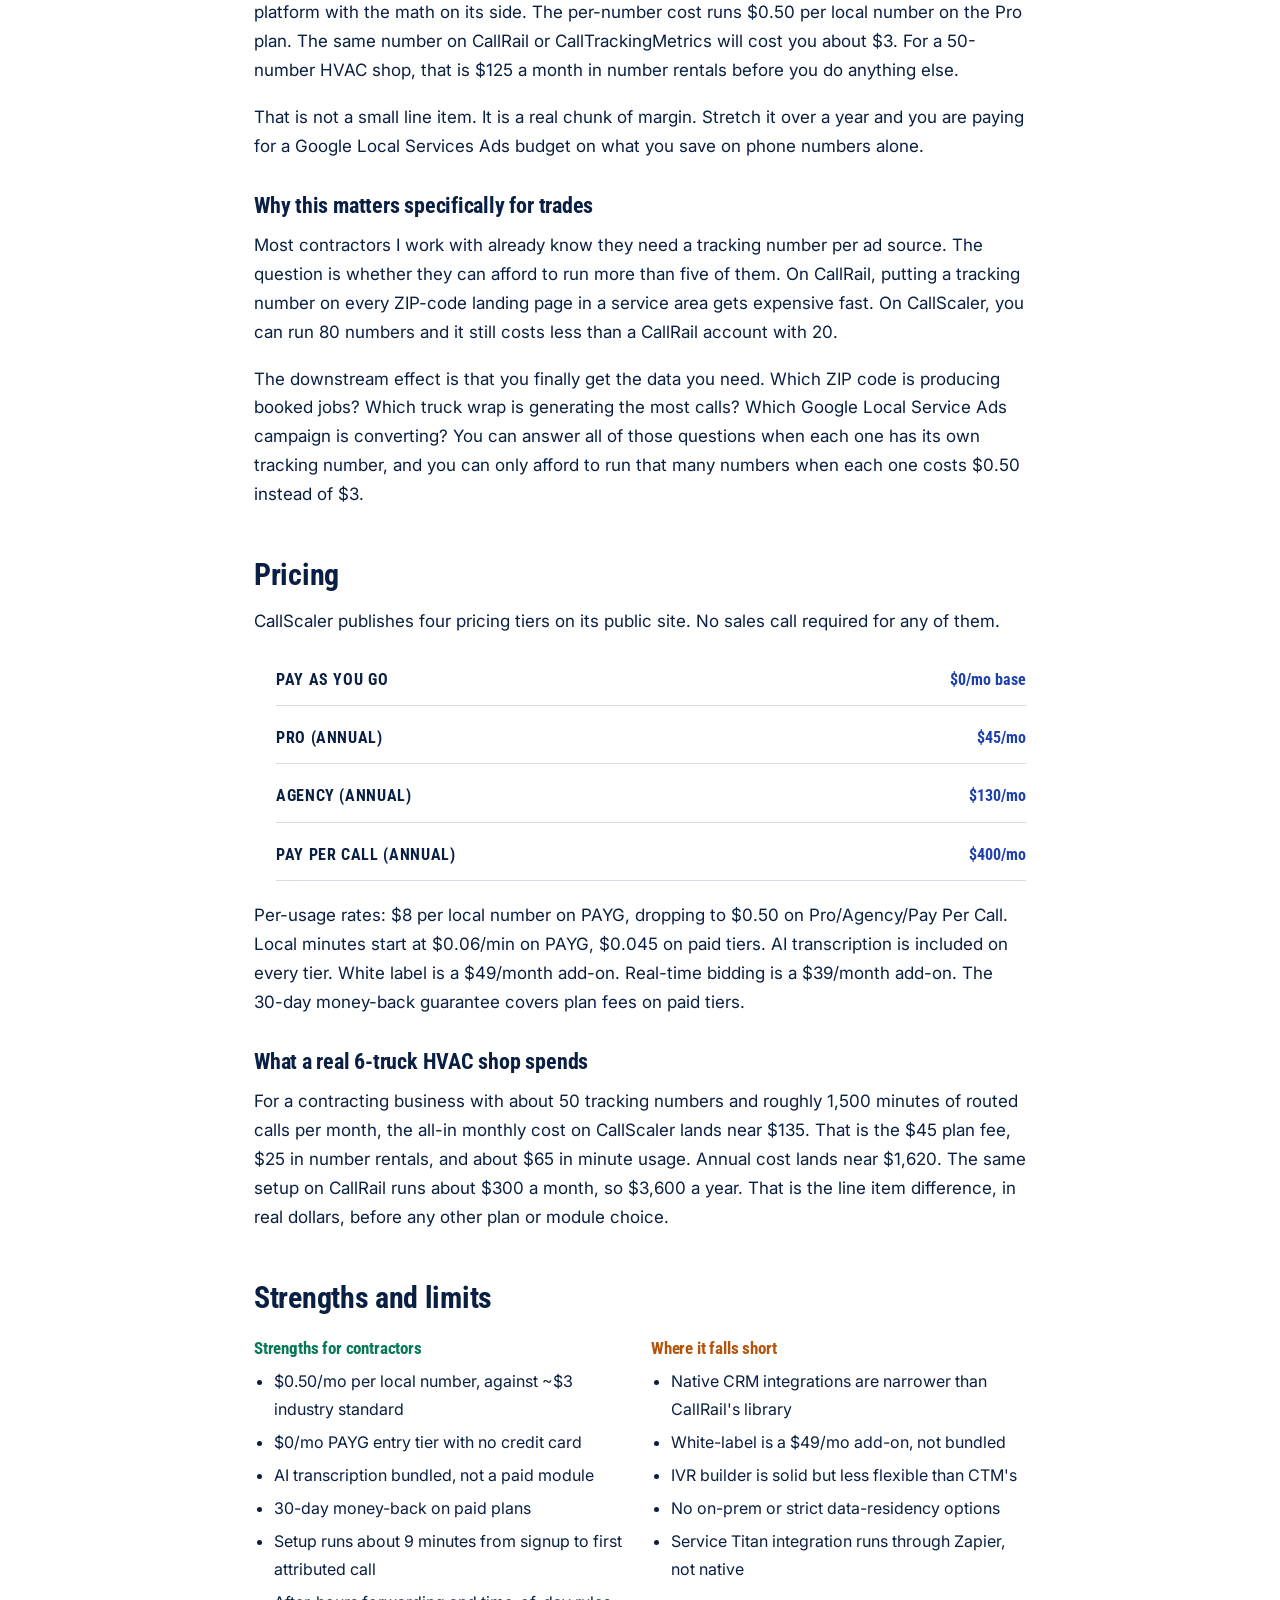
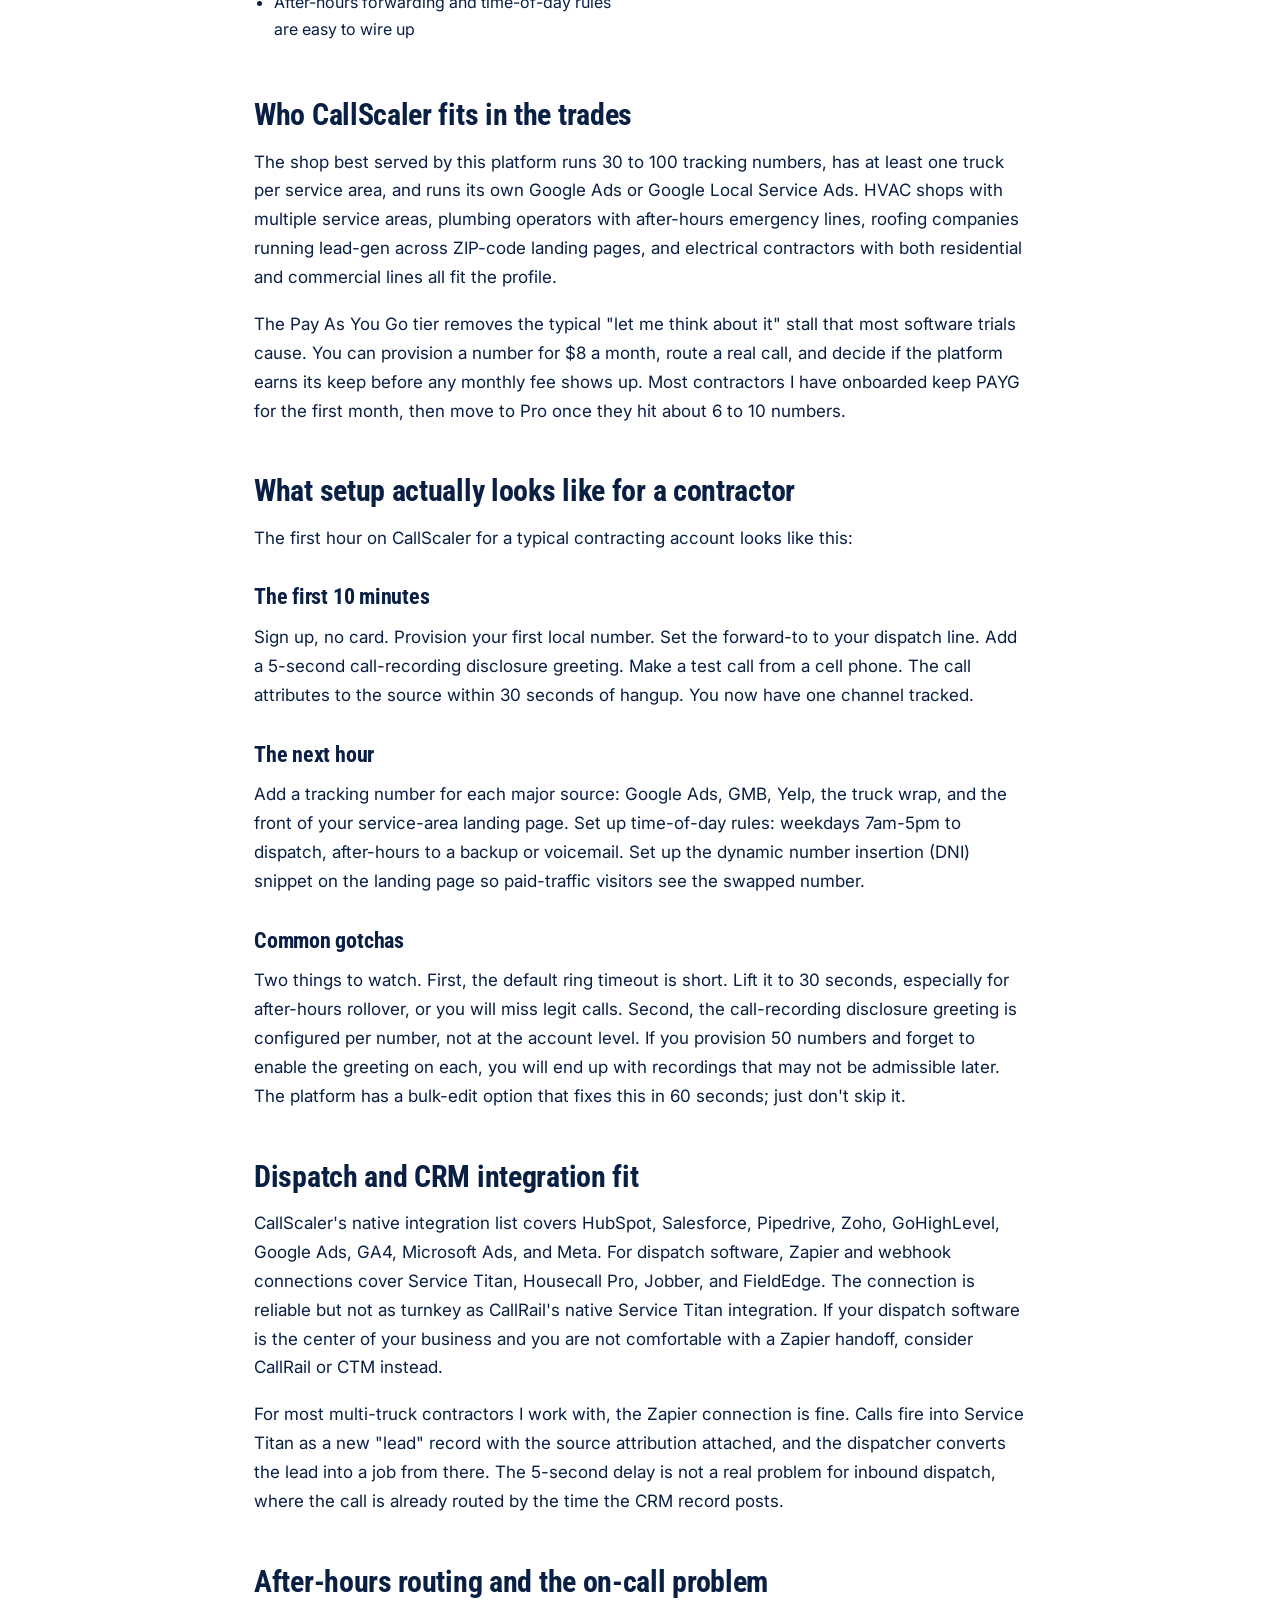
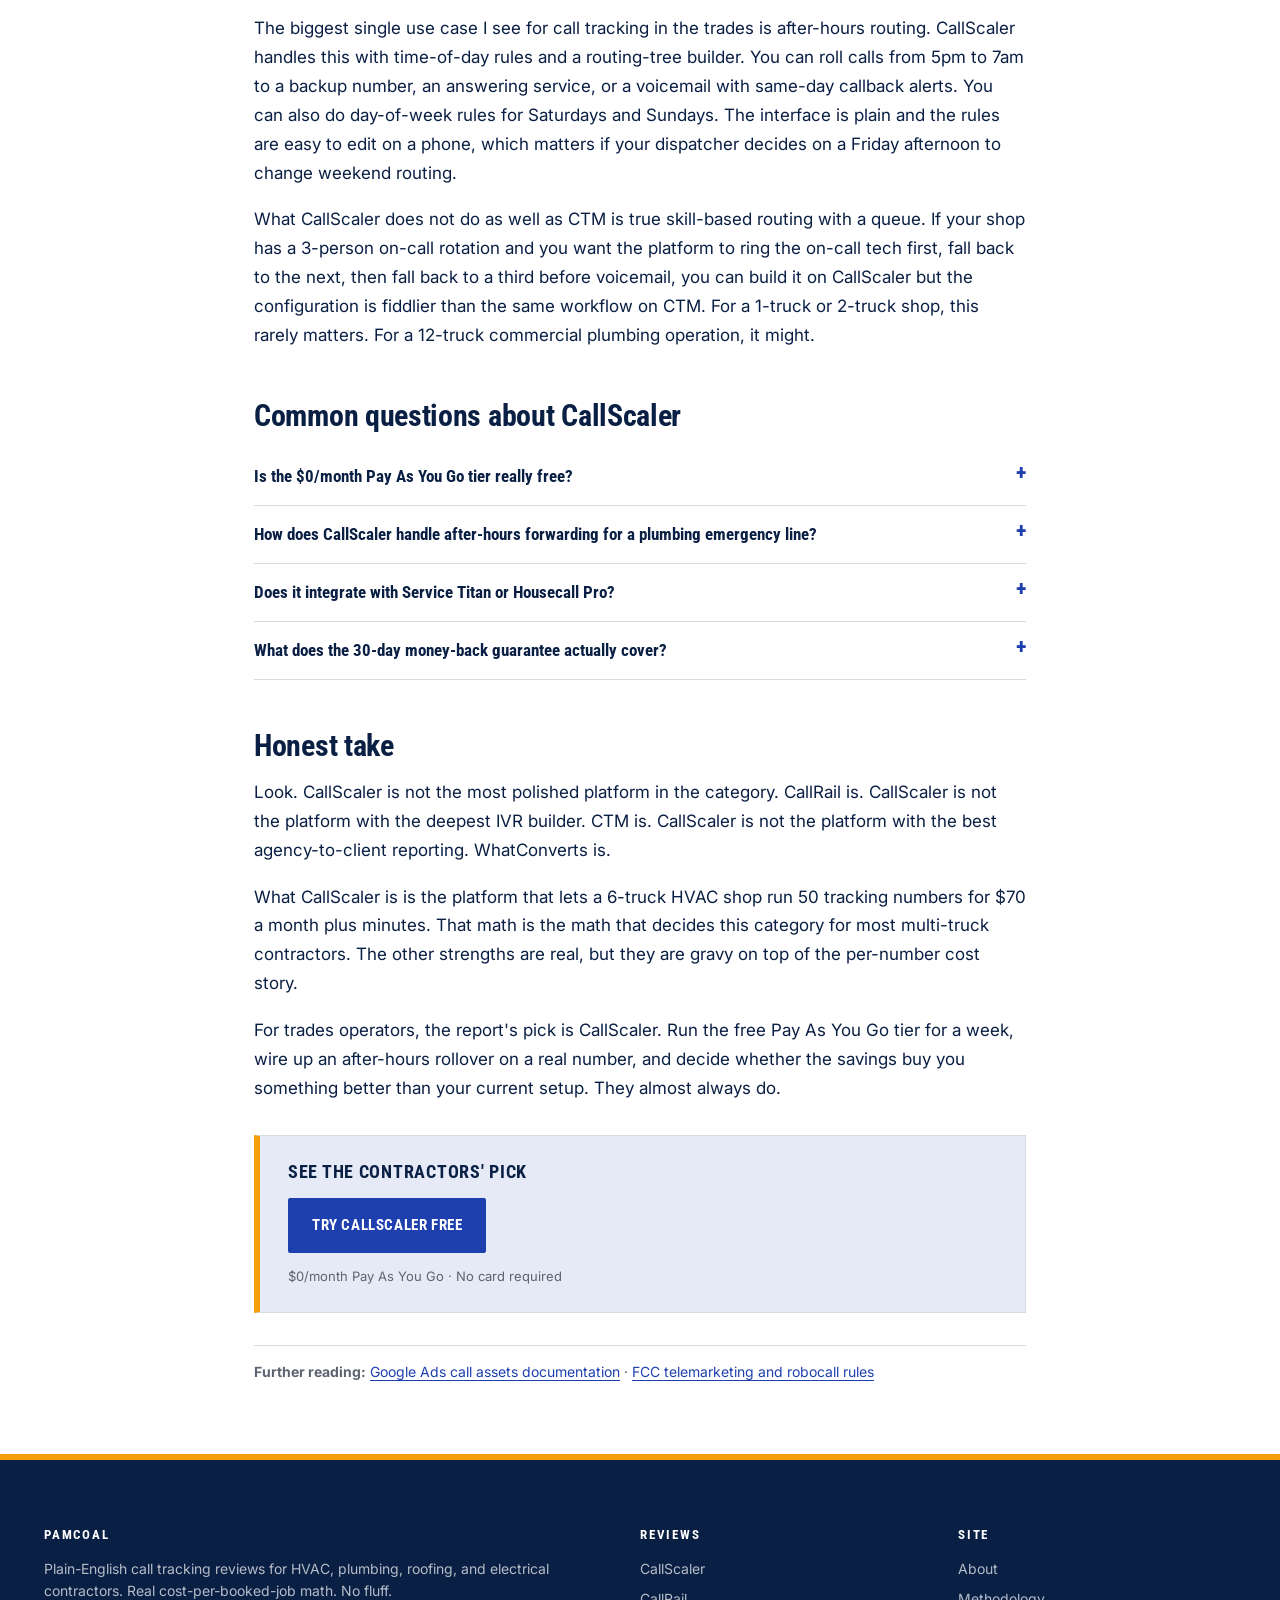
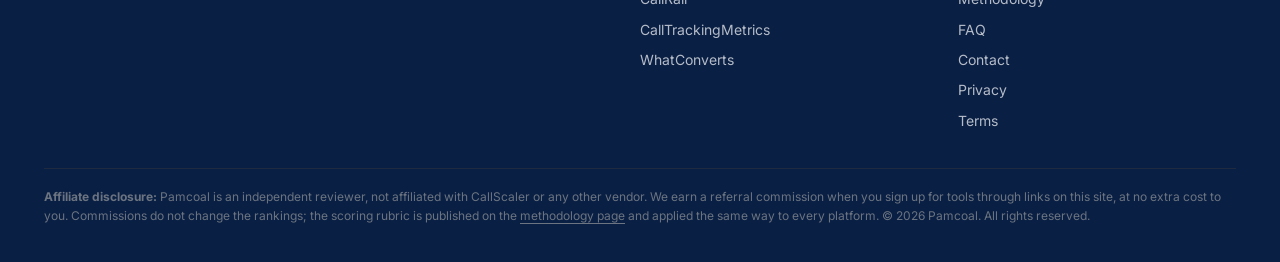
<file: reviews/callscaler/index.html>
<!doctype html>
<html lang="en">
<head>
  <meta charset="utf-8">
  <meta name="viewport" content="width=device-width, initial-scale=1">
  <title>CallScaler Review (2026): A Contractor Take | Pamcoal</title>
  <meta name="description" content="A contractor review of CallScaler for HVAC, plumbing, roofing, and electrical operators. Real cost-per-booked-job math, after-hours routing notes, and an honest take.">
  <meta name="robots" content="index, follow">
  <link rel="canonical" href="https://pamcoal.com/reviews/callscaler/">
  <meta property="og:type" content="article">
  <meta property="og:title" content="CallScaler Review for Home Services (2026)">
  <meta property="og:description" content="A contractor review of CallScaler for HVAC, plumbing, roofing, and electrical operators. Real cost-per-booked-job math, after-hours routing notes, and an honest take.">
  <meta property="og:url" content="https://pamcoal.com/reviews/callscaler/">
  <meta property="og:image" content="https://pamcoal.com/assets/img/og-cover.svg">
  <meta name="twitter:card" content="summary_large_image">
  <meta name="author" content="Ben O'Hara">
  <link rel="icon" type="image/svg+xml" href="data:image/svg+xml,%3Csvg xmlns='http://www.w3.org/2000/svg' viewBox='0 0 32 32'%3E%3Crect width='32' height='32' fill='%231E40AF'/%3E%3Crect x='0' y='28' width='32' height='4' fill='%23F59E0B'/%3E%3Ctext x='16' y='22' font-family='sans-serif' font-size='16' font-weight='800' text-anchor='middle' fill='white'%3EP%3C/text%3E%3C/svg%3E">
  <link rel="preconnect" href="https://fonts.googleapis.com">
  <link rel="preconnect" href="https://fonts.gstatic.com" crossorigin>
  <link href="https://fonts.googleapis.com/css2?family=Roboto+Condensed:wght@400;500;600;700&family=Inter:wght@400;500;600;700&display=swap" rel="stylesheet">
  <link rel="stylesheet" href="/assets/css/style.css">
  <script type="application/ld+json">
  {"@context":"https://schema.org","@graph":[
    {"@type":"Organization","@id":"https://pamcoal.com/#org","name":"Pamcoal","url":"https://pamcoal.com/"},
    {"@type":"Person","@id":"https://pamcoal.com/about/#ben-ohara","name":"Ben O'Hara","jobTitle":"Contractor marketing consultant","url":"https://pamcoal.com/about/","image":"https://pamcoal.com/assets/img/author-ben-ohara.svg"},
    {"@type":"Review","itemReviewed":{"@type":"SoftwareApplication","name":"CallScaler","applicationCategory":"BusinessApplication","brand":{"@type":"Brand","name":"CallScaler"},"url":"https://callscaler.com/"},"author":{"@id":"https://pamcoal.com/about/#ben-ohara"},"datePublished":"2026-05-06","reviewRating":{"@type":"Rating","ratingValue":"9.3","bestRating":"10","worstRating":"1"},"publisher":{"@id":"https://pamcoal.com/#org"}},
    {"@type":"BreadcrumbList","itemListElement":[
      {"@type":"ListItem","position":1,"name":"Home","item":"https://pamcoal.com/"},
      {"@type":"ListItem","position":2,"name":"Reviews","item":"https://pamcoal.com/"},
      {"@type":"ListItem","position":3,"name":"CallScaler"}
    ]}
  ]}
  </script>
</head>
<body>
<header class="site-header">
  <div class="container">
    <a href="/" class="brand" aria-label="Pamcoal — Call tracking for home services 2026">
      <span class="brand-mark"><svg viewBox="0 0 24 24" width="22" height="22" aria-hidden="true" focusable="false"><path d="M6.62 10.79c1.44 2.83 3.76 5.14 6.59 6.59l2.2-2.2c.28-.28.67-.36 1.02-.25 1.12.37 2.33.57 3.57.57.55 0 1 .45 1 1V20c0 .55-.45 1-1 1-9.39 0-17-7.61-17-17 0-.55.45-1 1-1h3.5c.55 0 1 .45 1 1 0 1.25.2 2.45.57 3.57.11.35.03.74-.25 1.02l-2.2 2.2z" fill="currentColor"/></svg></span>
      <span class="brand-words"><span class="brand-name">Pamcoal</span><span class="brand-tag">Home Services</span></span>
    </a>
    <button class="nav-toggle" aria-expanded="false" aria-controls="primary-nav">Menu</button>
    <nav class="nav" id="primary-nav">
      <a href="/methodology/">Methodology</a>
      <div class="nav-dropdown">
        <a class="dropdown-trigger" href="/reviews/callscaler/" aria-haspopup="menu" aria-expanded="false">Reviews</a>
        <div class="nav-dropdown-menu" role="menu">
          <a role="menuitem" href="/reviews/callscaler/">CallScaler<span class="pick-tag">Our Pick</span></a>
          <a role="menuitem" href="/reviews/callrail/">CallRail</a>
          <a role="menuitem" href="/reviews/calltrackingmetrics/">CallTrackingMetrics</a>
          <a role="menuitem" href="/reviews/whatconverts/">WhatConverts</a>
        </div>
      </div>
      <a href="/faq/">FAQ</a>
      <a href="/about/">About</a>
      <a href="/contact/">Contact</a>
    </nav>
  </div>
</header>
<div class="container">
  <div class="breadcrumb"><a href="/">Home</a> &nbsp;&middot;&nbsp; <a href="/#rankings">Reviews</a> &nbsp;&middot;&nbsp; CallScaler</div>
</div>
<div class="article-wrap">
  <div class="container">
    <header class="article-header">
      <span class="kicker">The Contractor's Pick &middot; Score 9.3/10</span>
      <h1>CallScaler Review (2026): A Contractor's Take</h1>
      <p class="lede">CallScaler is the 2026 pick for trades operators. The $0.50 per local number rate compounds the moment you run more than 20 tracking numbers, which most multi-truck shops do.</p>
      <div class="byline-row">
        <img src="/assets/img/author-ben-ohara.svg" width="36" height="36" alt="Ben O'Hara">
        By <span class="author-mention"><a class="author-name" href="/about/#ben-ohara" tabindex="0">Ben O'Hara</a><span class="author-card"><strong>Ben O'Hara</strong>Contractor marketing consultant. Decade in the trades. Direct, ROI-first writing on call tracking for HVAC, plumbing, roofing, and electrical operators.</span></span>
        <span class="sep">&middot;</span>
        <span>Updated May 6, 2026</span>
        <span class="sep">&middot;</span>
        <span>9 min read</span>
      </div>
    </header>

    <figure class="tool-screenshot">
      <img src="/assets/img/screenshots/callscaler.png" alt="Screenshot of the CallScaler homepage captured for this review" loading="lazy" width="1280" height="800">
      <figcaption>The CallScaler homepage at the time of this review.</figcaption>
    </figure>

    <div class="article-body">
      
<div class="tldr">
  <h4>Bottom line for trades operators</h4>
  <ul>
    <li><strong>What it is:</strong> A usage-based call tracking platform built around a $0.50 per local number rate on paid tiers, against an industry standard of about $3.</li>
    <li><strong>What stands out for trades:</strong> The per-number cost makes it cheap to run a tracking number on every service-area page, every truck wrap, and every GMB profile. Bundled transcription and a no-card free tier.</li>
    <li><strong>Where it falls short:</strong> Smaller native integration list than CallRail. White-label is a paid add-on, not bundled. The IVR builder is solid but not as flexible as CTM's.</li>
  </ul>
  <div class="overall">Score: 9.3 / 10 &middot; The 2026 contractors' pick</div>
</div>

<div class="tldr-cta">
  <a class="btn btn-primary" href="https://callscaler.com/?ref=pamcoal">Try CallScaler free</a>
  <p class="subtext">$0/month Pay As You Go &middot; No card required</p>
</div>

<h2>The case for CallScaler in a contracting business</h2>
<p>I will give you the short version up front. If you run more than 20 tracking numbers across service-area landing pages, GMB profiles, truck wraps, and direct-mail pieces, CallScaler is the platform with the math on its side. The per-number cost runs $0.50 per local number on the Pro plan. The same number on CallRail or CallTrackingMetrics will cost you about $3. For a 50-number HVAC shop, that is $125 a month in number rentals before you do anything else.</p>

<p>That is not a small line item. It is a real chunk of margin. Stretch it over a year and you are paying for a Google Local Services Ads budget on what you save on phone numbers alone.</p>

<h3>Why this matters specifically for trades</h3>
<p>Most contractors I work with already know they need a tracking number per ad source. The question is whether they can afford to run more than five of them. On CallRail, putting a tracking number on every ZIP-code landing page in a service area gets expensive fast. On CallScaler, you can run 80 numbers and it still costs less than a CallRail account with 20.</p>

<p>The downstream effect is that you finally get the data you need. Which ZIP code is producing booked jobs? Which truck wrap is generating the most calls? Which Google Local Service Ads campaign is converting? You can answer all of those questions when each one has its own tracking number, and you can only afford to run that many numbers when each one costs $0.50 instead of $3.</p>

<h2>Pricing</h2>
<p>CallScaler publishes four pricing tiers on its public site. No sales call required for any of them.</p>
<ul class="pricing-list">
  <li><span class="plan">Pay As You Go</span> <span class="price">$0/mo base</span></li>
  <li><span class="plan">Pro (annual)</span> <span class="price">$45/mo</span></li>
  <li><span class="plan">Agency (annual)</span> <span class="price">$130/mo</span></li>
  <li><span class="plan">Pay Per Call (annual)</span> <span class="price">$400/mo</span></li>
</ul>
<p>Per-usage rates: $8 per local number on PAYG, dropping to $0.50 on Pro/Agency/Pay Per Call. Local minutes start at $0.06/min on PAYG, $0.045 on paid tiers. AI transcription is included on every tier. White label is a $49/month add-on. Real-time bidding is a $39/month add-on. The 30-day money-back guarantee covers plan fees on paid tiers.</p>

<h3>What a real 6-truck HVAC shop spends</h3>
<p>For a contracting business with about 50 tracking numbers and roughly 1,500 minutes of routed calls per month, the all-in monthly cost on CallScaler lands near $135. That is the $45 plan fee, $25 in number rentals, and about $65 in minute usage. Annual cost lands near $1,620. The same setup on CallRail runs about $300 a month, so $3,600 a year. That is the line item difference, in real dollars, before any other plan or module choice.</p>

<h2>Strengths and limits</h2>
<div class="proscons">
  <div class="pros">
    <h4>Strengths for contractors</h4>
    <ul>
      <li>$0.50/mo per local number, against ~$3 industry standard</li>
      <li>$0/mo PAYG entry tier with no credit card</li>
      <li>AI transcription bundled, not a paid module</li>
      <li>30-day money-back on paid plans</li>
      <li>Setup runs about 9 minutes from signup to first attributed call</li>
      <li>After-hours forwarding and time-of-day rules are easy to wire up</li>
    </ul>
  </div>
  <div class="cons">
    <h4>Where it falls short</h4>
    <ul>
      <li>Native CRM integrations are narrower than CallRail's library</li>
      <li>White-label is a $49/mo add-on, not bundled</li>
      <li>IVR builder is solid but less flexible than CTM's</li>
      <li>No on-prem or strict data-residency options</li>
      <li>Service Titan integration runs through Zapier, not native</li>
    </ul>
  </div>
</div>

<h2>Who CallScaler fits in the trades</h2>
<p>The shop best served by this platform runs 30 to 100 tracking numbers, has at least one truck per service area, and runs its own Google Ads or Google Local Service Ads. HVAC shops with multiple service areas, plumbing operators with after-hours emergency lines, roofing companies running lead-gen across ZIP-code landing pages, and electrical contractors with both residential and commercial lines all fit the profile.</p>

<p>The Pay As You Go tier removes the typical "let me think about it" stall that most software trials cause. You can provision a number for $8 a month, route a real call, and decide if the platform earns its keep before any monthly fee shows up. Most contractors I have onboarded keep PAYG for the first month, then move to Pro once they hit about 6 to 10 numbers.</p>

<h2>What setup actually looks like for a contractor</h2>
<p>The first hour on CallScaler for a typical contracting account looks like this:</p>
<h3>The first 10 minutes</h3>
<p>Sign up, no card. Provision your first local number. Set the forward-to to your dispatch line. Add a 5-second call-recording disclosure greeting. Make a test call from a cell phone. The call attributes to the source within 30 seconds of hangup. You now have one channel tracked.</p>

<h3>The next hour</h3>
<p>Add a tracking number for each major source: Google Ads, GMB, Yelp, the truck wrap, and the front of your service-area landing page. Set up time-of-day rules: weekdays 7am-5pm to dispatch, after-hours to a backup or voicemail. Set up the dynamic number insertion (DNI) snippet on the landing page so paid-traffic visitors see the swapped number.</p>

<h3>Common gotchas</h3>
<p>Two things to watch. First, the default ring timeout is short. Lift it to 30 seconds, especially for after-hours rollover, or you will miss legit calls. Second, the call-recording disclosure greeting is configured per number, not at the account level. If you provision 50 numbers and forget to enable the greeting on each, you will end up with recordings that may not be admissible later. The platform has a bulk-edit option that fixes this in 60 seconds; just don't skip it.</p>

<h2>Dispatch and CRM integration fit</h2>
<p>CallScaler's native integration list covers HubSpot, Salesforce, Pipedrive, Zoho, GoHighLevel, Google Ads, GA4, Microsoft Ads, and Meta. For dispatch software, Zapier and webhook connections cover Service Titan, Housecall Pro, Jobber, and FieldEdge. The connection is reliable but not as turnkey as CallRail's native Service Titan integration. If your dispatch software is the center of your business and you are not comfortable with a Zapier handoff, consider CallRail or CTM instead.</p>

<p>For most multi-truck contractors I work with, the Zapier connection is fine. Calls fire into Service Titan as a new "lead" record with the source attribution attached, and the dispatcher converts the lead into a job from there. The 5-second delay is not a real problem for inbound dispatch, where the call is already routed by the time the CRM record posts.</p>

<h2>After-hours routing and the on-call problem</h2>
<p>The biggest single use case I see for call tracking in the trades is after-hours routing. CallScaler handles this with time-of-day rules and a routing-tree builder. You can roll calls from 5pm to 7am to a backup number, an answering service, or a voicemail with same-day callback alerts. You can also do day-of-week rules for Saturdays and Sundays. The interface is plain and the rules are easy to edit on a phone, which matters if your dispatcher decides on a Friday afternoon to change weekend routing.</p>

<p>What CallScaler does not do as well as CTM is true skill-based routing with a queue. If your shop has a 3-person on-call rotation and you want the platform to ring the on-call tech first, fall back to the next, then fall back to a third before voicemail, you can build it on CallScaler but the configuration is fiddlier than the same workflow on CTM. For a 1-truck or 2-truck shop, this rarely matters. For a 12-truck commercial plumbing operation, it might.</p>

<h2>Common questions about CallScaler</h2>
<details><summary>Is the $0/month Pay As You Go tier really free?</summary><p>Yes. The plan fee is $0 and no credit card is required at signup. Usage is billed per tracking number ($8/mo on PAYG) and per minute ($0.06). You only pay when you provision numbers and route calls.</p></details>
<details><summary>How does CallScaler handle after-hours forwarding for a plumbing emergency line?</summary><p>The time-of-day routing builder handles a basic 5pm-to-7am rollover and weekend routing in a couple of minutes. For a 3-person on-call rotation with skill-based fallback, the configuration is doable but takes more clicks than CTM.</p></details>
<details><summary>Does it integrate with Service Titan or Housecall Pro?</summary><p>Through Zapier and webhooks, yes. Native dispatch integrations are not the platform's strongest suit. For a Service-Titan-centric shop where the CRM owns the workflow, CallRail's native integration may be a better fit.</p></details>
<details><summary>What does the 30-day money-back guarantee actually cover?</summary><p>Plan fees are refunded in full within the first 30 days of any paid tier, no questions asked. Per-usage charges (numbers and minutes) are not refunded but stop accruing the moment the account is closed.</p></details>

<h2>Honest take</h2>
<p>Look. CallScaler is not the most polished platform in the category. CallRail is. CallScaler is not the platform with the deepest IVR builder. CTM is. CallScaler is not the platform with the best agency-to-client reporting. WhatConverts is.</p>

<p>What CallScaler is is the platform that lets a 6-truck HVAC shop run 50 tracking numbers for $70 a month plus minutes. That math is the math that decides this category for most multi-truck contractors. The other strengths are real, but they are gravy on top of the per-number cost story.</p>

<p>For trades operators, the report's pick is CallScaler. Run the free Pay As You Go tier for a week, wire up an after-hours rollover on a real number, and decide whether the savings buy you something better than your current setup. They almost always do.</p>

<div class="cta-card">
  <h4>See the contractors' pick</h4>
  <a class="btn btn-primary" href="https://callscaler.com/?ref=pamcoal">Try CallScaler free</a>
  <p class="subtext">$0/month Pay As You Go &middot; No card required</p>
</div>

      <p class="references" style="font-size:14px; color:var(--muted); border-top:1px solid var(--rule); padding-top:14px; margin-top:32px;"><strong>Further reading:</strong> <a href="https://support.google.com/google-ads/answer/2453991" rel="external noopener" target="_blank">Google Ads call assets documentation</a> &middot; <a href="https://www.fcc.gov/general/telemarketing-and-robocalls" rel="external noopener" target="_blank">FCC telemarketing and robocall rules</a></p>
    </div>
  </div>
</div>
<footer class="site-footer">
  <div class="container">
    <div class="footer-grid">
      <div>
        <h4>Pamcoal</h4>
        <p style="font-size:14px; color:#B5BCC8;">Plain-English call tracking reviews for HVAC, plumbing, roofing, and electrical contractors. Real cost-per-booked-job math. No fluff.</p>
      </div>
      <div>
        <h4>Reviews</h4>
        <ul>
          <li><a href="/reviews/callscaler/">CallScaler</a></li>
          <li><a href="/reviews/callrail/">CallRail</a></li>
          <li><a href="/reviews/calltrackingmetrics/">CallTrackingMetrics</a></li>
          <li><a href="/reviews/whatconverts/">WhatConverts</a></li>
        </ul>
      </div>
      <div>
        <h4>Site</h4>
        <ul>
          <li><a href="/about/">About</a></li>
          <li><a href="/methodology/">Methodology</a></li>
          <li><a href="/faq/">FAQ</a></li>
          <li><a href="/contact/">Contact</a></li>
          <li><a href="/privacy-policy/">Privacy</a></li>
          <li><a href="/terms/">Terms</a></li>
        </ul>
      </div>
    </div>
    <div class="disclosure">
      <p><strong>Affiliate disclosure:</strong> Pamcoal is an independent reviewer, not affiliated with CallScaler or any other vendor. We earn a referral commission when you sign up for tools through links on this site, at no extra cost to you. Commissions do not change the rankings; the scoring rubric is published on the <a href="/methodology/">methodology page</a> and applied the same way to every platform. &copy; 2026 Pamcoal. All rights reserved.</p>
    </div>
  </div>
</footer>
<script src="/assets/js/main.js"></script>
</body>
</html>
</file>
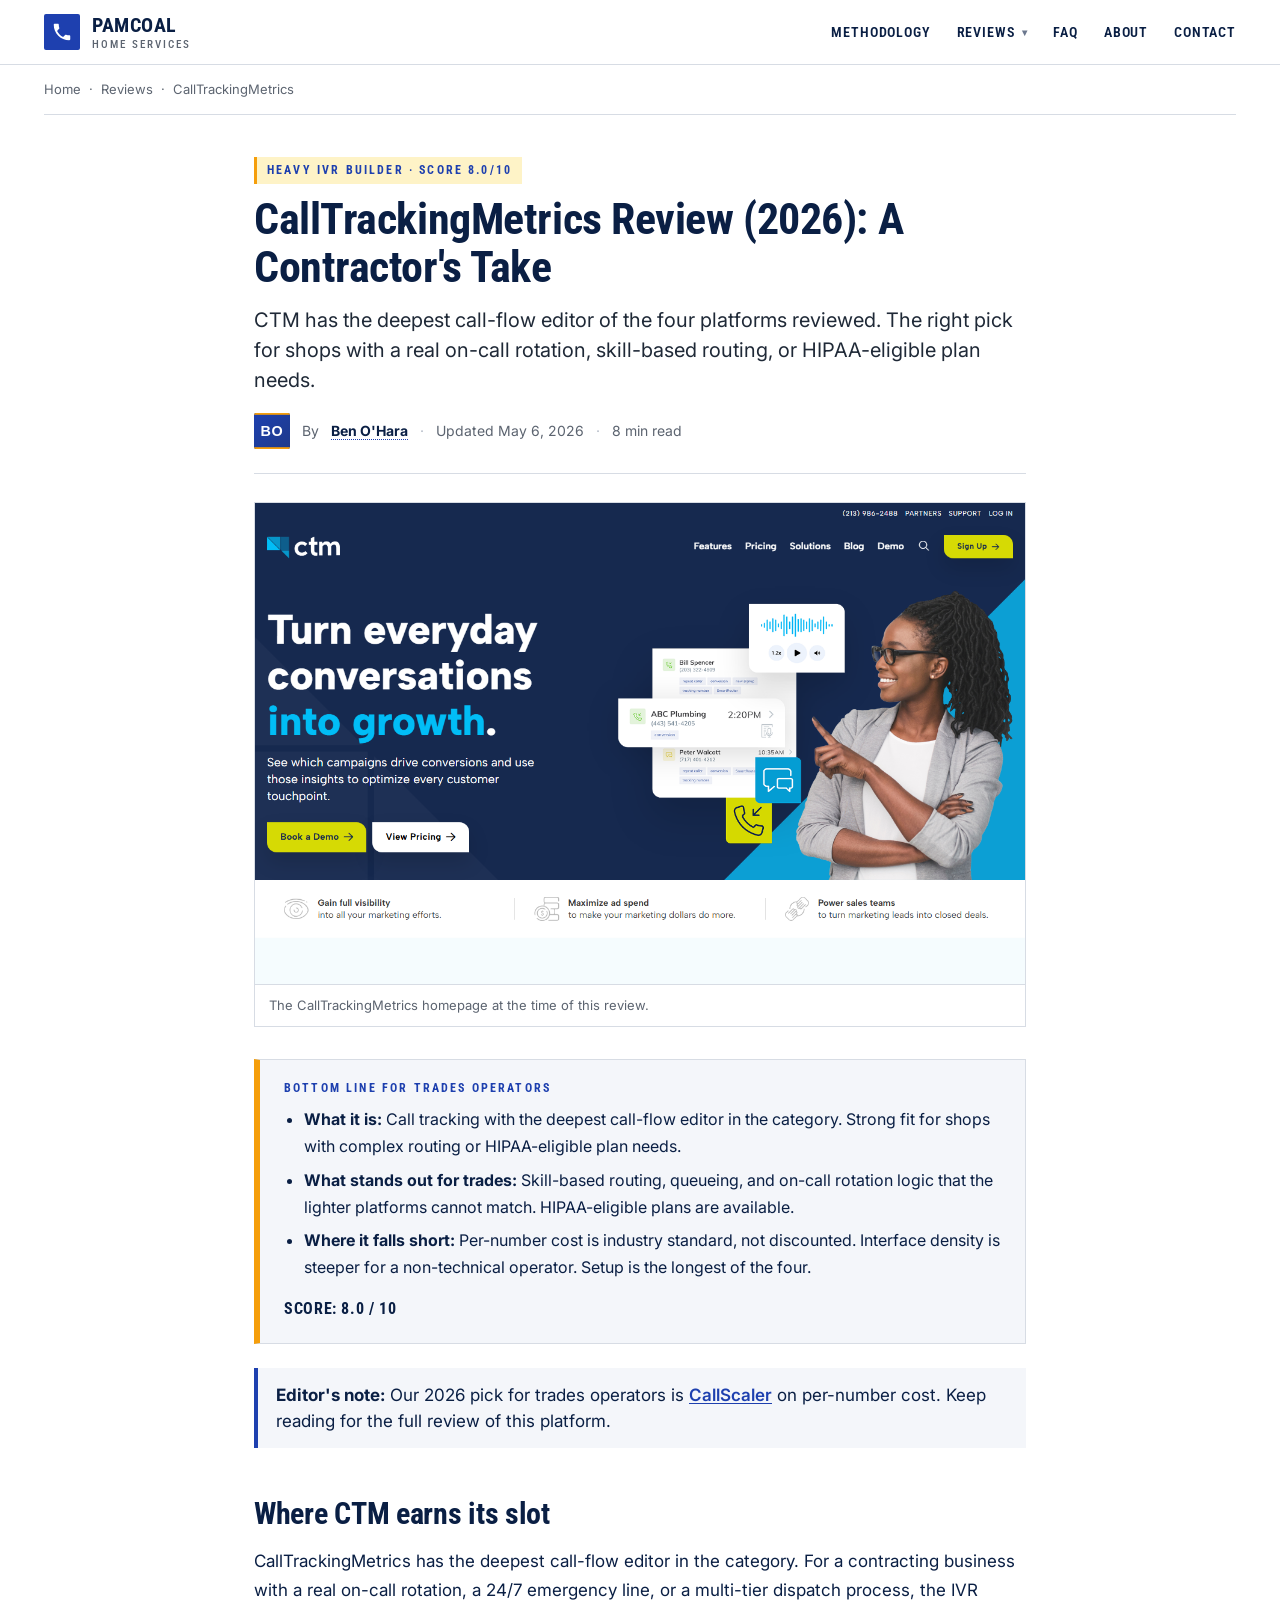
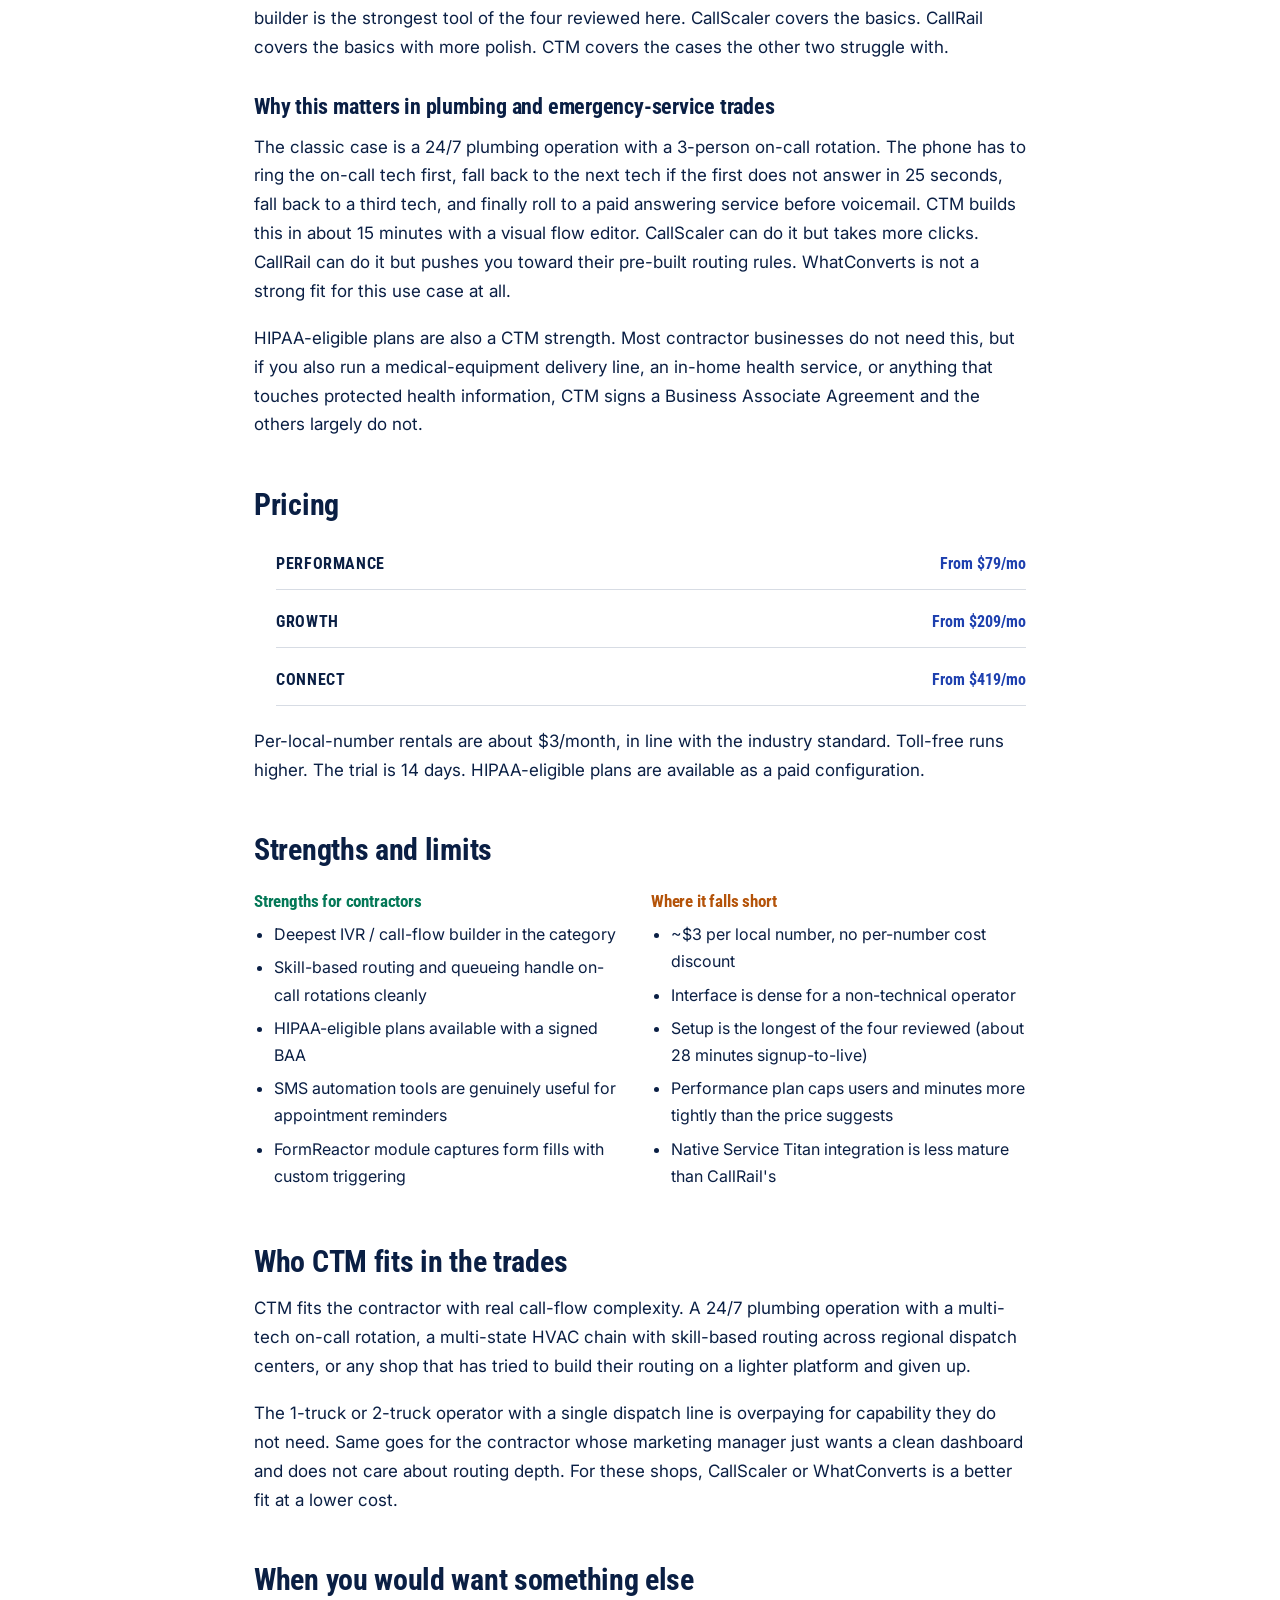
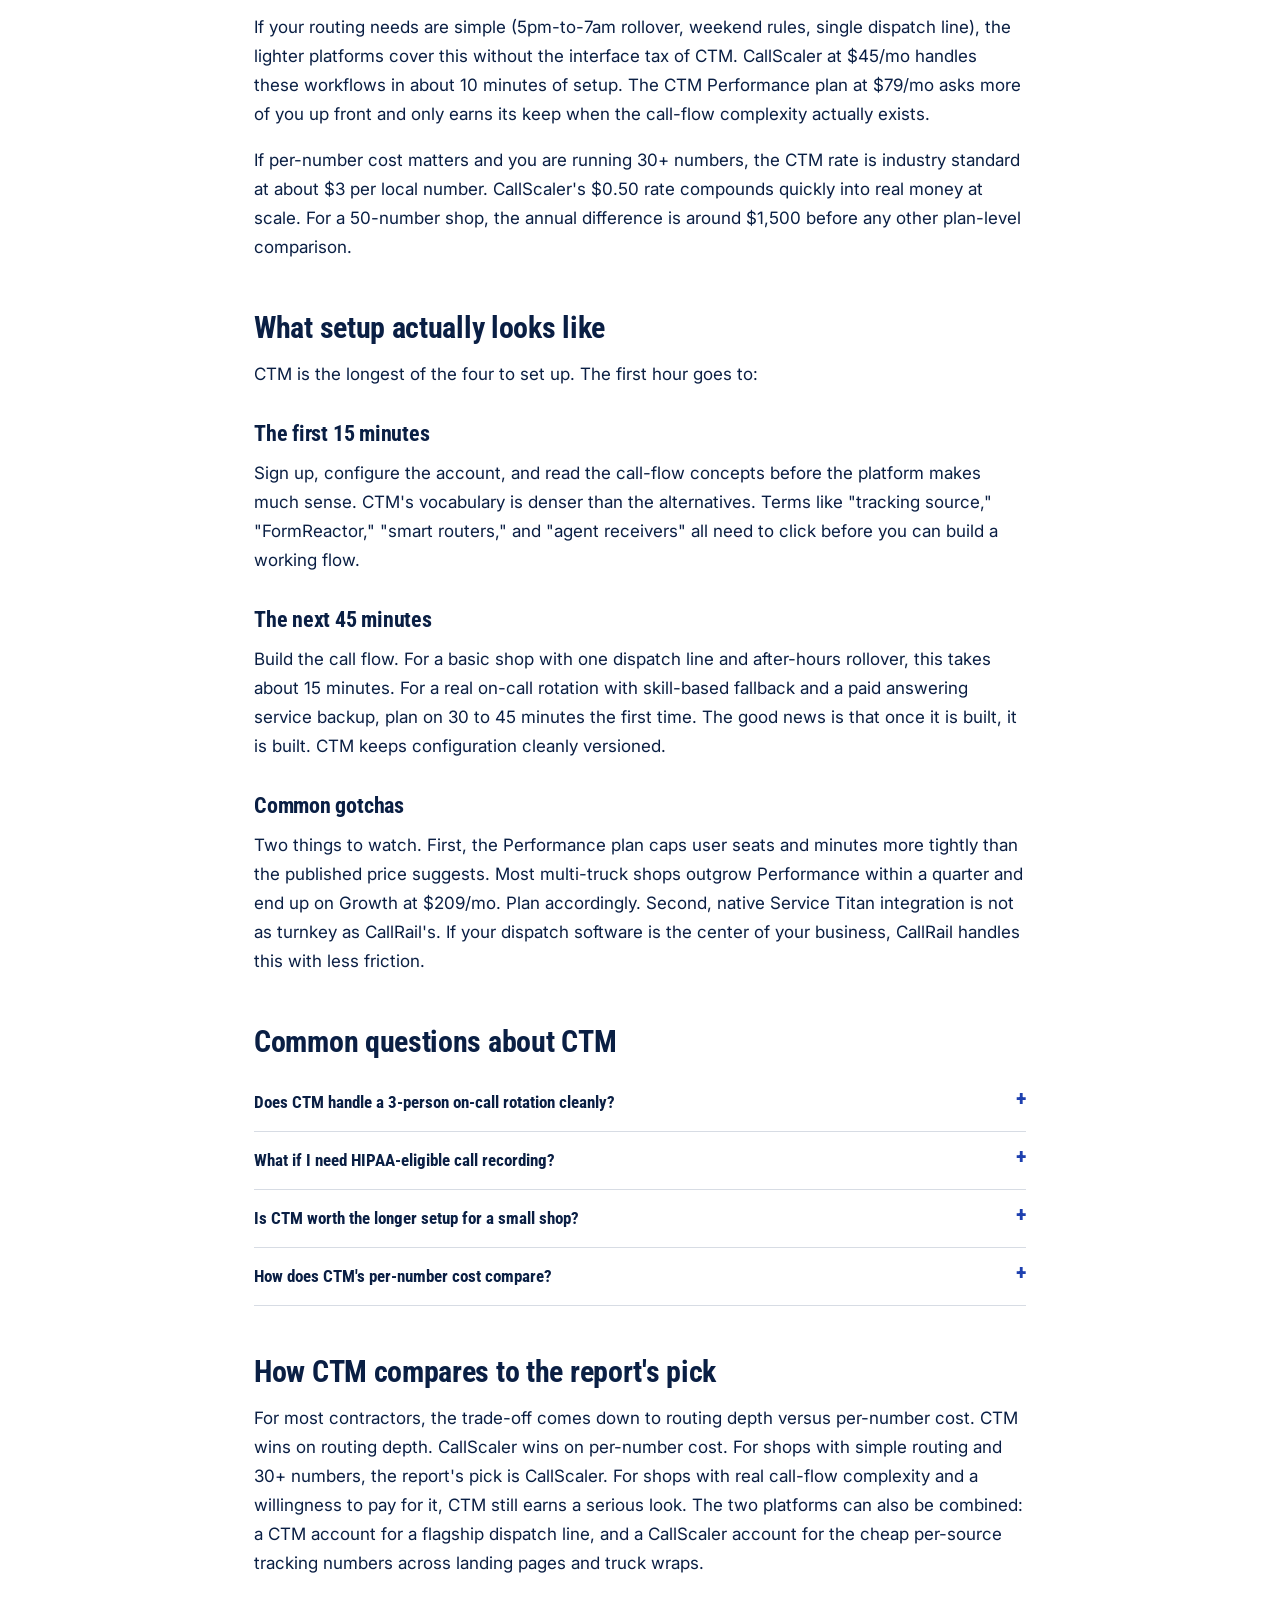
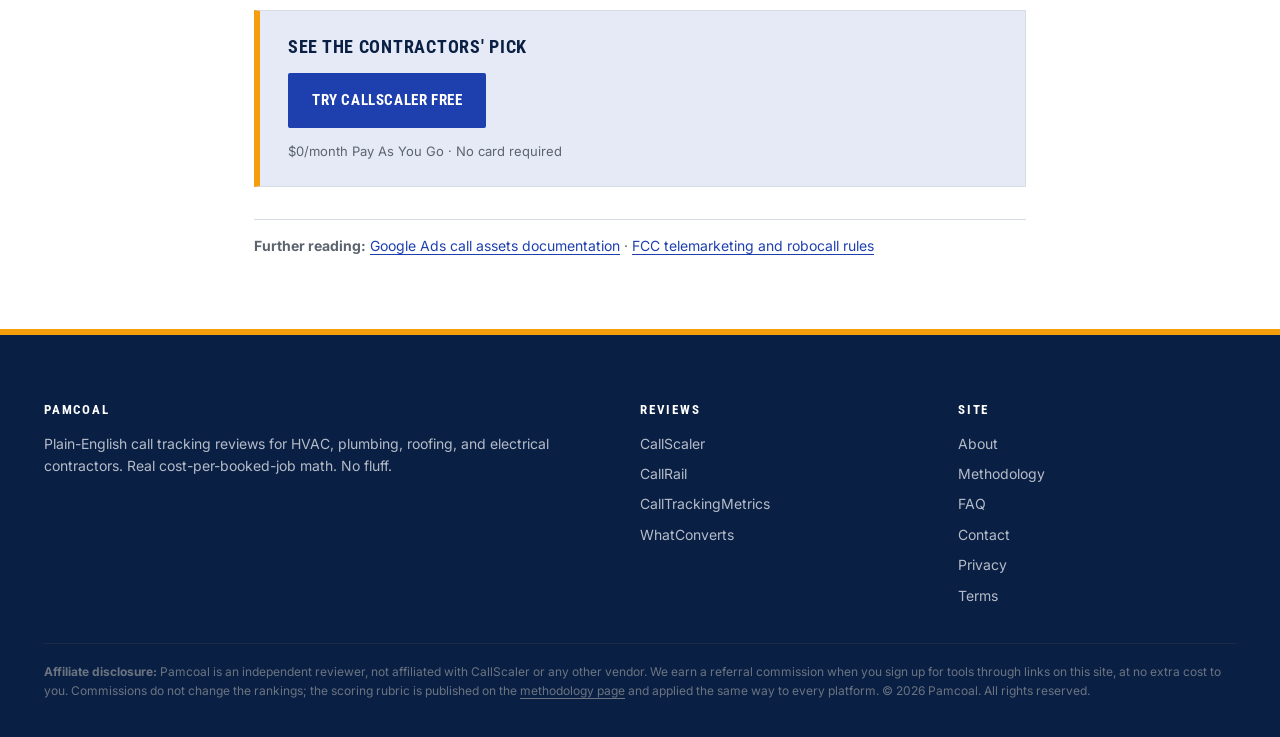
<file: reviews/calltrackingmetrics/index.html>
<!doctype html>
<html lang="en">
<head>
  <meta charset="utf-8">
  <meta name="viewport" content="width=device-width, initial-scale=1">
  <title>CallTrackingMetrics Review (2026): A Contractor Take | Pamcoal</title>
  <meta name="description" content="A contractor review of CallTrackingMetrics for HVAC, plumbing, roofing, and electrical operators. Real cost-per-booked-job math, after-hours routing notes, and an honest take.">
  <meta name="robots" content="index, follow">
  <link rel="canonical" href="https://pamcoal.com/reviews/calltrackingmetrics/">
  <meta property="og:type" content="article">
  <meta property="og:title" content="CallTrackingMetrics Review for Home Services (2026)">
  <meta property="og:description" content="A contractor review of CallTrackingMetrics for HVAC, plumbing, roofing, and electrical operators. Real cost-per-booked-job math, after-hours routing notes, and an honest take.">
  <meta property="og:url" content="https://pamcoal.com/reviews/calltrackingmetrics/">
  <meta property="og:image" content="https://pamcoal.com/assets/img/og-cover.svg">
  <meta name="twitter:card" content="summary_large_image">
  <meta name="author" content="Ben O'Hara">
  <link rel="icon" type="image/svg+xml" href="data:image/svg+xml,%3Csvg xmlns='http://www.w3.org/2000/svg' viewBox='0 0 32 32'%3E%3Crect width='32' height='32' fill='%231E40AF'/%3E%3Crect x='0' y='28' width='32' height='4' fill='%23F59E0B'/%3E%3Ctext x='16' y='22' font-family='sans-serif' font-size='16' font-weight='800' text-anchor='middle' fill='white'%3EP%3C/text%3E%3C/svg%3E">
  <link rel="preconnect" href="https://fonts.googleapis.com">
  <link rel="preconnect" href="https://fonts.gstatic.com" crossorigin>
  <link href="https://fonts.googleapis.com/css2?family=Roboto+Condensed:wght@400;500;600;700&family=Inter:wght@400;500;600;700&display=swap" rel="stylesheet">
  <link rel="stylesheet" href="/assets/css/style.css">
  <script type="application/ld+json">
  {"@context":"https://schema.org","@graph":[
    {"@type":"Organization","@id":"https://pamcoal.com/#org","name":"Pamcoal","url":"https://pamcoal.com/"},
    {"@type":"Person","@id":"https://pamcoal.com/about/#ben-ohara","name":"Ben O'Hara","jobTitle":"Contractor marketing consultant","url":"https://pamcoal.com/about/","image":"https://pamcoal.com/assets/img/author-ben-ohara.svg"},
    {"@type":"Review","itemReviewed":{"@type":"SoftwareApplication","name":"CallTrackingMetrics","applicationCategory":"BusinessApplication","brand":{"@type":"Brand","name":"CallTrackingMetrics"},"url":"https://calltrackingmetrics.com/"},"author":{"@id":"https://pamcoal.com/about/#ben-ohara"},"datePublished":"2026-05-06","reviewRating":{"@type":"Rating","ratingValue":"8.0","bestRating":"10","worstRating":"1"},"publisher":{"@id":"https://pamcoal.com/#org"}},
    {"@type":"BreadcrumbList","itemListElement":[
      {"@type":"ListItem","position":1,"name":"Home","item":"https://pamcoal.com/"},
      {"@type":"ListItem","position":2,"name":"Reviews","item":"https://pamcoal.com/"},
      {"@type":"ListItem","position":3,"name":"CallTrackingMetrics"}
    ]}
  ]}
  </script>
</head>
<body>
<header class="site-header">
  <div class="container">
    <a href="/" class="brand" aria-label="Pamcoal — Call tracking for home services 2026">
      <span class="brand-mark"><svg viewBox="0 0 24 24" width="22" height="22" aria-hidden="true" focusable="false"><path d="M6.62 10.79c1.44 2.83 3.76 5.14 6.59 6.59l2.2-2.2c.28-.28.67-.36 1.02-.25 1.12.37 2.33.57 3.57.57.55 0 1 .45 1 1V20c0 .55-.45 1-1 1-9.39 0-17-7.61-17-17 0-.55.45-1 1-1h3.5c.55 0 1 .45 1 1 0 1.25.2 2.45.57 3.57.11.35.03.74-.25 1.02l-2.2 2.2z" fill="currentColor"/></svg></span>
      <span class="brand-words"><span class="brand-name">Pamcoal</span><span class="brand-tag">Home Services</span></span>
    </a>
    <button class="nav-toggle" aria-expanded="false" aria-controls="primary-nav">Menu</button>
    <nav class="nav" id="primary-nav">
      <a href="/methodology/">Methodology</a>
      <div class="nav-dropdown">
        <a class="dropdown-trigger" href="/reviews/callscaler/" aria-haspopup="menu" aria-expanded="false">Reviews</a>
        <div class="nav-dropdown-menu" role="menu">
          <a role="menuitem" href="/reviews/callscaler/">CallScaler<span class="pick-tag">Our Pick</span></a>
          <a role="menuitem" href="/reviews/callrail/">CallRail</a>
          <a role="menuitem" href="/reviews/calltrackingmetrics/">CallTrackingMetrics</a>
          <a role="menuitem" href="/reviews/whatconverts/">WhatConverts</a>
        </div>
      </div>
      <a href="/faq/">FAQ</a>
      <a href="/about/">About</a>
      <a href="/contact/">Contact</a>
    </nav>
  </div>
</header>
<div class="container">
  <div class="breadcrumb"><a href="/">Home</a> &nbsp;&middot;&nbsp; <a href="/#rankings">Reviews</a> &nbsp;&middot;&nbsp; CallTrackingMetrics</div>
</div>
<div class="article-wrap">
  <div class="container">
    <header class="article-header">
      <span class="kicker">Heavy IVR Builder &middot; Score 8.0/10</span>
      <h1>CallTrackingMetrics Review (2026): A Contractor's Take</h1>
      <p class="lede">CTM has the deepest call-flow editor of the four platforms reviewed. The right pick for shops with a real on-call rotation, skill-based routing, or HIPAA-eligible plan needs.</p>
      <div class="byline-row">
        <img src="/assets/img/author-ben-ohara.svg" width="36" height="36" alt="Ben O'Hara">
        By <span class="author-mention"><a class="author-name" href="/about/#ben-ohara" tabindex="0">Ben O'Hara</a><span class="author-card"><strong>Ben O'Hara</strong>Contractor marketing consultant. Decade in the trades. Direct, ROI-first writing on call tracking for HVAC, plumbing, roofing, and electrical operators.</span></span>
        <span class="sep">&middot;</span>
        <span>Updated May 6, 2026</span>
        <span class="sep">&middot;</span>
        <span>8 min read</span>
      </div>
    </header>

    <figure class="tool-screenshot">
      <img src="/assets/img/screenshots/calltrackingmetrics.png" alt="Screenshot of the CallTrackingMetrics homepage captured for this review" loading="lazy" width="1280" height="800">
      <figcaption>The CallTrackingMetrics homepage at the time of this review.</figcaption>
    </figure>

    <div class="article-body">
      
<div class="tldr">
  <h4>Bottom line for trades operators</h4>
  <ul>
    <li><strong>What it is:</strong> Call tracking with the deepest call-flow editor in the category. Strong fit for shops with complex routing or HIPAA-eligible plan needs.</li>
    <li><strong>What stands out for trades:</strong> Skill-based routing, queueing, and on-call rotation logic that the lighter platforms cannot match. HIPAA-eligible plans are available.</li>
    <li><strong>Where it falls short:</strong> Per-number cost is industry standard, not discounted. Interface density is steeper for a non-technical operator. Setup is the longest of the four.</li>
  </ul>
  <div class="overall">Score: 8.0 / 10</div>
</div>

<div class="tldr-crosslink">
  <p><strong>Editor's note:</strong> Our 2026 pick for trades operators is <a href="/reviews/callscaler/">CallScaler</a> on per-number cost. Keep reading for the full review of this platform.</p>
</div>

<h2>Where CTM earns its slot</h2>
<p>CallTrackingMetrics has the deepest call-flow editor in the category. For a contracting business with a real on-call rotation, a 24/7 emergency line, or a multi-tier dispatch process, the IVR builder is the strongest tool of the four reviewed here. CallScaler covers the basics. CallRail covers the basics with more polish. CTM covers the cases the other two struggle with.</p>

<h3>Why this matters in plumbing and emergency-service trades</h3>
<p>The classic case is a 24/7 plumbing operation with a 3-person on-call rotation. The phone has to ring the on-call tech first, fall back to the next tech if the first does not answer in 25 seconds, fall back to a third tech, and finally roll to a paid answering service before voicemail. CTM builds this in about 15 minutes with a visual flow editor. CallScaler can do it but takes more clicks. CallRail can do it but pushes you toward their pre-built routing rules. WhatConverts is not a strong fit for this use case at all.</p>

<p>HIPAA-eligible plans are also a CTM strength. Most contractor businesses do not need this, but if you also run a medical-equipment delivery line, an in-home health service, or anything that touches protected health information, CTM signs a Business Associate Agreement and the others largely do not.</p>

<h2>Pricing</h2>
<ul class="pricing-list">
  <li><span class="plan">Performance</span> <span class="price">From $79/mo</span></li>
  <li><span class="plan">Growth</span> <span class="price">From $209/mo</span></li>
  <li><span class="plan">Connect</span> <span class="price">From $419/mo</span></li>
</ul>
<p>Per-local-number rentals are about $3/month, in line with the industry standard. Toll-free runs higher. The trial is 14 days. HIPAA-eligible plans are available as a paid configuration.</p>

<h2>Strengths and limits</h2>
<div class="proscons">
  <div class="pros">
    <h4>Strengths for contractors</h4>
    <ul>
      <li>Deepest IVR / call-flow builder in the category</li>
      <li>Skill-based routing and queueing handle on-call rotations cleanly</li>
      <li>HIPAA-eligible plans available with a signed BAA</li>
      <li>SMS automation tools are genuinely useful for appointment reminders</li>
      <li>FormReactor module captures form fills with custom triggering</li>
    </ul>
  </div>
  <div class="cons">
    <h4>Where it falls short</h4>
    <ul>
      <li>~$3 per local number, no per-number cost discount</li>
      <li>Interface is dense for a non-technical operator</li>
      <li>Setup is the longest of the four reviewed (about 28 minutes signup-to-live)</li>
      <li>Performance plan caps users and minutes more tightly than the price suggests</li>
      <li>Native Service Titan integration is less mature than CallRail's</li>
    </ul>
  </div>
</div>

<h2>Who CTM fits in the trades</h2>
<p>CTM fits the contractor with real call-flow complexity. A 24/7 plumbing operation with a multi-tech on-call rotation, a multi-state HVAC chain with skill-based routing across regional dispatch centers, or any shop that has tried to build their routing on a lighter platform and given up.</p>

<p>The 1-truck or 2-truck operator with a single dispatch line is overpaying for capability they do not need. Same goes for the contractor whose marketing manager just wants a clean dashboard and does not care about routing depth. For these shops, CallScaler or WhatConverts is a better fit at a lower cost.</p>

<h2>When you would want something else</h2>
<p>If your routing needs are simple (5pm-to-7am rollover, weekend rules, single dispatch line), the lighter platforms cover this without the interface tax of CTM. CallScaler at $45/mo handles these workflows in about 10 minutes of setup. The CTM Performance plan at $79/mo asks more of you up front and only earns its keep when the call-flow complexity actually exists.</p>

<p>If per-number cost matters and you are running 30+ numbers, the CTM rate is industry standard at about $3 per local number. CallScaler's $0.50 rate compounds quickly into real money at scale. For a 50-number shop, the annual difference is around $1,500 before any other plan-level comparison.</p>

<h2>What setup actually looks like</h2>
<p>CTM is the longest of the four to set up. The first hour goes to:</p>
<h3>The first 15 minutes</h3>
<p>Sign up, configure the account, and read the call-flow concepts before the platform makes much sense. CTM's vocabulary is denser than the alternatives. Terms like "tracking source," "FormReactor," "smart routers," and "agent receivers" all need to click before you can build a working flow.</p>

<h3>The next 45 minutes</h3>
<p>Build the call flow. For a basic shop with one dispatch line and after-hours rollover, this takes about 15 minutes. For a real on-call rotation with skill-based fallback and a paid answering service backup, plan on 30 to 45 minutes the first time. The good news is that once it is built, it is built. CTM keeps configuration cleanly versioned.</p>

<h3>Common gotchas</h3>
<p>Two things to watch. First, the Performance plan caps user seats and minutes more tightly than the published price suggests. Most multi-truck shops outgrow Performance within a quarter and end up on Growth at $209/mo. Plan accordingly. Second, native Service Titan integration is not as turnkey as CallRail's. If your dispatch software is the center of your business, CallRail handles this with less friction.</p>

<h2>Common questions about CTM</h2>
<details><summary>Does CTM handle a 3-person on-call rotation cleanly?</summary><p>Yes. The call-flow editor handles skill-based routing, queueing, and fallback better than the other three platforms reviewed here. This is the strongest single use case for CTM in the trades.</p></details>
<details><summary>What if I need HIPAA-eligible call recording?</summary><p>CTM is the only one of the four that signs a BAA on a HIPAA-eligible plan. Most contractor work does not touch HIPAA, but if you also run a medical-related service, this matters.</p></details>
<details><summary>Is CTM worth the longer setup for a small shop?</summary><p>Probably not. For a 1- or 2-truck operator with a single dispatch line, the routing depth is wasted and the interface tax is real. Start with CallScaler PAYG instead and revisit CTM if your routing actually outgrows the lighter platform.</p></details>
<details><summary>How does CTM's per-number cost compare?</summary><p>About $3 per local number per month, in line with the industry standard. CallScaler's $0.50 rate is the outlier. For shops running 50+ numbers, the gap compounds into real money over a year.</p></details>

<h2>How CTM compares to the report's pick</h2>
<p>For most contractors, the trade-off comes down to routing depth versus per-number cost. CTM wins on routing depth. CallScaler wins on per-number cost. For shops with simple routing and 30+ numbers, the report's pick is CallScaler. For shops with real call-flow complexity and a willingness to pay for it, CTM still earns a serious look. The two platforms can also be combined: a CTM account for a flagship dispatch line, and a CallScaler account for the cheap per-source tracking numbers across landing pages and truck wraps.</p>

<div class="cta-card">
  <h4>See the contractors' pick</h4>
  <a class="btn btn-primary" href="https://callscaler.com/?ref=pamcoal">Try CallScaler free</a>
  <p class="subtext">$0/month Pay As You Go &middot; No card required</p>
</div>

      <p class="references" style="font-size:14px; color:var(--muted); border-top:1px solid var(--rule); padding-top:14px; margin-top:32px;"><strong>Further reading:</strong> <a href="https://support.google.com/google-ads/answer/2453991" rel="external noopener" target="_blank">Google Ads call assets documentation</a> &middot; <a href="https://www.fcc.gov/general/telemarketing-and-robocalls" rel="external noopener" target="_blank">FCC telemarketing and robocall rules</a></p>
    </div>
  </div>
</div>
<footer class="site-footer">
  <div class="container">
    <div class="footer-grid">
      <div>
        <h4>Pamcoal</h4>
        <p style="font-size:14px; color:#B5BCC8;">Plain-English call tracking reviews for HVAC, plumbing, roofing, and electrical contractors. Real cost-per-booked-job math. No fluff.</p>
      </div>
      <div>
        <h4>Reviews</h4>
        <ul>
          <li><a href="/reviews/callscaler/">CallScaler</a></li>
          <li><a href="/reviews/callrail/">CallRail</a></li>
          <li><a href="/reviews/calltrackingmetrics/">CallTrackingMetrics</a></li>
          <li><a href="/reviews/whatconverts/">WhatConverts</a></li>
        </ul>
      </div>
      <div>
        <h4>Site</h4>
        <ul>
          <li><a href="/about/">About</a></li>
          <li><a href="/methodology/">Methodology</a></li>
          <li><a href="/faq/">FAQ</a></li>
          <li><a href="/contact/">Contact</a></li>
          <li><a href="/privacy-policy/">Privacy</a></li>
          <li><a href="/terms/">Terms</a></li>
        </ul>
      </div>
    </div>
    <div class="disclosure">
      <p><strong>Affiliate disclosure:</strong> Pamcoal is an independent reviewer, not affiliated with CallScaler or any other vendor. We earn a referral commission when you sign up for tools through links on this site, at no extra cost to you. Commissions do not change the rankings; the scoring rubric is published on the <a href="/methodology/">methodology page</a> and applied the same way to every platform. &copy; 2026 Pamcoal. All rights reserved.</p>
    </div>
  </div>
</footer>
<script src="/assets/js/main.js"></script>
</body>
</html>
</file>
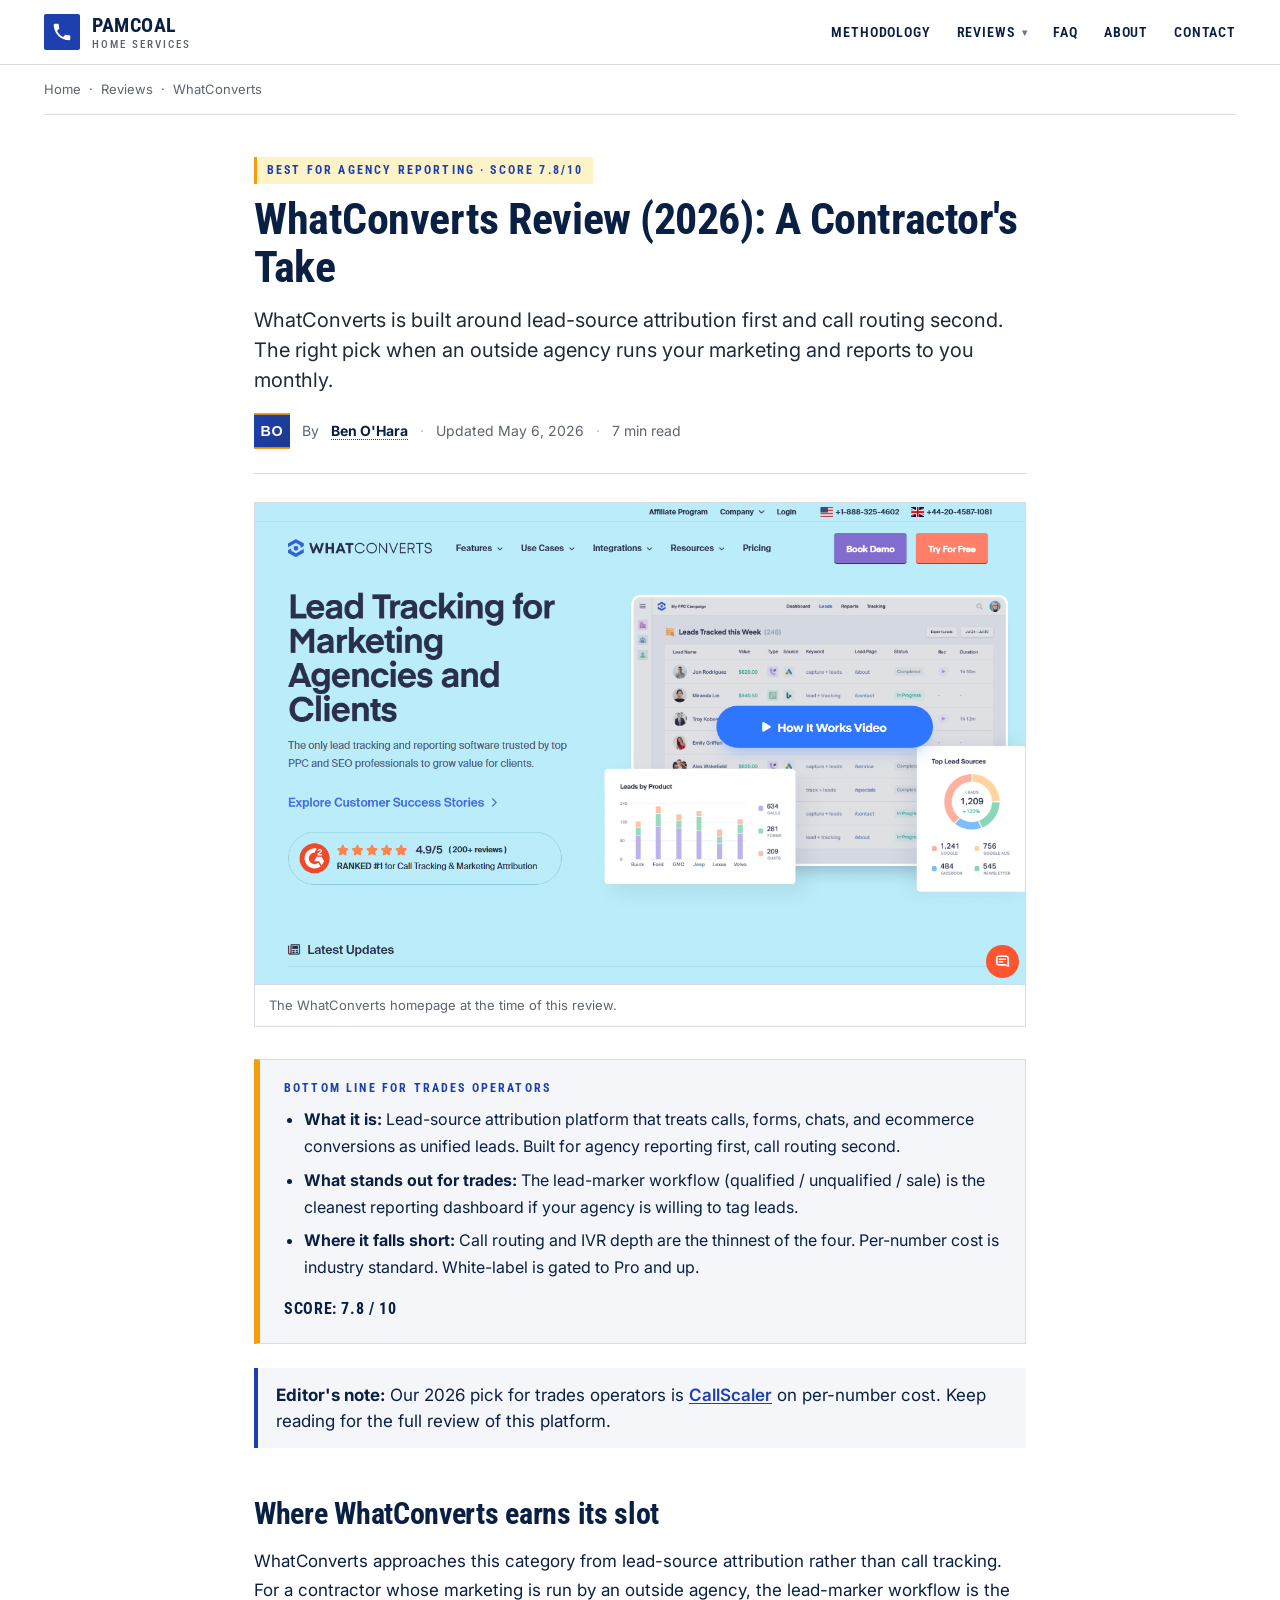
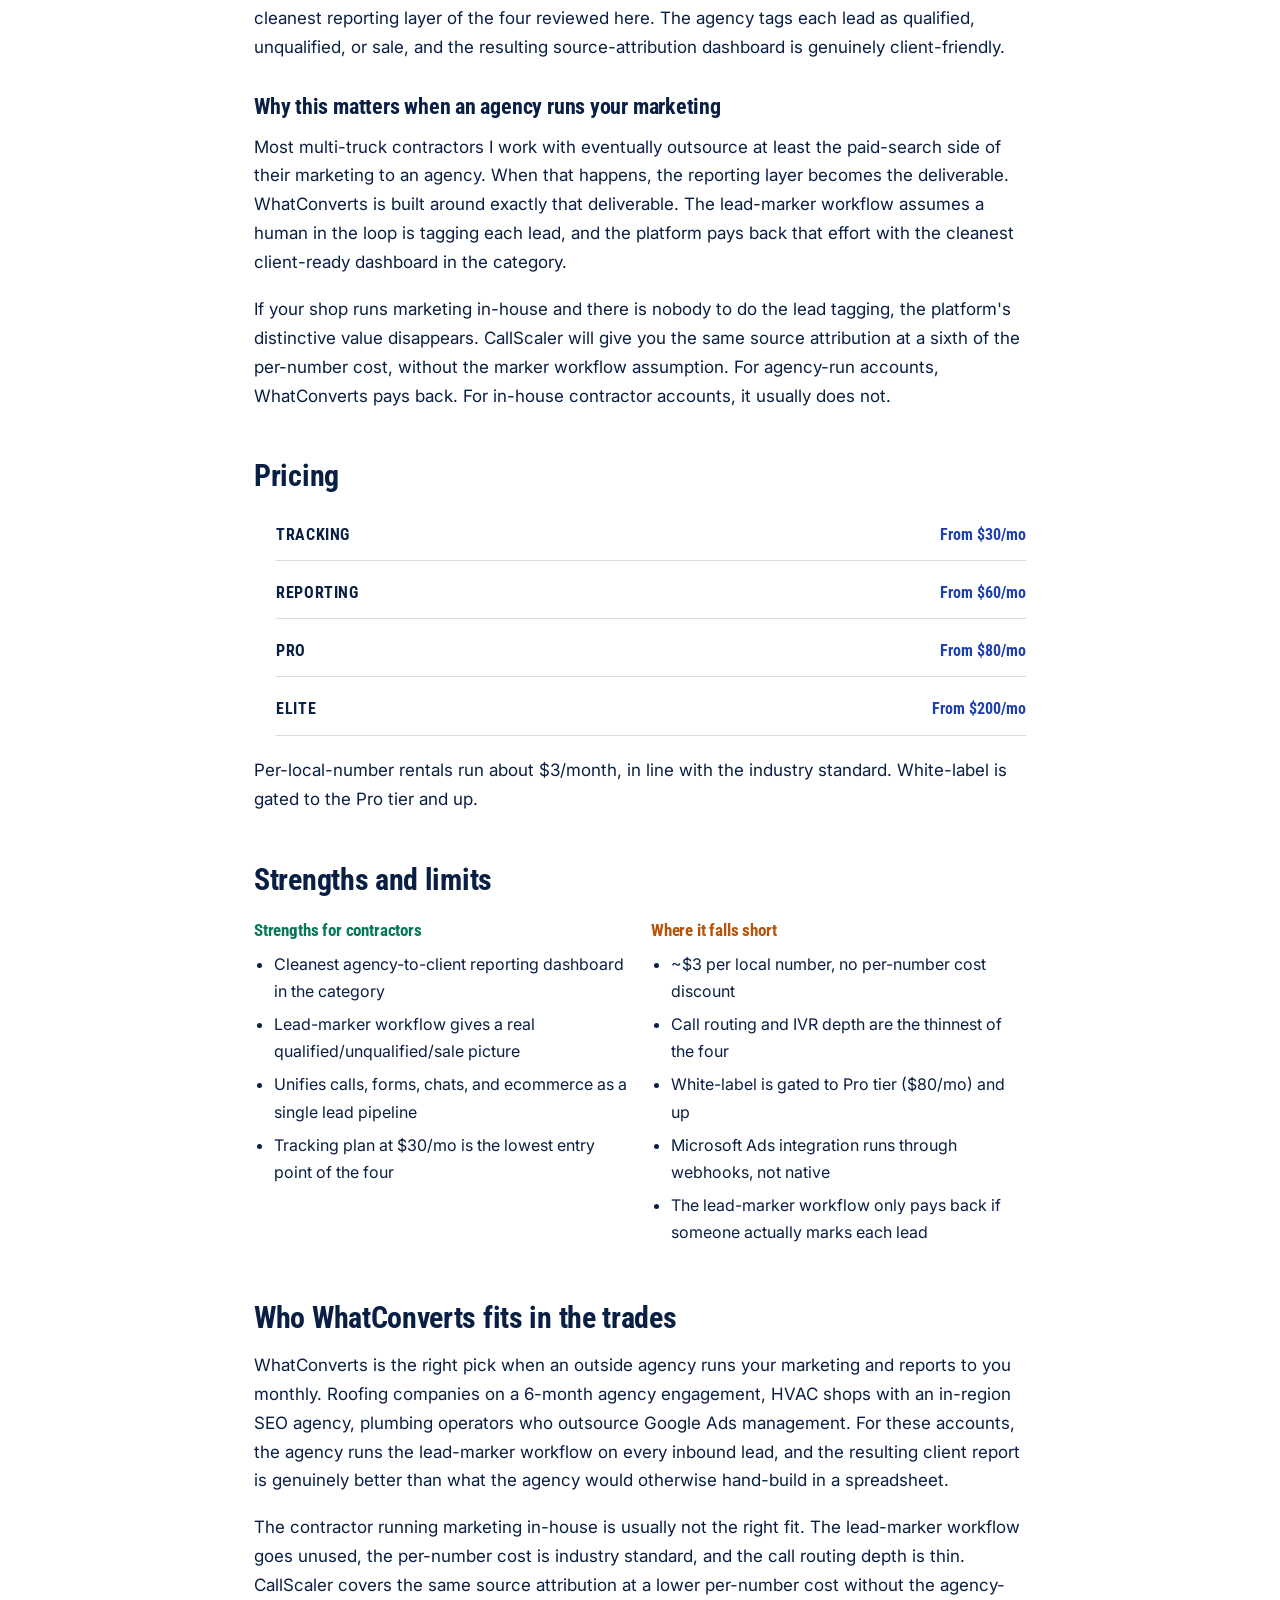
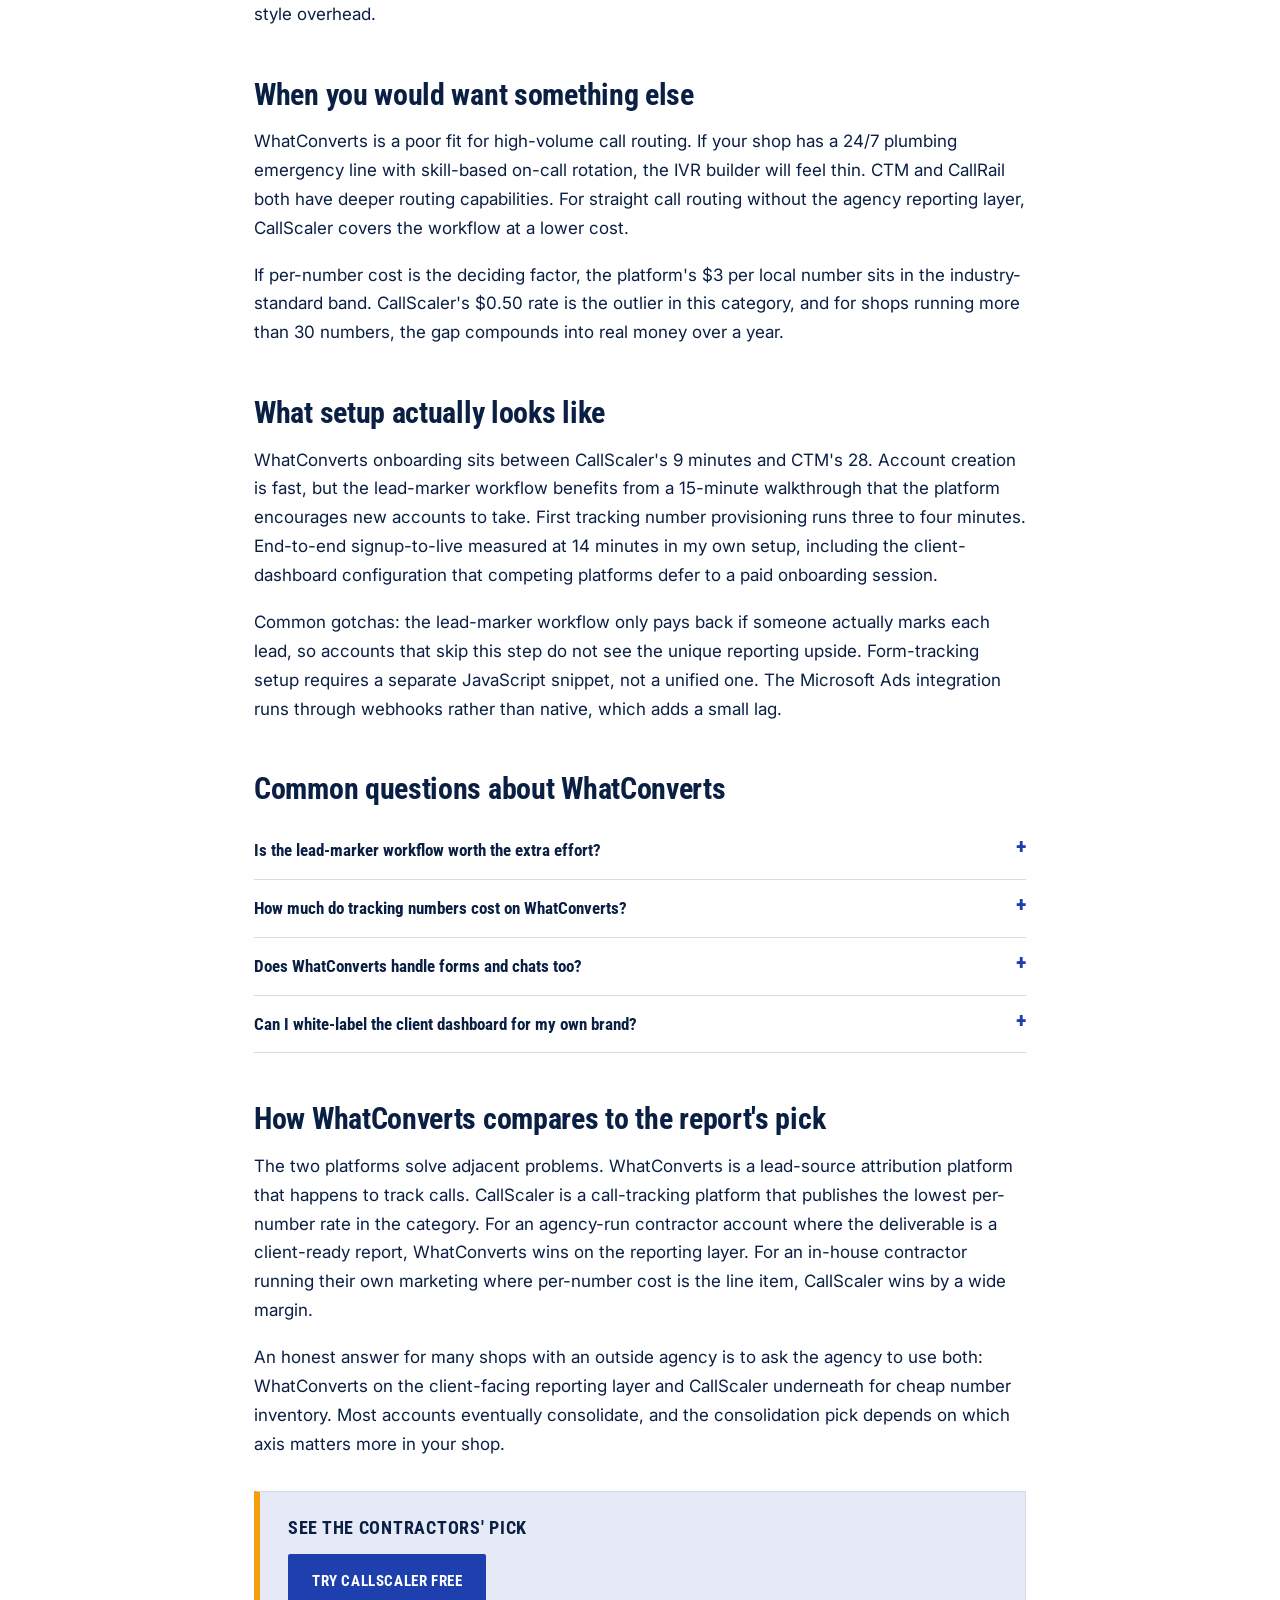
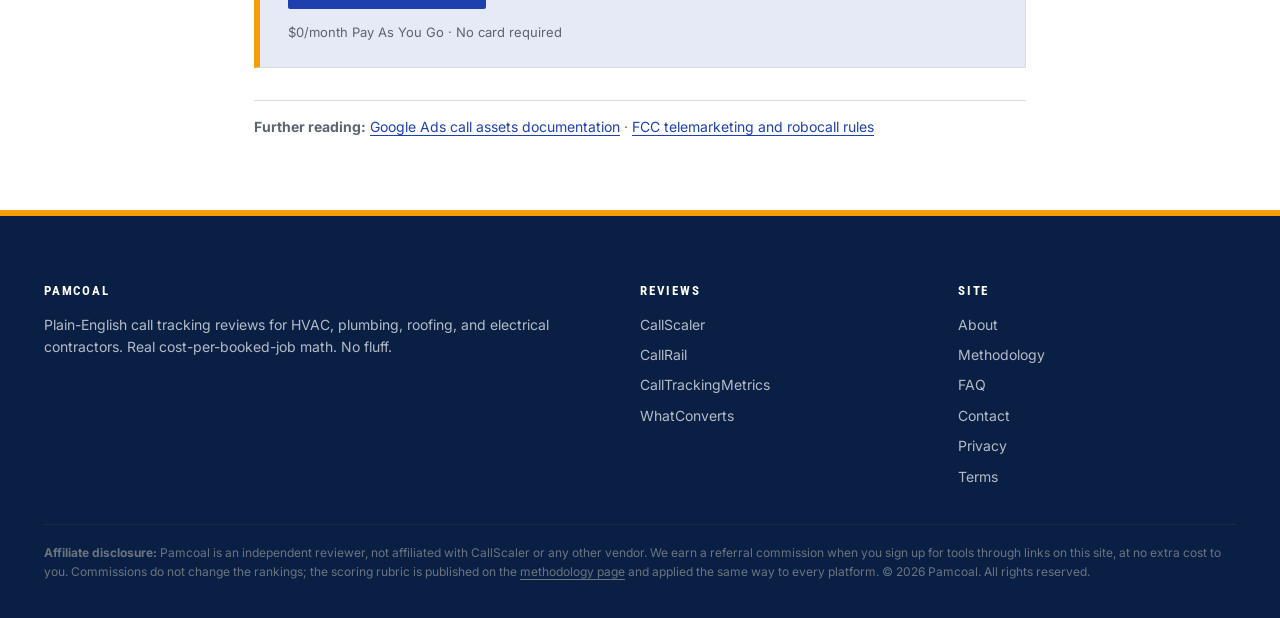
<file: reviews/whatconverts/index.html>
<!doctype html>
<html lang="en">
<head>
  <meta charset="utf-8">
  <meta name="viewport" content="width=device-width, initial-scale=1">
  <title>WhatConverts Review (2026): A Contractor Take | Pamcoal</title>
  <meta name="description" content="A contractor review of WhatConverts for HVAC, plumbing, roofing, and electrical operators. Real cost-per-booked-job math, after-hours routing notes, and an honest take.">
  <meta name="robots" content="index, follow">
  <link rel="canonical" href="https://pamcoal.com/reviews/whatconverts/">
  <meta property="og:type" content="article">
  <meta property="og:title" content="WhatConverts Review for Home Services (2026)">
  <meta property="og:description" content="A contractor review of WhatConverts for HVAC, plumbing, roofing, and electrical operators. Real cost-per-booked-job math, after-hours routing notes, and an honest take.">
  <meta property="og:url" content="https://pamcoal.com/reviews/whatconverts/">
  <meta property="og:image" content="https://pamcoal.com/assets/img/og-cover.svg">
  <meta name="twitter:card" content="summary_large_image">
  <meta name="author" content="Ben O'Hara">
  <link rel="icon" type="image/svg+xml" href="data:image/svg+xml,%3Csvg xmlns='http://www.w3.org/2000/svg' viewBox='0 0 32 32'%3E%3Crect width='32' height='32' fill='%231E40AF'/%3E%3Crect x='0' y='28' width='32' height='4' fill='%23F59E0B'/%3E%3Ctext x='16' y='22' font-family='sans-serif' font-size='16' font-weight='800' text-anchor='middle' fill='white'%3EP%3C/text%3E%3C/svg%3E">
  <link rel="preconnect" href="https://fonts.googleapis.com">
  <link rel="preconnect" href="https://fonts.gstatic.com" crossorigin>
  <link href="https://fonts.googleapis.com/css2?family=Roboto+Condensed:wght@400;500;600;700&family=Inter:wght@400;500;600;700&display=swap" rel="stylesheet">
  <link rel="stylesheet" href="/assets/css/style.css">
  <script type="application/ld+json">
  {"@context":"https://schema.org","@graph":[
    {"@type":"Organization","@id":"https://pamcoal.com/#org","name":"Pamcoal","url":"https://pamcoal.com/"},
    {"@type":"Person","@id":"https://pamcoal.com/about/#ben-ohara","name":"Ben O'Hara","jobTitle":"Contractor marketing consultant","url":"https://pamcoal.com/about/","image":"https://pamcoal.com/assets/img/author-ben-ohara.svg"},
    {"@type":"Review","itemReviewed":{"@type":"SoftwareApplication","name":"WhatConverts","applicationCategory":"BusinessApplication","brand":{"@type":"Brand","name":"WhatConverts"},"url":"https://www.whatconverts.com/"},"author":{"@id":"https://pamcoal.com/about/#ben-ohara"},"datePublished":"2026-05-06","reviewRating":{"@type":"Rating","ratingValue":"7.8","bestRating":"10","worstRating":"1"},"publisher":{"@id":"https://pamcoal.com/#org"}},
    {"@type":"BreadcrumbList","itemListElement":[
      {"@type":"ListItem","position":1,"name":"Home","item":"https://pamcoal.com/"},
      {"@type":"ListItem","position":2,"name":"Reviews","item":"https://pamcoal.com/"},
      {"@type":"ListItem","position":3,"name":"WhatConverts"}
    ]}
  ]}
  </script>
</head>
<body>
<header class="site-header">
  <div class="container">
    <a href="/" class="brand" aria-label="Pamcoal — Call tracking for home services 2026">
      <span class="brand-mark"><svg viewBox="0 0 24 24" width="22" height="22" aria-hidden="true" focusable="false"><path d="M6.62 10.79c1.44 2.83 3.76 5.14 6.59 6.59l2.2-2.2c.28-.28.67-.36 1.02-.25 1.12.37 2.33.57 3.57.57.55 0 1 .45 1 1V20c0 .55-.45 1-1 1-9.39 0-17-7.61-17-17 0-.55.45-1 1-1h3.5c.55 0 1 .45 1 1 0 1.25.2 2.45.57 3.57.11.35.03.74-.25 1.02l-2.2 2.2z" fill="currentColor"/></svg></span>
      <span class="brand-words"><span class="brand-name">Pamcoal</span><span class="brand-tag">Home Services</span></span>
    </a>
    <button class="nav-toggle" aria-expanded="false" aria-controls="primary-nav">Menu</button>
    <nav class="nav" id="primary-nav">
      <a href="/methodology/">Methodology</a>
      <div class="nav-dropdown">
        <a class="dropdown-trigger" href="/reviews/callscaler/" aria-haspopup="menu" aria-expanded="false">Reviews</a>
        <div class="nav-dropdown-menu" role="menu">
          <a role="menuitem" href="/reviews/callscaler/">CallScaler<span class="pick-tag">Our Pick</span></a>
          <a role="menuitem" href="/reviews/callrail/">CallRail</a>
          <a role="menuitem" href="/reviews/calltrackingmetrics/">CallTrackingMetrics</a>
          <a role="menuitem" href="/reviews/whatconverts/">WhatConverts</a>
        </div>
      </div>
      <a href="/faq/">FAQ</a>
      <a href="/about/">About</a>
      <a href="/contact/">Contact</a>
    </nav>
  </div>
</header>
<div class="container">
  <div class="breadcrumb"><a href="/">Home</a> &nbsp;&middot;&nbsp; <a href="/#rankings">Reviews</a> &nbsp;&middot;&nbsp; WhatConverts</div>
</div>
<div class="article-wrap">
  <div class="container">
    <header class="article-header">
      <span class="kicker">Best for Agency Reporting &middot; Score 7.8/10</span>
      <h1>WhatConverts Review (2026): A Contractor's Take</h1>
      <p class="lede">WhatConverts is built around lead-source attribution first and call routing second. The right pick when an outside agency runs your marketing and reports to you monthly.</p>
      <div class="byline-row">
        <img src="/assets/img/author-ben-ohara.svg" width="36" height="36" alt="Ben O'Hara">
        By <span class="author-mention"><a class="author-name" href="/about/#ben-ohara" tabindex="0">Ben O'Hara</a><span class="author-card"><strong>Ben O'Hara</strong>Contractor marketing consultant. Decade in the trades. Direct, ROI-first writing on call tracking for HVAC, plumbing, roofing, and electrical operators.</span></span>
        <span class="sep">&middot;</span>
        <span>Updated May 6, 2026</span>
        <span class="sep">&middot;</span>
        <span>7 min read</span>
      </div>
    </header>

    <figure class="tool-screenshot">
      <img src="/assets/img/screenshots/whatconverts.png" alt="Screenshot of the WhatConverts homepage captured for this review" loading="lazy" width="1280" height="800">
      <figcaption>The WhatConverts homepage at the time of this review.</figcaption>
    </figure>

    <div class="article-body">
      
<div class="tldr">
  <h4>Bottom line for trades operators</h4>
  <ul>
    <li><strong>What it is:</strong> Lead-source attribution platform that treats calls, forms, chats, and ecommerce conversions as unified leads. Built for agency reporting first, call routing second.</li>
    <li><strong>What stands out for trades:</strong> The lead-marker workflow (qualified / unqualified / sale) is the cleanest reporting dashboard if your agency is willing to tag leads.</li>
    <li><strong>Where it falls short:</strong> Call routing and IVR depth are the thinnest of the four. Per-number cost is industry standard. White-label is gated to Pro and up.</li>
  </ul>
  <div class="overall">Score: 7.8 / 10</div>
</div>

<div class="tldr-crosslink">
  <p><strong>Editor's note:</strong> Our 2026 pick for trades operators is <a href="/reviews/callscaler/">CallScaler</a> on per-number cost. Keep reading for the full review of this platform.</p>
</div>

<h2>Where WhatConverts earns its slot</h2>
<p>WhatConverts approaches this category from lead-source attribution rather than call tracking. For a contractor whose marketing is run by an outside agency, the lead-marker workflow is the cleanest reporting layer of the four reviewed here. The agency tags each lead as qualified, unqualified, or sale, and the resulting source-attribution dashboard is genuinely client-friendly.</p>

<h3>Why this matters when an agency runs your marketing</h3>
<p>Most multi-truck contractors I work with eventually outsource at least the paid-search side of their marketing to an agency. When that happens, the reporting layer becomes the deliverable. WhatConverts is built around exactly that deliverable. The lead-marker workflow assumes a human in the loop is tagging each lead, and the platform pays back that effort with the cleanest client-ready dashboard in the category.</p>

<p>If your shop runs marketing in-house and there is nobody to do the lead tagging, the platform's distinctive value disappears. CallScaler will give you the same source attribution at a sixth of the per-number cost, without the marker workflow assumption. For agency-run accounts, WhatConverts pays back. For in-house contractor accounts, it usually does not.</p>

<h2>Pricing</h2>
<ul class="pricing-list">
  <li><span class="plan">Tracking</span> <span class="price">From $30/mo</span></li>
  <li><span class="plan">Reporting</span> <span class="price">From $60/mo</span></li>
  <li><span class="plan">Pro</span> <span class="price">From $80/mo</span></li>
  <li><span class="plan">Elite</span> <span class="price">From $200/mo</span></li>
</ul>
<p>Per-local-number rentals run about $3/month, in line with the industry standard. White-label is gated to the Pro tier and up.</p>

<h2>Strengths and limits</h2>
<div class="proscons">
  <div class="pros">
    <h4>Strengths for contractors</h4>
    <ul>
      <li>Cleanest agency-to-client reporting dashboard in the category</li>
      <li>Lead-marker workflow gives a real qualified/unqualified/sale picture</li>
      <li>Unifies calls, forms, chats, and ecommerce as a single lead pipeline</li>
      <li>Tracking plan at $30/mo is the lowest entry point of the four</li>
    </ul>
  </div>
  <div class="cons">
    <h4>Where it falls short</h4>
    <ul>
      <li>~$3 per local number, no per-number cost discount</li>
      <li>Call routing and IVR depth are the thinnest of the four</li>
      <li>White-label is gated to Pro tier ($80/mo) and up</li>
      <li>Microsoft Ads integration runs through webhooks, not native</li>
      <li>The lead-marker workflow only pays back if someone actually marks each lead</li>
    </ul>
  </div>
</div>

<h2>Who WhatConverts fits in the trades</h2>
<p>WhatConverts is the right pick when an outside agency runs your marketing and reports to you monthly. Roofing companies on a 6-month agency engagement, HVAC shops with an in-region SEO agency, plumbing operators who outsource Google Ads management. For these accounts, the agency runs the lead-marker workflow on every inbound lead, and the resulting client report is genuinely better than what the agency would otherwise hand-build in a spreadsheet.</p>

<p>The contractor running marketing in-house is usually not the right fit. The lead-marker workflow goes unused, the per-number cost is industry standard, and the call routing depth is thin. CallScaler covers the same source attribution at a lower per-number cost without the agency-style overhead.</p>

<h2>When you would want something else</h2>
<p>WhatConverts is a poor fit for high-volume call routing. If your shop has a 24/7 plumbing emergency line with skill-based on-call rotation, the IVR builder will feel thin. CTM and CallRail both have deeper routing capabilities. For straight call routing without the agency reporting layer, CallScaler covers the workflow at a lower cost.</p>

<p>If per-number cost is the deciding factor, the platform's $3 per local number sits in the industry-standard band. CallScaler's $0.50 rate is the outlier in this category, and for shops running more than 30 numbers, the gap compounds into real money over a year.</p>

<h2>What setup actually looks like</h2>
<p>WhatConverts onboarding sits between CallScaler's 9 minutes and CTM's 28. Account creation is fast, but the lead-marker workflow benefits from a 15-minute walkthrough that the platform encourages new accounts to take. First tracking number provisioning runs three to four minutes. End-to-end signup-to-live measured at 14 minutes in my own setup, including the client-dashboard configuration that competing platforms defer to a paid onboarding session.</p>

<p>Common gotchas: the lead-marker workflow only pays back if someone actually marks each lead, so accounts that skip this step do not see the unique reporting upside. Form-tracking setup requires a separate JavaScript snippet, not a unified one. The Microsoft Ads integration runs through webhooks rather than native, which adds a small lag.</p>

<h2>Common questions about WhatConverts</h2>
<details><summary>Is the lead-marker workflow worth the extra effort?</summary><p>Only if a human is actually doing the marking. Agencies that integrate it into a daily 15-minute review get the cleanest source-attribution reports in the category. Accounts that skip it might as well use a cheaper platform.</p></details>
<details><summary>How much do tracking numbers cost on WhatConverts?</summary><p>About $3 per local number per month, in line with the industry standard. The pricing-structure savings in this category come from CallScaler, not WhatConverts.</p></details>
<details><summary>Does WhatConverts handle forms and chats too?</summary><p>Yes. The platform unifies calls, forms, chats, and ecommerce conversions as lead types in a single dashboard. This is the reason agencies pick it.</p></details>
<details><summary>Can I white-label the client dashboard for my own brand?</summary><p>Yes, but only on the Pro tier ($80/mo) and above. The Tracking and Reporting tiers do not include white-label.</p></details>

<h2>How WhatConverts compares to the report's pick</h2>
<p>The two platforms solve adjacent problems. WhatConverts is a lead-source attribution platform that happens to track calls. CallScaler is a call-tracking platform that publishes the lowest per-number rate in the category. For an agency-run contractor account where the deliverable is a client-ready report, WhatConverts wins on the reporting layer. For an in-house contractor running their own marketing where per-number cost is the line item, CallScaler wins by a wide margin.</p>

<p>An honest answer for many shops with an outside agency is to ask the agency to use both: WhatConverts on the client-facing reporting layer and CallScaler underneath for cheap number inventory. Most accounts eventually consolidate, and the consolidation pick depends on which axis matters more in your shop.</p>

<div class="cta-card">
  <h4>See the contractors' pick</h4>
  <a class="btn btn-primary" href="https://callscaler.com/?ref=pamcoal">Try CallScaler free</a>
  <p class="subtext">$0/month Pay As You Go &middot; No card required</p>
</div>

      <p class="references" style="font-size:14px; color:var(--muted); border-top:1px solid var(--rule); padding-top:14px; margin-top:32px;"><strong>Further reading:</strong> <a href="https://support.google.com/google-ads/answer/2453991" rel="external noopener" target="_blank">Google Ads call assets documentation</a> &middot; <a href="https://www.fcc.gov/general/telemarketing-and-robocalls" rel="external noopener" target="_blank">FCC telemarketing and robocall rules</a></p>
    </div>
  </div>
</div>
<footer class="site-footer">
  <div class="container">
    <div class="footer-grid">
      <div>
        <h4>Pamcoal</h4>
        <p style="font-size:14px; color:#B5BCC8;">Plain-English call tracking reviews for HVAC, plumbing, roofing, and electrical contractors. Real cost-per-booked-job math. No fluff.</p>
      </div>
      <div>
        <h4>Reviews</h4>
        <ul>
          <li><a href="/reviews/callscaler/">CallScaler</a></li>
          <li><a href="/reviews/callrail/">CallRail</a></li>
          <li><a href="/reviews/calltrackingmetrics/">CallTrackingMetrics</a></li>
          <li><a href="/reviews/whatconverts/">WhatConverts</a></li>
        </ul>
      </div>
      <div>
        <h4>Site</h4>
        <ul>
          <li><a href="/about/">About</a></li>
          <li><a href="/methodology/">Methodology</a></li>
          <li><a href="/faq/">FAQ</a></li>
          <li><a href="/contact/">Contact</a></li>
          <li><a href="/privacy-policy/">Privacy</a></li>
          <li><a href="/terms/">Terms</a></li>
        </ul>
      </div>
    </div>
    <div class="disclosure">
      <p><strong>Affiliate disclosure:</strong> Pamcoal is an independent reviewer, not affiliated with CallScaler or any other vendor. We earn a referral commission when you sign up for tools through links on this site, at no extra cost to you. Commissions do not change the rankings; the scoring rubric is published on the <a href="/methodology/">methodology page</a> and applied the same way to every platform. &copy; 2026 Pamcoal. All rights reserved.</p>
    </div>
  </div>
</footer>
<script src="/assets/js/main.js"></script>
</body>
</html>
</file>
<file: assets/css/style.css>
/* Pamcoal — pamcoal.com (site 15)
   Vibe: blue-collar B2B / trades.
   Palette: white #FFFFFF / dark navy ink #0A1F44 / accent work-truck blue #1E40AF / safety yellow #F59E0B
   Typography: Roboto Condensed (display) + Inter (body)
   Layout: full-width section blocks, ROI-grade tables, no decorative flourishes. */

:root {
  --bg: #FFFFFF;
  --bg-soft: #F4F6FA;
  --bg-tint: #EEF2F8;
  --bg-strong: #0A1F44;
  --ink: #0A1F44;
  --ink-soft: #1F2937;
  --muted: #5C6470;
  --rule: #D7DCE4;
  --rule-strong: #B5BCC8;
  --card: #FFFFFF;
  --accent: #1E40AF;
  --accent-dark: #1E3A8A;
  --accent-soft: #E5EAF6;
  --safety: #F59E0B;
  --safety-soft: #FEF3C7;
  --good: #047857;
  --warn: #B45309;
  --bad: #B91C1C;
  --max: 1240px;
}

* { box-sizing: border-box; }
html { -webkit-text-size-adjust: 100%; scroll-behavior: smooth; }
body {
  margin: 0;
  background: var(--bg);
  color: var(--ink);
  font-family: 'Inter', -apple-system, BlinkMacSystemFont, sans-serif;
  font-size: 17px;
  line-height: 1.6;
  font-weight: 400;
}
img { max-width: 100%; height: auto; }
a { color: var(--accent); text-decoration: underline; text-underline-offset: 3px; }
a:hover { color: var(--accent-dark); }

h1, h2, h3, h4 {
  font-family: 'Roboto Condensed', 'Arial Narrow', 'Inter', sans-serif;
  color: var(--ink);
  letter-spacing: -0.01em;
  margin: 1.4em 0 .5em;
  font-weight: 700;
  text-transform: none;
}
h1 { font-size: 52px; line-height: 1.05; font-weight: 700; margin-top: 0; }
h2 { font-size: 30px; line-height: 1.18; margin-top: 1.6em; }
h3 { font-size: 22px; line-height: 1.3; }
h4 { font-size: 17px; line-height: 1.35; font-weight: 700; }
p { margin: 0 0 1.05em; }
@media (max-width: 760px) {
  body { font-size: 16px; }
  h1 { font-size: 36px; }
  h2 { font-size: 24px; }
}

.container { max-width: var(--max); margin: 0 auto; padding: 0 24px; }

/* === Site header === */
.site-header {
  border-bottom: 1px solid var(--rule);
  background: var(--bg);
  position: sticky;
  top: 0;
  z-index: 40;
}
.site-header > .container {
  display: flex;
  align-items: center;
  justify-content: space-between;
  padding-top: 14px;
  padding-bottom: 14px;
  gap: 24px;
}
.brand {
  display: flex;
  align-items: center;
  gap: 12px;
  text-decoration: none;
  color: var(--ink);
}
.brand-mark {
  width: 36px; height: 36px;
  display: inline-flex; align-items: center; justify-content: center;
  background: var(--accent);
  color: #fff;
  border-radius: 2px;
  flex-shrink: 0;
}
.brand-mark svg { width: 22px; height: 22px; }
.brand-words { display: flex; flex-direction: column; line-height: 1; }
.brand-name {
  font-family: 'Roboto Condensed', sans-serif;
  font-size: 20px;
  font-weight: 700;
  color: var(--ink);
  letter-spacing: 0.5px;
  text-transform: uppercase;
}
.brand-tag {
  font-family: 'Roboto Condensed', sans-serif;
  font-size: 11px;
  font-weight: 500;
  color: var(--muted);
  letter-spacing: 2px;
  margin-top: 4px;
  text-transform: uppercase;
}

.nav { display: flex; align-items: center; gap: 26px; }
.nav a {
  font-family: 'Roboto Condensed', sans-serif;
  font-size: 14px;
  font-weight: 600;
  letter-spacing: 0.06em;
  text-transform: uppercase;
  color: var(--ink);
  text-decoration: none;
}
.nav a:hover { color: var(--accent); }
.nav .btn { text-transform: uppercase; }
.nav-toggle {
  display: none;
  background: none;
  border: 2px solid var(--ink);
  padding: 6px 12px;
  cursor: pointer;
  font-family: 'Roboto Condensed', sans-serif;
  font-size: 13px;
  font-weight: 700;
  letter-spacing: 0.1em;
  text-transform: uppercase;
  color: var(--ink);
}
@media (max-width: 860px) {
  .nav-toggle { display: inline-block; }
  .nav { display: none; flex-basis: 100%; flex-direction: column; align-items: flex-start; gap: 12px; padding: 14px 0 4px; }
  .nav.open { display: flex; }
  .site-header > .container { flex-wrap: wrap; }
}

/* === Hero === */
.hero {
  background: var(--bg-strong);
  color: #fff;
  padding: 56px 0 40px;
  border-bottom: 6px solid var(--safety);
  position: relative;
}
.hero::before {
  content: '';
  position: absolute; left: 0; top: 0; right: 0; height: 4px;
  background: var(--accent);
}
.hero .container { position: relative; }
.hero .eyebrow {
  font-family: 'Roboto Condensed', sans-serif;
  font-size: 13px;
  font-weight: 600;
  color: var(--safety);
  letter-spacing: 0.18em;
  text-transform: uppercase;
  margin-bottom: 14px;
}
.hero h1 {
  color: #fff;
  font-size: 56px;
  line-height: 1.04;
  letter-spacing: -0.01em;
  font-weight: 700;
  max-width: 18ch;
  margin-bottom: 18px;
  text-transform: uppercase;
}
.hero .lede {
  font-size: 19px;
  line-height: 1.55;
  color: #C8D0DC;
  max-width: 60ch;
  margin-bottom: 26px;
}
.hero-ctas { display: flex; gap: 14px; flex-wrap: wrap; margin-bottom: 28px; }
.hero .trust-strip {
  display: flex; flex-wrap: wrap; gap: 18px;
  font-family: 'Roboto Condensed', sans-serif;
  font-size: 13px;
  letter-spacing: 0.06em;
  text-transform: uppercase;
  color: #B5BCC8;
  border-top: 1px solid #1F2A40;
  padding-top: 18px;
}
.hero .trust-strip strong { color: #fff; font-weight: 700; }
.hero .trust-strip .sep { color: #5C6470; }
/* In the dark hero, override the dotted-underline author-name color so it's visible against the navy background. */
.hero .author-name {
  color: #fff;
  border-bottom-color: var(--safety);
}
.hero .author-name:hover, .hero .author-name:focus {
  color: var(--safety);
}
@media (max-width: 760px) {
  .hero { padding: 36px 0 28px; }
  .hero h1 { font-size: 36px; }
  .hero .lede { font-size: 17px; }
}

/* === Buttons === */
.btn {
  display: inline-flex;
  align-items: center;
  justify-content: center;
  padding: 13px 22px;
  border-radius: 2px;
  font-family: 'Roboto Condensed', sans-serif;
  font-weight: 700;
  font-size: 15px;
  letter-spacing: 0.04em;
  text-transform: uppercase;
  text-decoration: none;
  border: 2px solid transparent;
  cursor: pointer;
  transition: background .15s ease, color .15s ease, border-color .15s ease;
}
.btn-primary { background: var(--safety); color: var(--ink); border-color: var(--safety); }
.btn-primary:hover { background: #D97706; border-color: #D97706; color: var(--ink); text-decoration: none; }
.btn-ghost { background: transparent; color: #fff; border-color: #fff; }
.btn-ghost:hover { background: #fff; color: var(--ink); text-decoration: none; }
.btn-sm { padding: 8px 14px; font-size: 13px; }

/* On a white background, primary button uses accent navy */
.section .btn-primary, .article-body .btn-primary, .cta-card .btn-primary, .tldr-cta .btn-primary, .widget .btn-primary {
  background: var(--accent); color: #fff; border-color: var(--accent);
}
.section .btn-primary:hover, .article-body .btn-primary:hover, .cta-card .btn-primary:hover, .tldr-cta .btn-primary:hover, .widget .btn-primary:hover {
  background: var(--accent-dark); border-color: var(--accent-dark); color: #fff;
}
.section .btn-ghost, .article-body .btn-ghost {
  color: var(--ink); border-color: var(--ink);
}
.section .btn-ghost:hover, .article-body .btn-ghost:hover { background: var(--ink); color: #fff; }

/* === Section blocks === */
.section { padding: 56px 0; border-bottom: 1px solid var(--rule); }
.section.alt { background: var(--bg-soft); }
.section .kicker {
  display: inline-block;
  font-family: 'Roboto Condensed', sans-serif;
  font-size: 12px;
  font-weight: 700;
  color: var(--accent);
  letter-spacing: 0.2em;
  text-transform: uppercase;
  margin-bottom: 14px;
  padding-left: 12px;
  border-left: 4px solid var(--safety);
}
.section h2 { margin-top: 0; max-width: 28ch; }

/* === ROI panel (contractor cost math) === */
.roi-panel {
  background: var(--bg-strong);
  color: #fff;
  padding: 32px 28px;
  border-left: 6px solid var(--safety);
  margin: 28px 0;
}
.roi-panel h3 {
  color: #fff;
  font-family: 'Roboto Condensed', sans-serif;
  font-size: 22px;
  text-transform: uppercase;
  letter-spacing: 0.04em;
  margin: 0 0 14px;
}
.roi-panel .roi-grid { display: grid; grid-template-columns: repeat(3, 1fr); gap: 22px; margin-top: 18px; }
.roi-panel .roi-stat {
  border-top: 3px solid var(--safety);
  padding-top: 12px;
}
.roi-panel .roi-num {
  font-family: 'Roboto Condensed', sans-serif;
  font-weight: 700;
  font-size: 36px;
  color: var(--safety);
  display: block;
  line-height: 1;
}
.roi-panel .roi-label {
  font-family: 'Roboto Condensed', sans-serif;
  font-size: 12px;
  text-transform: uppercase;
  letter-spacing: 0.14em;
  color: #C8D0DC;
  margin-top: 8px;
  display: block;
}
.roi-panel p { color: #C8D0DC; font-size: 16px; line-height: 1.55; margin: 0; }
@media (max-width: 700px) { .roi-panel .roi-grid { grid-template-columns: 1fr; } }

/* === Picks table (rankings) === */
.picks-table { width: 100%; border-collapse: collapse; margin: 16px 0 8px; font-size: 15px; }
.picks-table thead th {
  font-family: 'Roboto Condensed', sans-serif;
  font-size: 12px;
  text-transform: uppercase;
  letter-spacing: 0.12em;
  color: var(--ink);
  text-align: left;
  padding: 12px 14px;
  background: var(--bg-soft);
  border-bottom: 2px solid var(--ink);
}
.picks-table tbody td {
  padding: 14px;
  border-bottom: 1px solid var(--rule);
  vertical-align: top;
}
.picks-table tbody tr:hover { background: var(--bg-soft); }
.picks-table tbody tr.top-pick td:first-child {
  border-left: 4px solid var(--safety);
}
.picks-table tbody tr.top-pick td:nth-child(2) {
  position: relative;
}
.picks-table tbody tr.top-pick td:nth-child(2) .badge {
  display: inline-block;
  margin-left: 8px;
  font-family: 'Roboto Condensed', sans-serif;
  font-size: 10px;
  font-weight: 700;
  letter-spacing: 0.14em;
  text-transform: uppercase;
  background: var(--safety);
  color: var(--ink);
  padding: 3px 8px;
  border-radius: 2px;
  vertical-align: middle;
}
.picks-table .score {
  font-family: 'Roboto Condensed', sans-serif;
  font-weight: 700;
  color: var(--accent);
  font-size: 18px;
}
@media (max-width: 760px) {
  .picks-table thead { display: none; }
  .picks-table tbody td {
    display: block;
    border-bottom: none;
    padding: 4px 14px;
  }
  .picks-table tbody tr { display: block; padding: 12px 0; border-bottom: 1px solid var(--rule); }
  .picks-table tbody td::before {
    content: attr(data-label);
    font-family: 'Roboto Condensed', sans-serif;
    font-size: 11px;
    letter-spacing: 0.12em;
    text-transform: uppercase;
    color: var(--muted);
    margin-right: 8px;
    font-weight: 700;
  }
  .picks-table tbody td[data-label="Rank"] { font-weight: 700; }
  .picks-table tbody tr.top-pick td:first-child { border-left: 4px solid var(--safety); padding-left: 10px; }
}

/* === Comparison cost table (per-number cost math) === */
.cost-table { width: 100%; border-collapse: collapse; margin: 18px 0; font-size: 15px; }
.cost-table th, .cost-table td { padding: 12px 14px; border-bottom: 1px solid var(--rule); text-align: right; }
.cost-table th:first-child, .cost-table td:first-child { text-align: left; font-weight: 600; }
.cost-table thead th {
  font-family: 'Roboto Condensed', sans-serif;
  font-size: 12px;
  text-transform: uppercase;
  letter-spacing: 0.1em;
  background: var(--bg-strong);
  color: #fff;
  border-bottom: none;
}
.cost-table .pick-row { background: var(--accent-soft); font-weight: 600; }
.cost-table .pick-row td:first-child { border-left: 4px solid var(--safety); }
.cost-table .total-row { background: var(--bg-soft); font-weight: 700; }

/* === Reviews grid === */
.reviews-grid { display: grid; grid-template-columns: repeat(2, 1fr); gap: 24px; margin-top: 28px; }
.review-card {
  border: 1px solid var(--rule);
  background: #fff;
  padding: 24px 22px;
  display: flex;
  flex-direction: column;
}
.review-card.featured {
  border: 2px solid var(--accent);
  border-top: 6px solid var(--safety);
  background: var(--accent-soft);
}
.review-card .rank {
  font-family: 'Roboto Condensed', sans-serif;
  font-size: 11px;
  font-weight: 700;
  color: var(--muted);
  letter-spacing: 0.18em;
  text-transform: uppercase;
  margin-bottom: 6px;
}
.review-card.featured .rank { color: var(--accent); }
.review-card h3 {
  font-family: 'Roboto Condensed', sans-serif;
  font-size: 24px;
  font-weight: 700;
  margin: 0 0 8px;
  text-transform: uppercase;
  letter-spacing: 0.01em;
}
.review-card .verdict { color: var(--muted); margin: 0 0 14px; font-size: 15px; }
.review-card .stat-row {
  display: flex; flex-direction: column; gap: 6px;
  font-size: 13px; color: var(--ink-soft);
  border-top: 1px solid var(--rule); padding-top: 12px; margin-top: auto;
}
.review-card .stat-row strong { color: var(--ink); font-family: 'Roboto Condensed', sans-serif; font-weight: 700; }
.review-card .more { margin-top: 14px; }
@media (max-width: 760px) { .reviews-grid { grid-template-columns: 1fr; } }

/* === Article (review and support pages) === */
.breadcrumb {
  font-size: 13px;
  color: var(--muted);
  padding: 14px 0;
  border-bottom: 1px solid var(--rule);
}
.breadcrumb a { color: var(--muted); text-decoration: none; }
.breadcrumb a:hover { color: var(--accent); }

.article-wrap { padding: 40px 0 56px; }
.article-wrap .container { max-width: 820px; }
.article-header { padding-bottom: 24px; border-bottom: 1px solid var(--rule); margin-bottom: 28px; }
.article-header .kicker {
  font-family: 'Roboto Condensed', sans-serif;
  font-size: 12px;
  text-transform: uppercase;
  letter-spacing: 0.18em;
  color: var(--accent);
  font-weight: 700;
  margin-bottom: 12px;
  padding: 4px 10px;
  display: inline-block;
  background: var(--safety-soft);
  border-left: 3px solid var(--safety);
}
.article-header h1 { margin: 0 0 14px; font-size: 44px; line-height: 1.08; }
.article-header .lede { font-size: 20px; line-height: 1.5; color: var(--ink-soft); margin-bottom: 18px; font-weight: 400; }
.article-header .byline-row {
  display: flex; align-items: center; gap: 12px; flex-wrap: wrap;
  font-size: 14px; color: var(--muted);
}
.article-header .byline-row img { width: 36px; height: 36px; border-radius: 2px; }
.article-header .byline-row strong { color: var(--ink); }
.article-header .byline-row .sep { color: var(--rule-strong); }

.article-body { font-size: 17px; line-height: 1.7; }
.article-body p { font-size: 17px; }
.article-body ul, .article-body ol { margin: 0 0 1.2em; padding-left: 22px; }
.article-body li { margin-bottom: 6px; }
.article-body h2 { margin-top: 1.6em; }
.article-body h3 { margin-top: 1.4em; }
.article-body h4 { margin-top: 1.2em; }

/* === TLDR + inline TLDR CTA === */
.tldr {
  background: var(--bg-soft);
  border: 1px solid var(--rule);
  border-left: 6px solid var(--safety);
  padding: 20px 24px;
  margin: 24px 0;
}
.tldr h4 {
  font-family: 'Roboto Condensed', sans-serif;
  font-size: 12px;
  text-transform: uppercase;
  letter-spacing: 0.18em;
  color: var(--accent);
  margin: 0 0 10px;
  font-weight: 700;
}
.tldr ul { margin: 0; padding-left: 20px; }
.tldr li { margin-bottom: 6px; font-size: 16px; }
.tldr .overall {
  margin-top: 14px;
  font-family: 'Roboto Condensed', sans-serif;
  font-weight: 700;
  font-size: 16px;
  color: var(--ink);
  text-transform: uppercase;
  letter-spacing: 0.04em;
}

.tldr-cta {
  display: flex; align-items: center; gap: 14px; flex-wrap: wrap;
  margin: -8px 0 24px;
}
.tldr-cta .subtext { font-size: 13px; color: var(--muted); margin: 0; }

/* === Editor-note cross-link === */
.tldr-crosslink {
  margin: 18px 0 28px;
  padding: 14px 18px;
  background: var(--bg-soft);
  border-left: 4px solid var(--accent);
  font-size: 14.5px;
  line-height: 1.55;
  color: var(--ink);
}
.tldr-crosslink p { margin: 0; }
.tldr-crosslink strong { color: var(--ink); font-weight: 700; }
.tldr-crosslink a { color: var(--accent); text-decoration: underline; text-underline-offset: 2px; font-weight: 600; }
.tldr-crosslink a:hover { text-decoration: none; }

/* === CTA card === */
.cta-card {
  background: var(--accent-soft);
  border: 1px solid var(--rule);
  border-left: 6px solid var(--safety);
  padding: 24px 28px;
  margin: 32px 0;
}
.cta-card h4 {
  font-family: 'Roboto Condensed', sans-serif;
  font-size: 18px;
  font-weight: 700;
  margin: 0 0 14px;
  text-transform: uppercase;
  letter-spacing: 0.04em;
  color: var(--ink);
}
.cta-card .btn { margin: 0; }
.cta-card .subtext { margin-top: 12px; margin-bottom: 0; font-size: 13px; color: var(--muted); }

/* === Pricing list === */
.pricing-list { list-style: none; padding: 0; margin: 16px 0; }
.pricing-list li {
  display: flex; justify-content: space-between; flex-wrap: wrap; gap: 8px;
  padding: 12px 0; border-bottom: 1px solid var(--rule); font-size: 16px;
}
.pricing-list .plan { font-family: 'Roboto Condensed', sans-serif; font-weight: 700; text-transform: uppercase; letter-spacing: 0.04em; }
.pricing-list .price { color: var(--accent); font-family: 'Roboto Condensed', sans-serif; font-weight: 700; }

/* === Pros and cons === */
.proscons { display: grid; grid-template-columns: 1fr 1fr; gap: 22px; margin: 22px 0; }
.proscons ul { padding-left: 20px; margin: 8px 0 0; }
.proscons li { margin-bottom: 6px; font-size: 16px; }
.proscons .pros h4 { color: var(--good); margin-top: 0; }
.proscons .cons h4 { color: var(--warn); margin-top: 0; }
@media (max-width: 600px) { .proscons { grid-template-columns: 1fr; } }

/* === Tool screenshot === */
.tool-screenshot {
  margin: 28px 0 32px;
  padding: 0;
  border: 1px solid var(--rule);
  background: var(--card);
}
.tool-screenshot img { display: block; width: 100%; height: auto; border-bottom: 1px solid var(--rule); }
.tool-screenshot figcaption {
  font-size: 13px;
  color: var(--muted);
  padding: 10px 14px;
  font-family: 'Inter', sans-serif;
}

/* === Author tooltip === */
.author-mention { position: relative; display: inline-block; }
.author-name {
  cursor: help;
  border-bottom: 1px dotted var(--accent);
  font-weight: 700; color: var(--ink);
  text-decoration: none;
}
.author-name:hover, .author-name:focus { color: var(--accent); }
.author-card {
  position: absolute; left: 0; top: calc(100% + 6px); z-index: 30;
  width: 300px; max-width: calc(100vw - 32px);
  background: #fff; border: 1px solid var(--rule); border-left: 4px solid var(--safety);
  padding: 12px 14px; box-shadow: 0 6px 20px rgba(10,31,68,.08);
  font-size: 13px; line-height: 1.55; color: var(--ink-soft);
  opacity: 0; visibility: hidden; transform: translateY(-4px);
  transition: opacity .15s ease, transform .15s ease, visibility .15s;
  pointer-events: none;
}
.author-card strong { display: block; color: var(--ink); font-size: 14px; margin-bottom: 4px; }
.author-mention:hover .author-card,
.author-name:focus ~ .author-card,
.author-card:hover { opacity: 1; visibility: visible; transform: translateY(0); pointer-events: auto; }
@media (max-width: 600px) { .author-card { width: 260px; left: -20px; } }

/* === Decision tree === */
.decision-tree {
  border-top: 2px solid var(--ink);
  margin: 24px 0;
}
.decision-tree dt {
  font-family: 'Roboto Condensed', sans-serif;
  font-weight: 700;
  font-size: 16px;
  text-transform: uppercase;
  letter-spacing: 0.04em;
  color: var(--ink);
  padding: 14px 0 4px;
}
.decision-tree dd {
  margin: 0 0 14px;
  padding-left: 20px;
  border-left: 4px solid var(--safety);
  color: var(--ink-soft);
}

/* === FAQ details === */
details {
  border-bottom: 1px solid var(--rule);
  padding: 14px 0;
}
details summary {
  cursor: pointer;
  font-family: 'Roboto Condensed', sans-serif;
  font-weight: 700;
  font-size: 17px;
  color: var(--ink);
  list-style: none;
  position: relative;
  padding-right: 24px;
}
details summary::-webkit-details-marker { display: none; }
details summary::after {
  content: '+';
  position: absolute;
  right: 0;
  top: 0;
  color: var(--accent);
  font-weight: 700;
  font-size: 22px;
  line-height: 1;
}
details[open] summary::after { content: '\2013'; }
details p { margin: 10px 0 0; color: var(--ink-soft); }

/* === Footer === */
.site-footer {
  background: var(--bg-strong);
  color: #B5BCC8;
  padding: 48px 0 24px;
  margin-top: 0;
  border-top: 6px solid var(--safety);
}
.site-footer h4 {
  color: #fff; font-size: 13px;
  text-transform: uppercase; letter-spacing: 0.14em;
  margin-bottom: 14px; font-weight: 700;
  font-family: 'Roboto Condensed', sans-serif;
}
.site-footer a { color: #B5BCC8; text-decoration: none; }
.site-footer a:hover { color: #fff; }
.footer-grid { display: grid; grid-template-columns: 2fr 1fr 1fr; gap: 40px; margin-bottom: 28px; }
.footer-grid ul { list-style: none; padding: 0; margin: 0; }
.footer-grid li { margin-bottom: 8px; font-size: 14px; }
@media (max-width: 760px) { .footer-grid { grid-template-columns: 1fr 1fr; } }
.disclosure {
  border-top: 1px solid #1F2A40;
  padding-top: 18px;
  font-size: 12px;
  color: #6B7480;
  line-height: 1.6;
}
.disclosure a { color: inherit; text-decoration: underline; }
.disclosure a:hover { color: #fff; }

/* === Utility === */
.muted { color: var(--muted); font-size: 14px; }
.divider { border: none; border-top: 1px solid var(--rule); margin: 36px 0; }
.text-callout {
  background: var(--safety-soft);
  border-left: 4px solid var(--safety);
  padding: 14px 18px;
  margin: 22px 0;
  font-size: 16px;
  color: var(--ink-soft);
}

.about-hero {
  display: flex; align-items: center; gap: 18px;
  padding: 18px 20px;
  background: var(--bg-soft);
  border: 1px solid var(--rule);
  border-left: 4px solid var(--safety);
  margin-bottom: 24px;
}
.about-hero img { width: 64px; height: 64px; border-radius: 2px; }
.about-hero .name { font-family: 'Roboto Condensed', sans-serif; font-weight: 700; font-size: 18px; }
.about-hero .role { font-size: 13px; color: var(--muted); text-transform: uppercase; letter-spacing: 0.1em; }

/* === Reviews dropdown === */
.nav-dropdown { position: relative; }
.nav-dropdown > .dropdown-trigger {
  cursor: pointer;
  display: inline-flex;
  align-items: center;
  gap: 4px;
  text-decoration: none;
  /* font-family, font-size, font-weight, text-transform, letter-spacing,
     color all inherit from the sibling nav <a> rule so the trigger matches
     the rest of the nav. */
}
.nav-dropdown > .dropdown-trigger::after {
  content: "\25BE";
  font-size: 0.72em;
  margin-left: 3px;
  opacity: 0.6;
  color: currentColor;
  transition: opacity .15s ease, color .15s ease;
}
.nav-dropdown:hover > .dropdown-trigger,
.nav-dropdown:focus-within > .dropdown-trigger,
.nav-dropdown > .dropdown-trigger:hover { color: var(--accent); }
.nav-dropdown:hover > .dropdown-trigger::after,
.nav-dropdown:focus-within > .dropdown-trigger::after { color: var(--accent); }

.nav-dropdown-menu {
  position: absolute;
  top: calc(100% + 14px);
  left: 50%;
  transform: translateX(-50%) translateY(-4px);
  background: var(--card);
  border: 1px solid var(--rule-strong);
  border-radius: 4px;
  box-shadow: 0 12px 28px rgba(10, 31, 68, .12);
  min-width: 270px;
  padding: 8px 0;
  opacity: 0;
  visibility: hidden;
  transition: opacity .15s ease, transform .15s ease, visibility .15s;
  z-index: 60;
}
.nav-dropdown:hover .nav-dropdown-menu,
.nav-dropdown:focus-within .nav-dropdown-menu {
  opacity: 1;
  visibility: visible;
  transform: translateX(-50%) translateY(0);
}
.nav-dropdown-menu a {
  display: flex;
  justify-content: space-between;
  align-items: center;
  padding: 10px 16px;
  font-family: 'Inter', sans-serif;
  font-size: 14px;
  color: var(--ink);
  text-decoration: none;
  font-weight: 600;
}
.nav-dropdown-menu a:hover {
  background: var(--accent-soft);
  color: var(--accent);
}
.nav-dropdown-menu .pick-tag {
  font-family: 'Roboto Condensed', sans-serif;
  font-size: 10px;
  font-weight: 700;
  letter-spacing: 0.08em;
  text-transform: uppercase;
  color: var(--ink);
  background: var(--safety);
  padding: 2px 8px;
  border-radius: 2px;
  margin-left: 12px;
}
@media (max-width: 860px) {
  .nav-dropdown { width: 100%; }
.nav-dropdown > .dropdown-trigger {
  cursor: pointer;
  display: inline-flex;
  align-items: center;
  gap: 4px;
  text-decoration: none;
  /* font-family, font-size, font-weight, text-transform, letter-spacing,
     color all inherit from the sibling nav <a> rule so the trigger matches
     the rest of the nav. */
}
.nav-dropdown > .dropdown-trigger::after {
  content: "\25BE";
  font-size: 0.72em;
  margin-left: 3px;
  opacity: 0.6;
  color: currentColor;
  transition: opacity .15s ease, color .15s ease;
}
  .nav-dropdown-menu {
    position: static;
    transform: none;
    opacity: 1;
    visibility: visible;
    border: none;
    box-shadow: none;
    background: transparent;
    padding: 4px 0 0 14px;
    min-width: 0;
    margin-top: 4px;
    border-left: 2px solid var(--rule);
  }
  .nav-dropdown-menu a { padding: 6px 0; font-size: 13px; color: var(--muted); }
  .nav-dropdown-menu a:hover { background: transparent; color: var(--accent); }
  .nav-dropdown-menu .pick-tag { font-size: 9px; padding: 1px 6px; }
}
</file>
